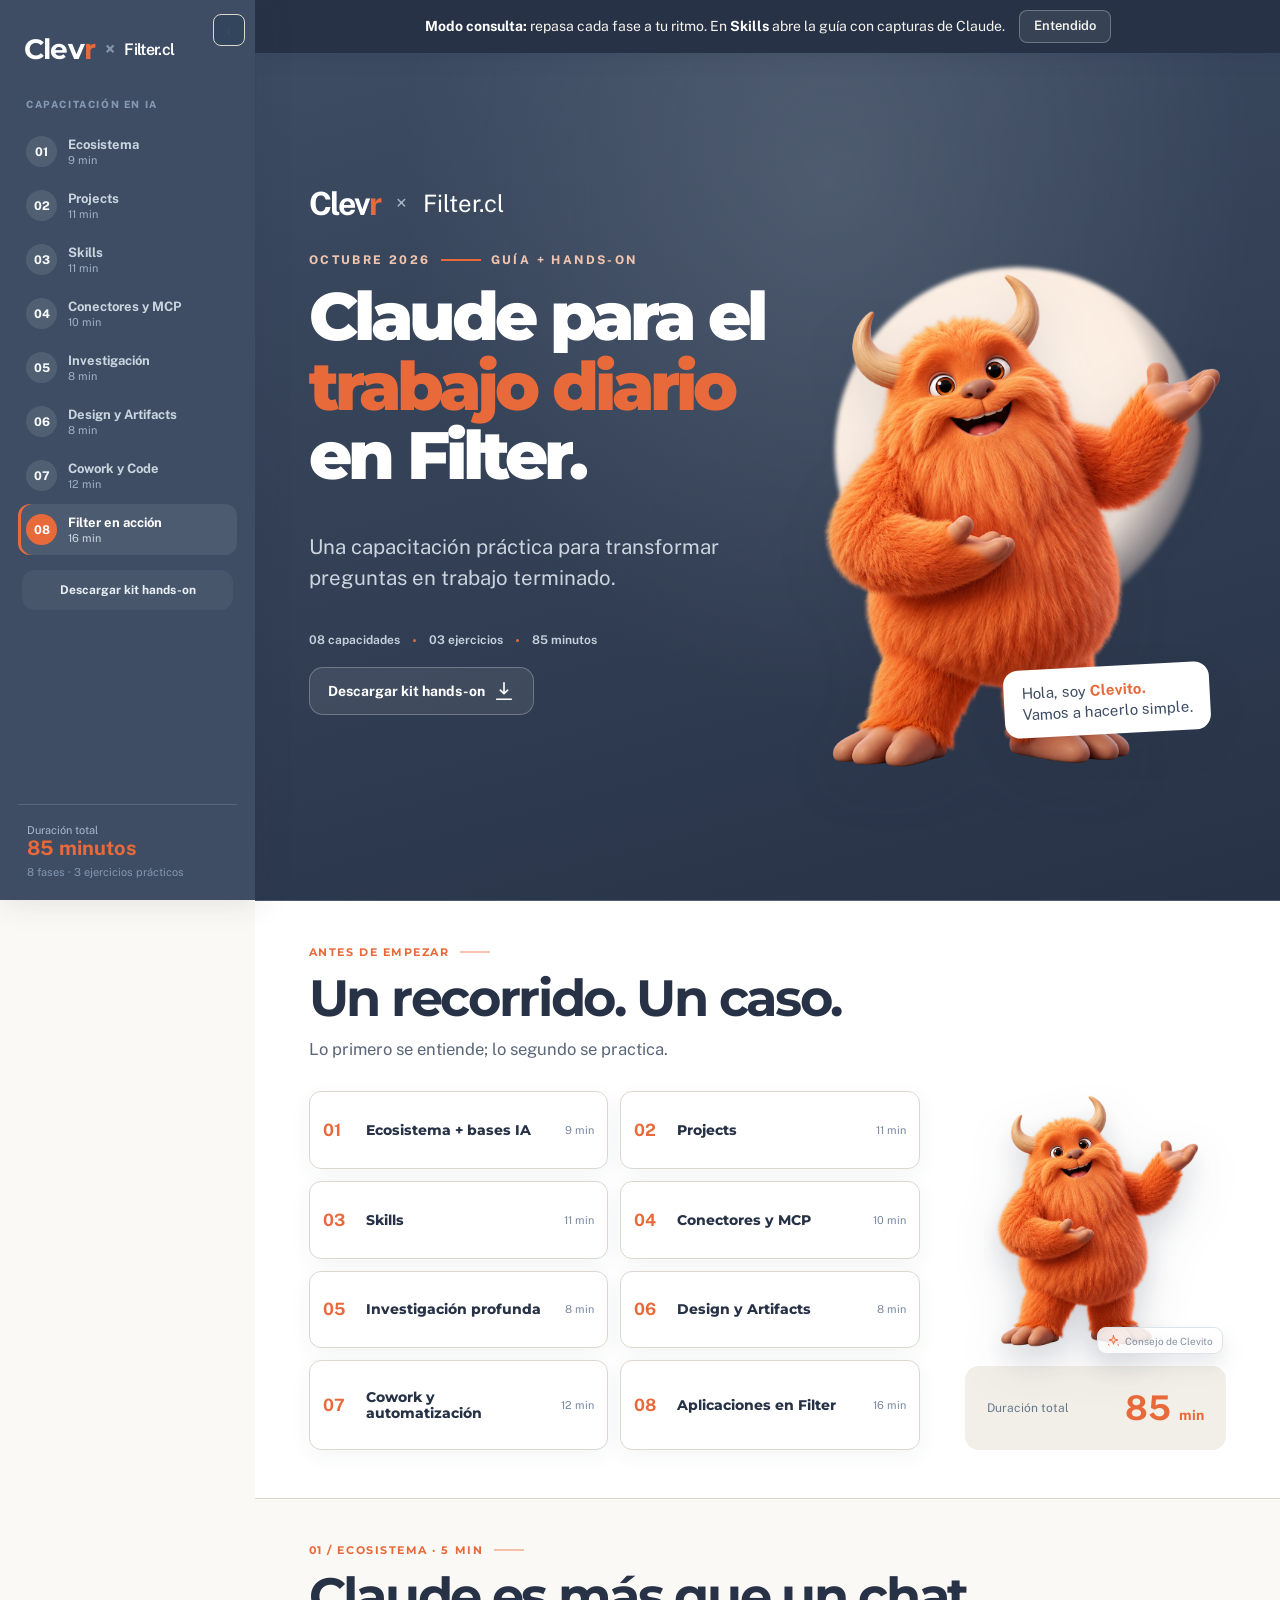
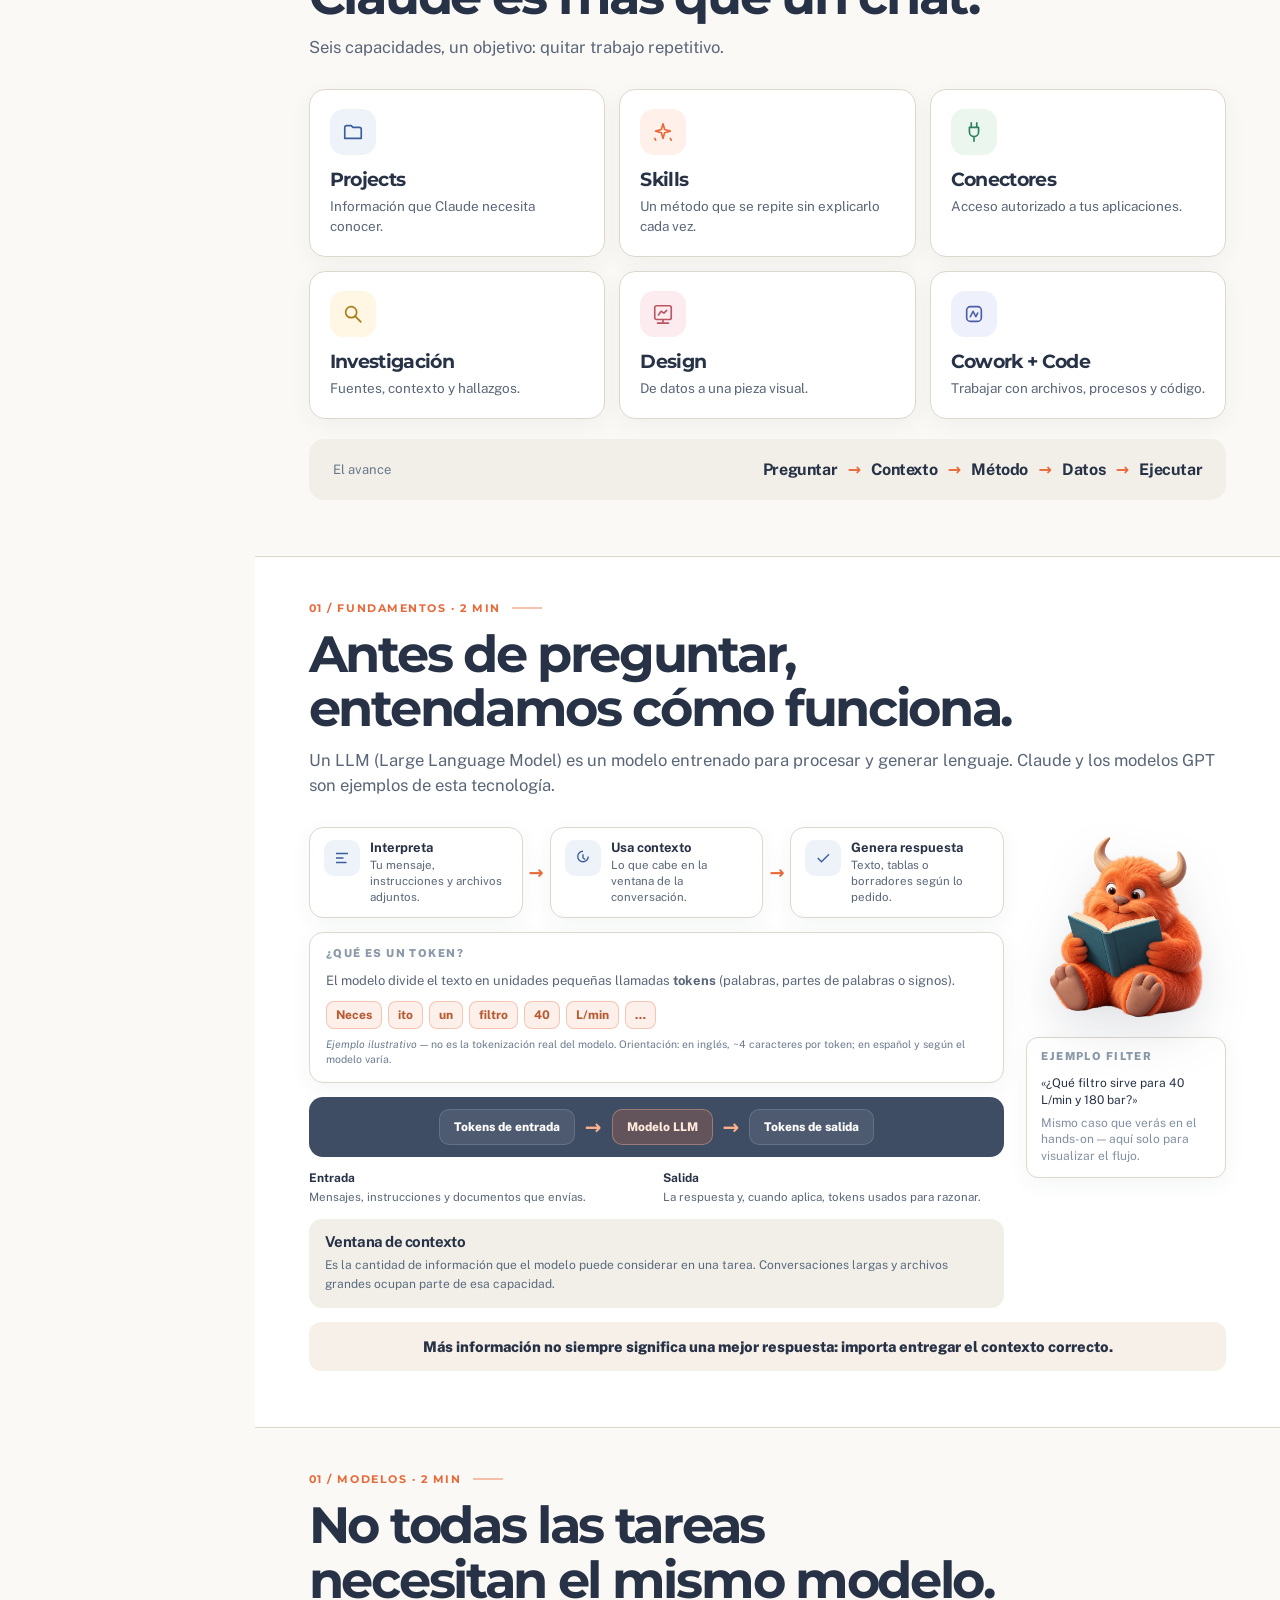
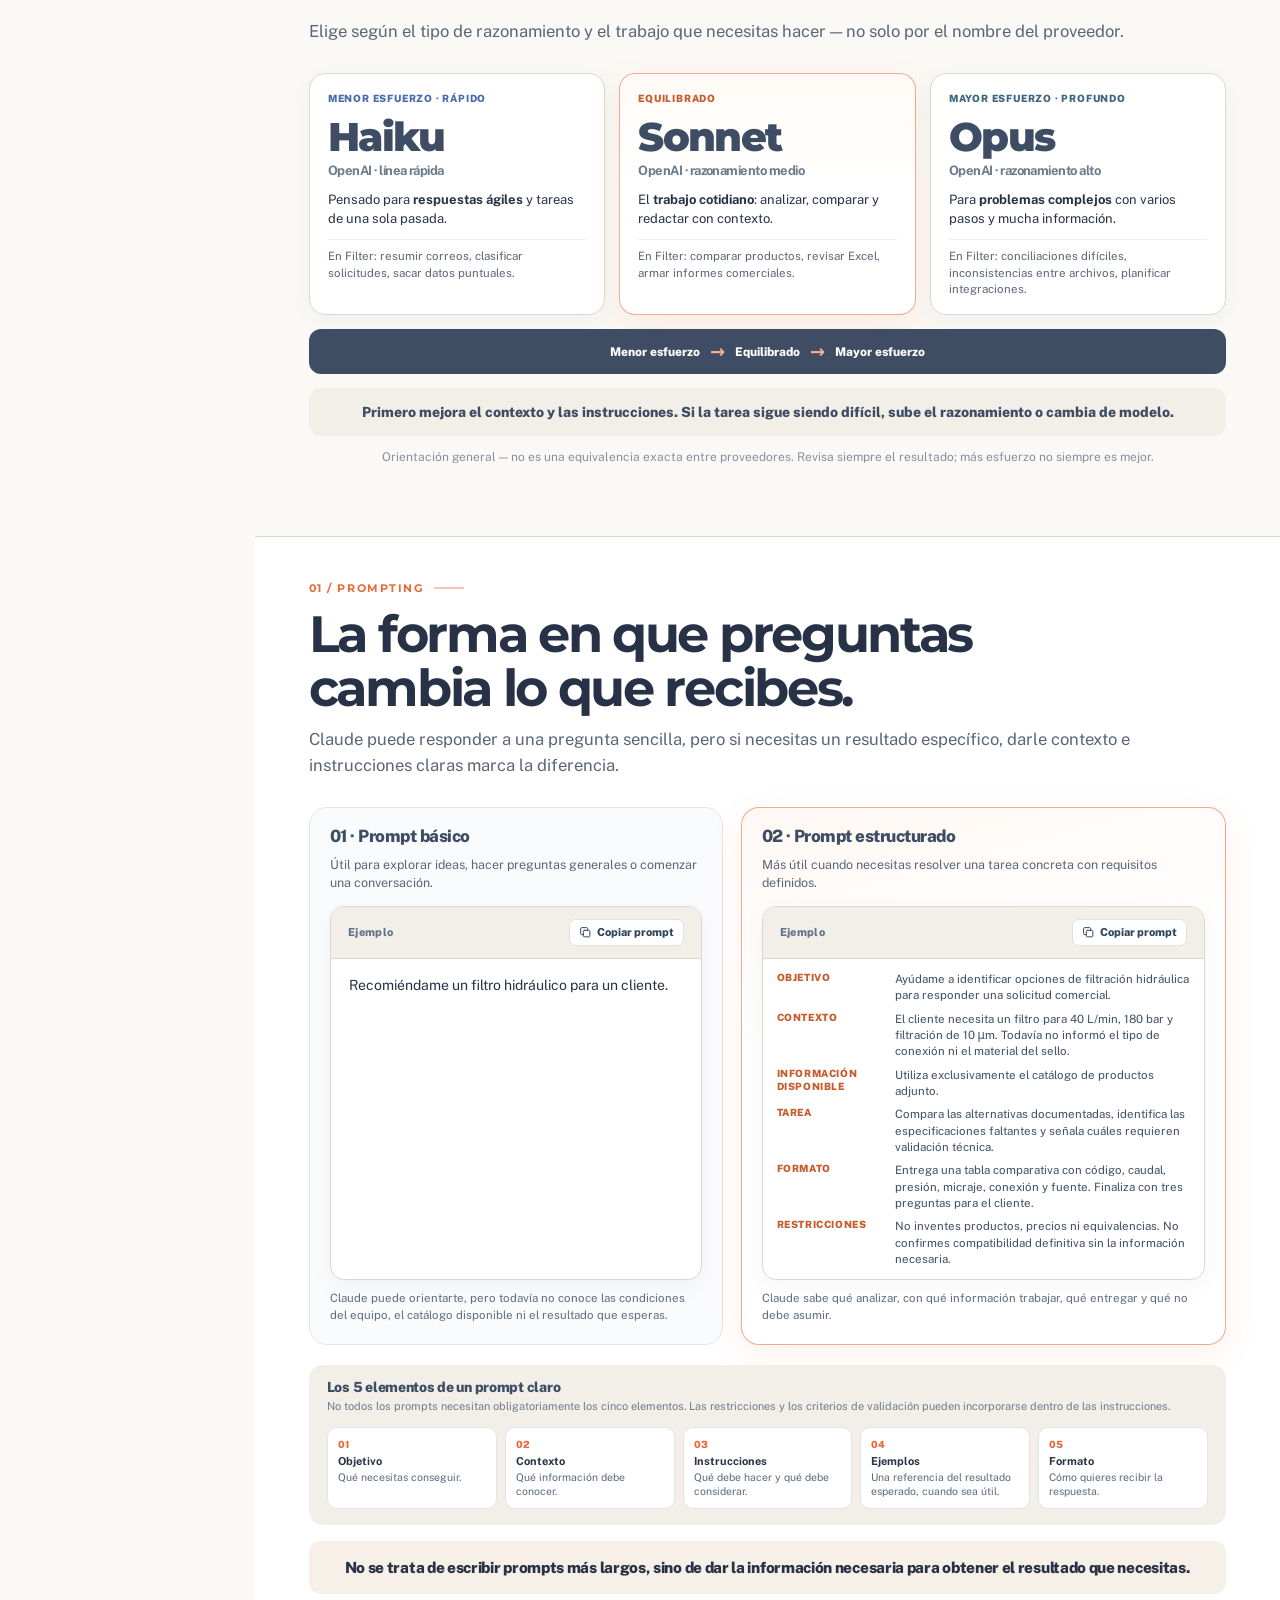
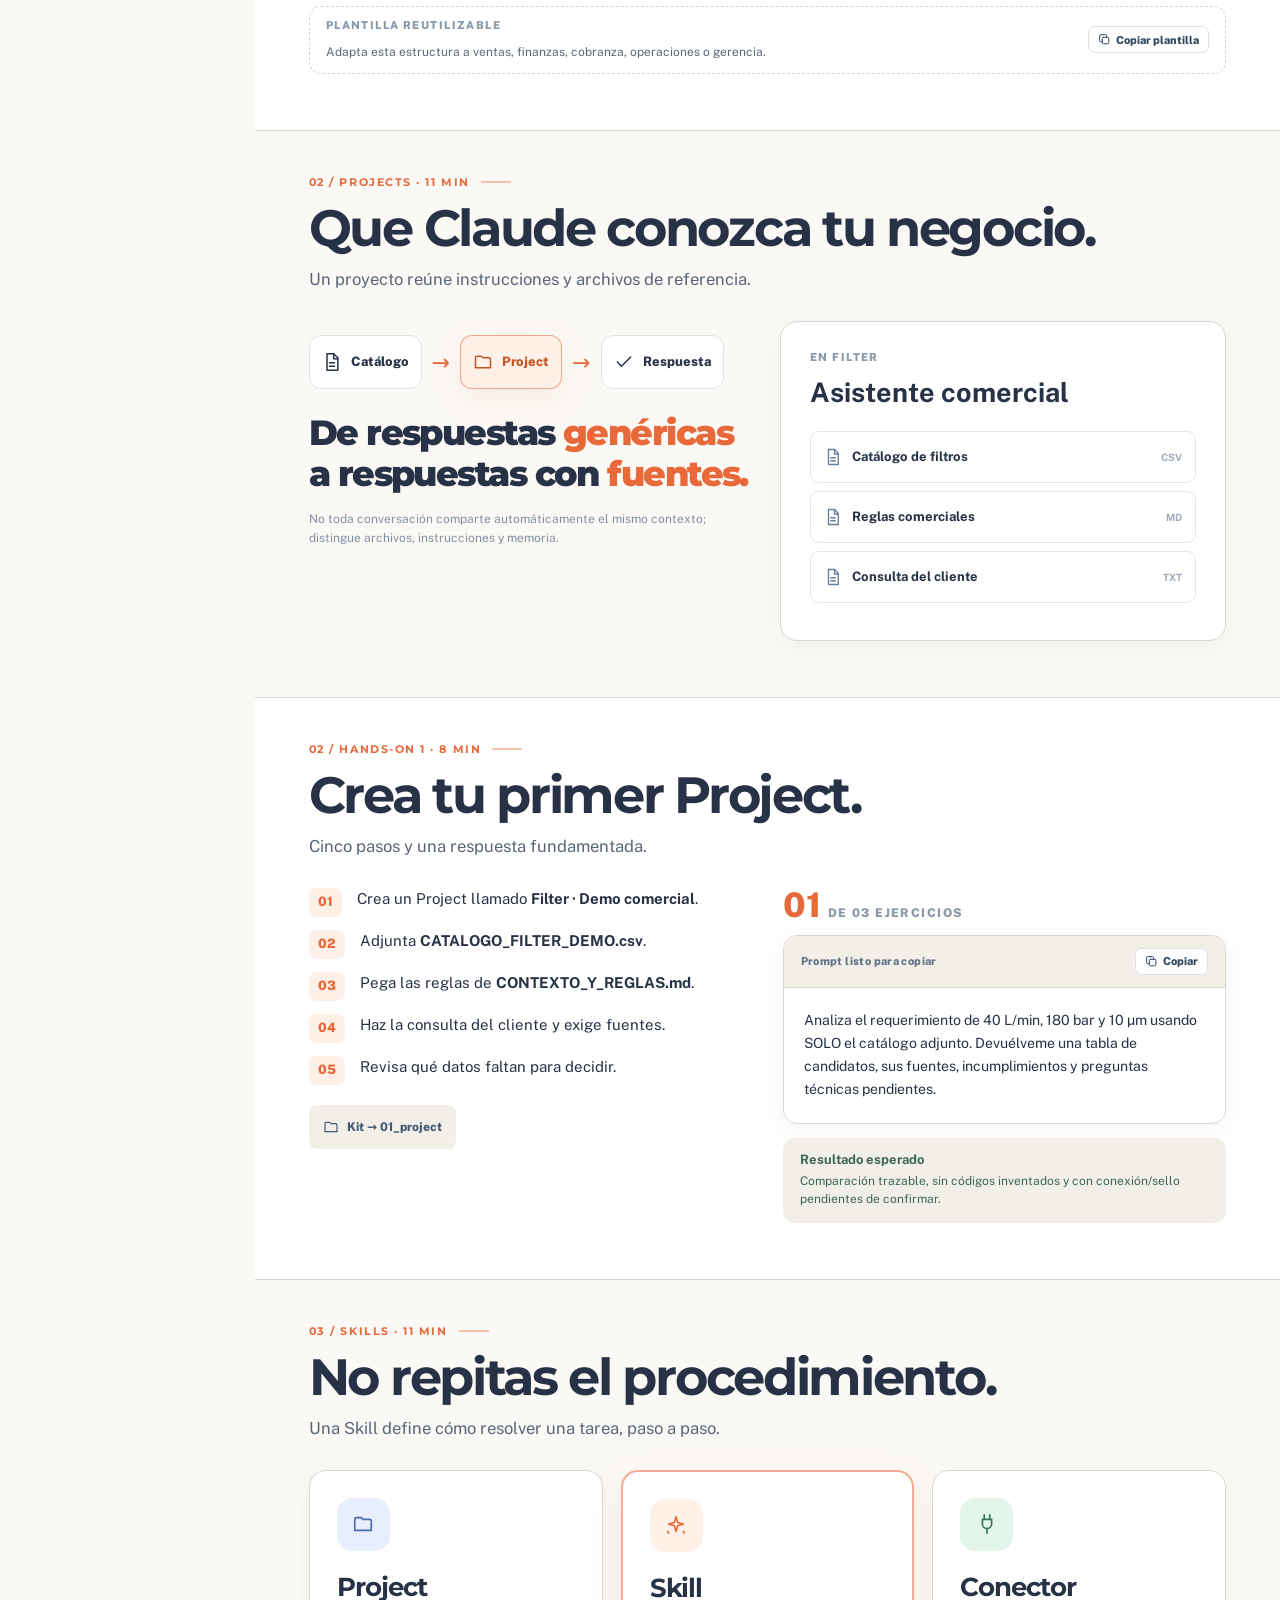
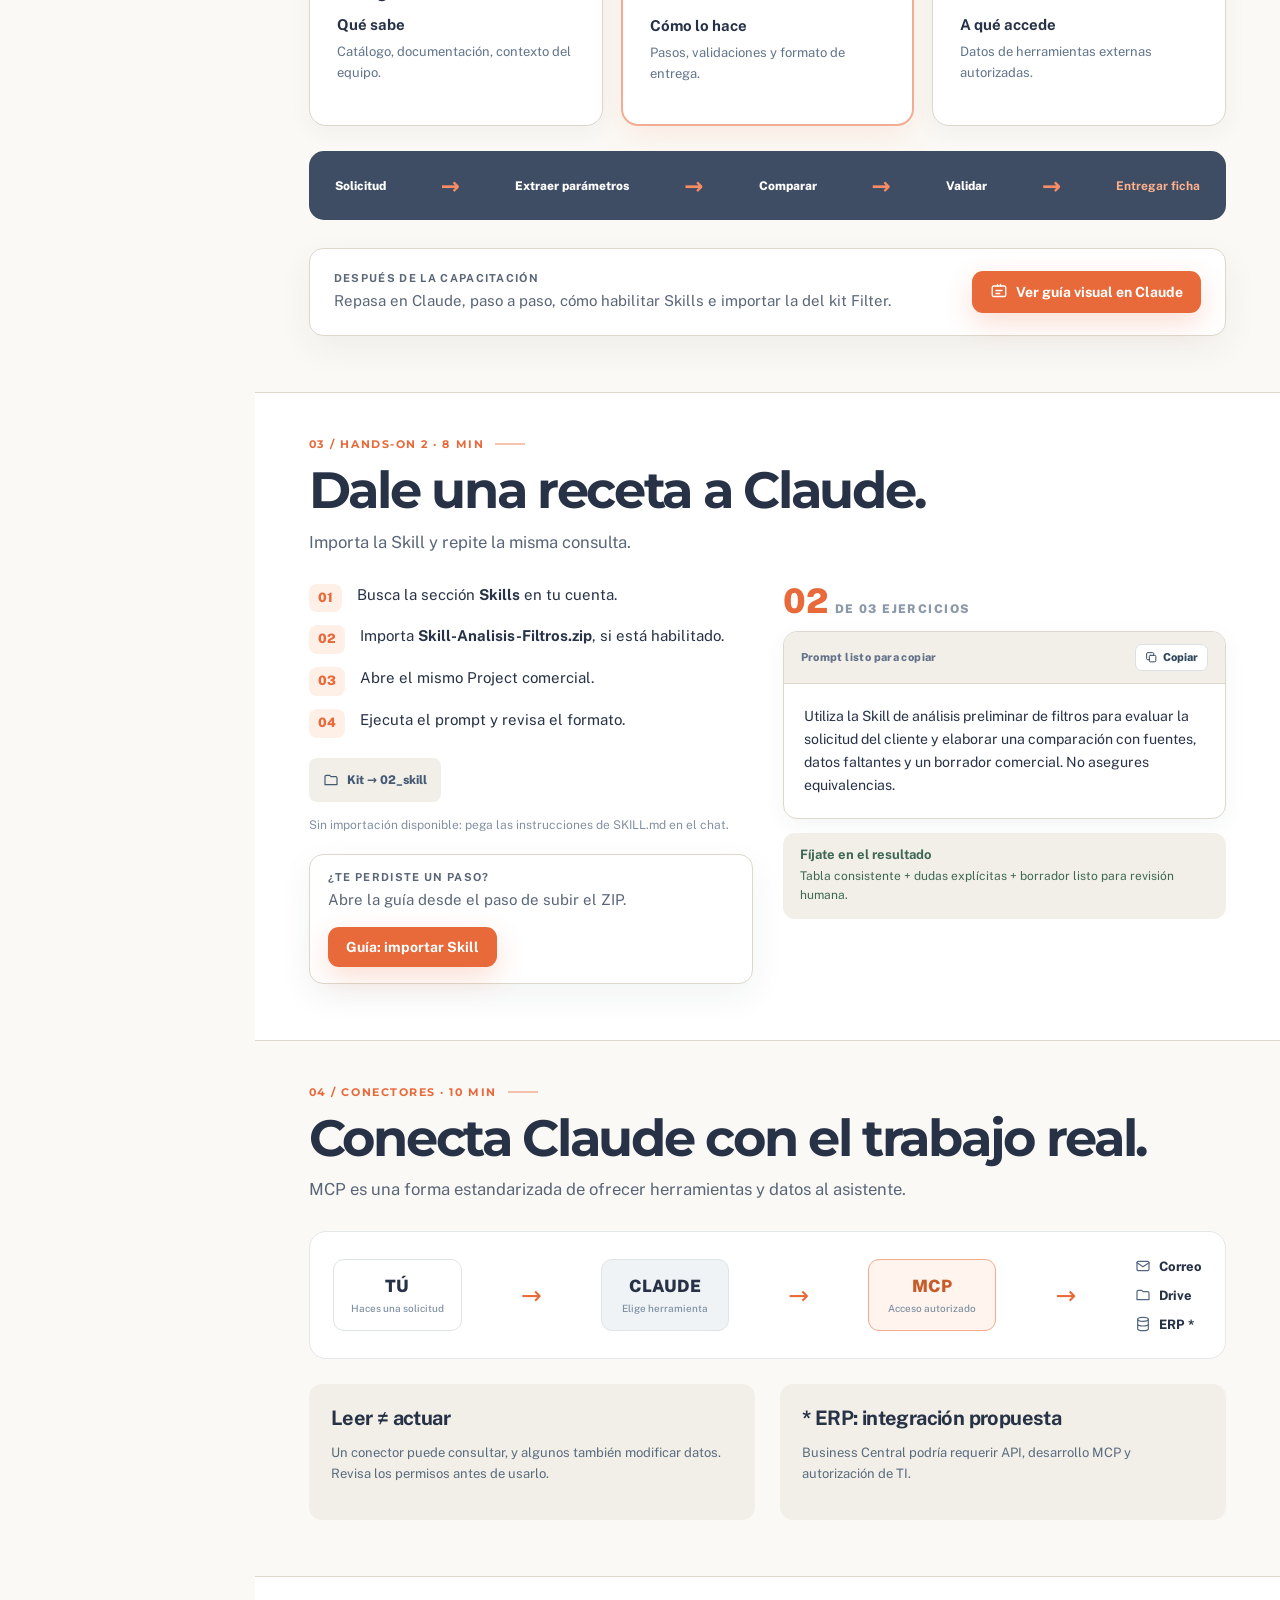
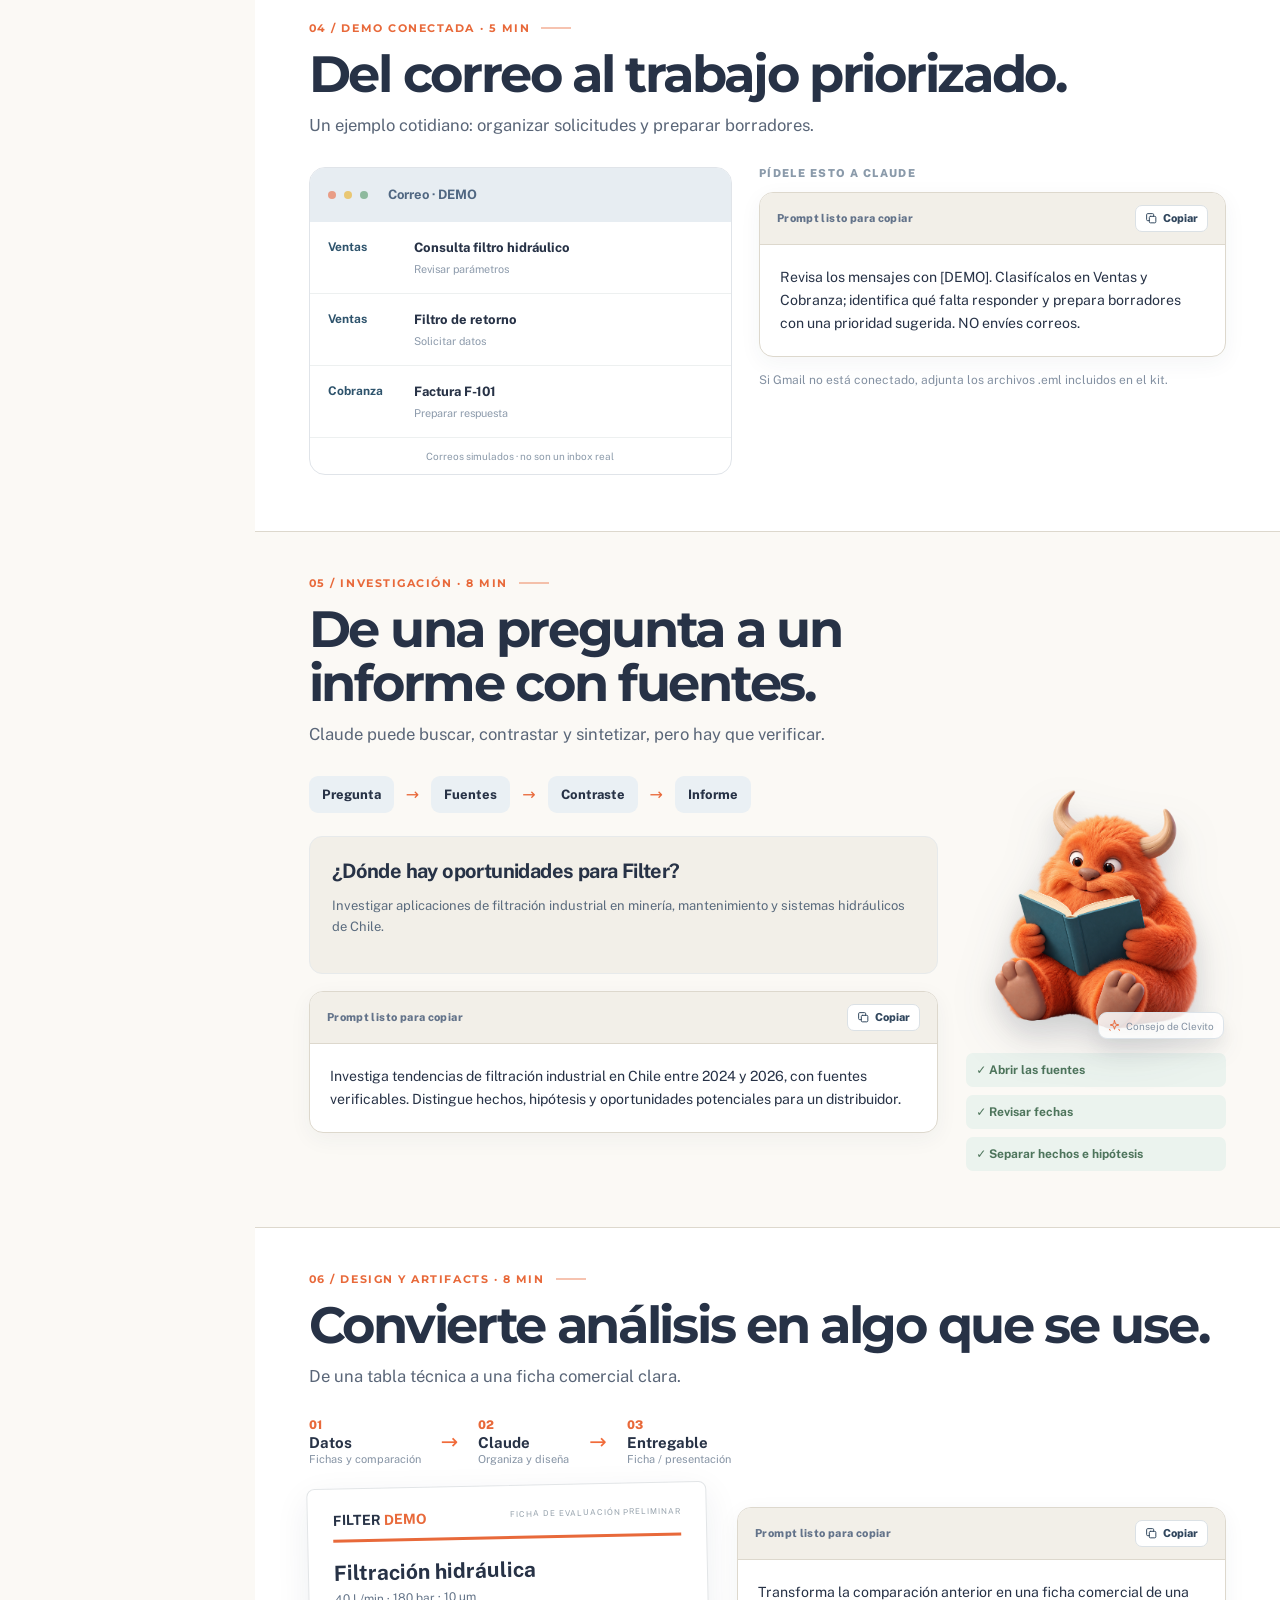
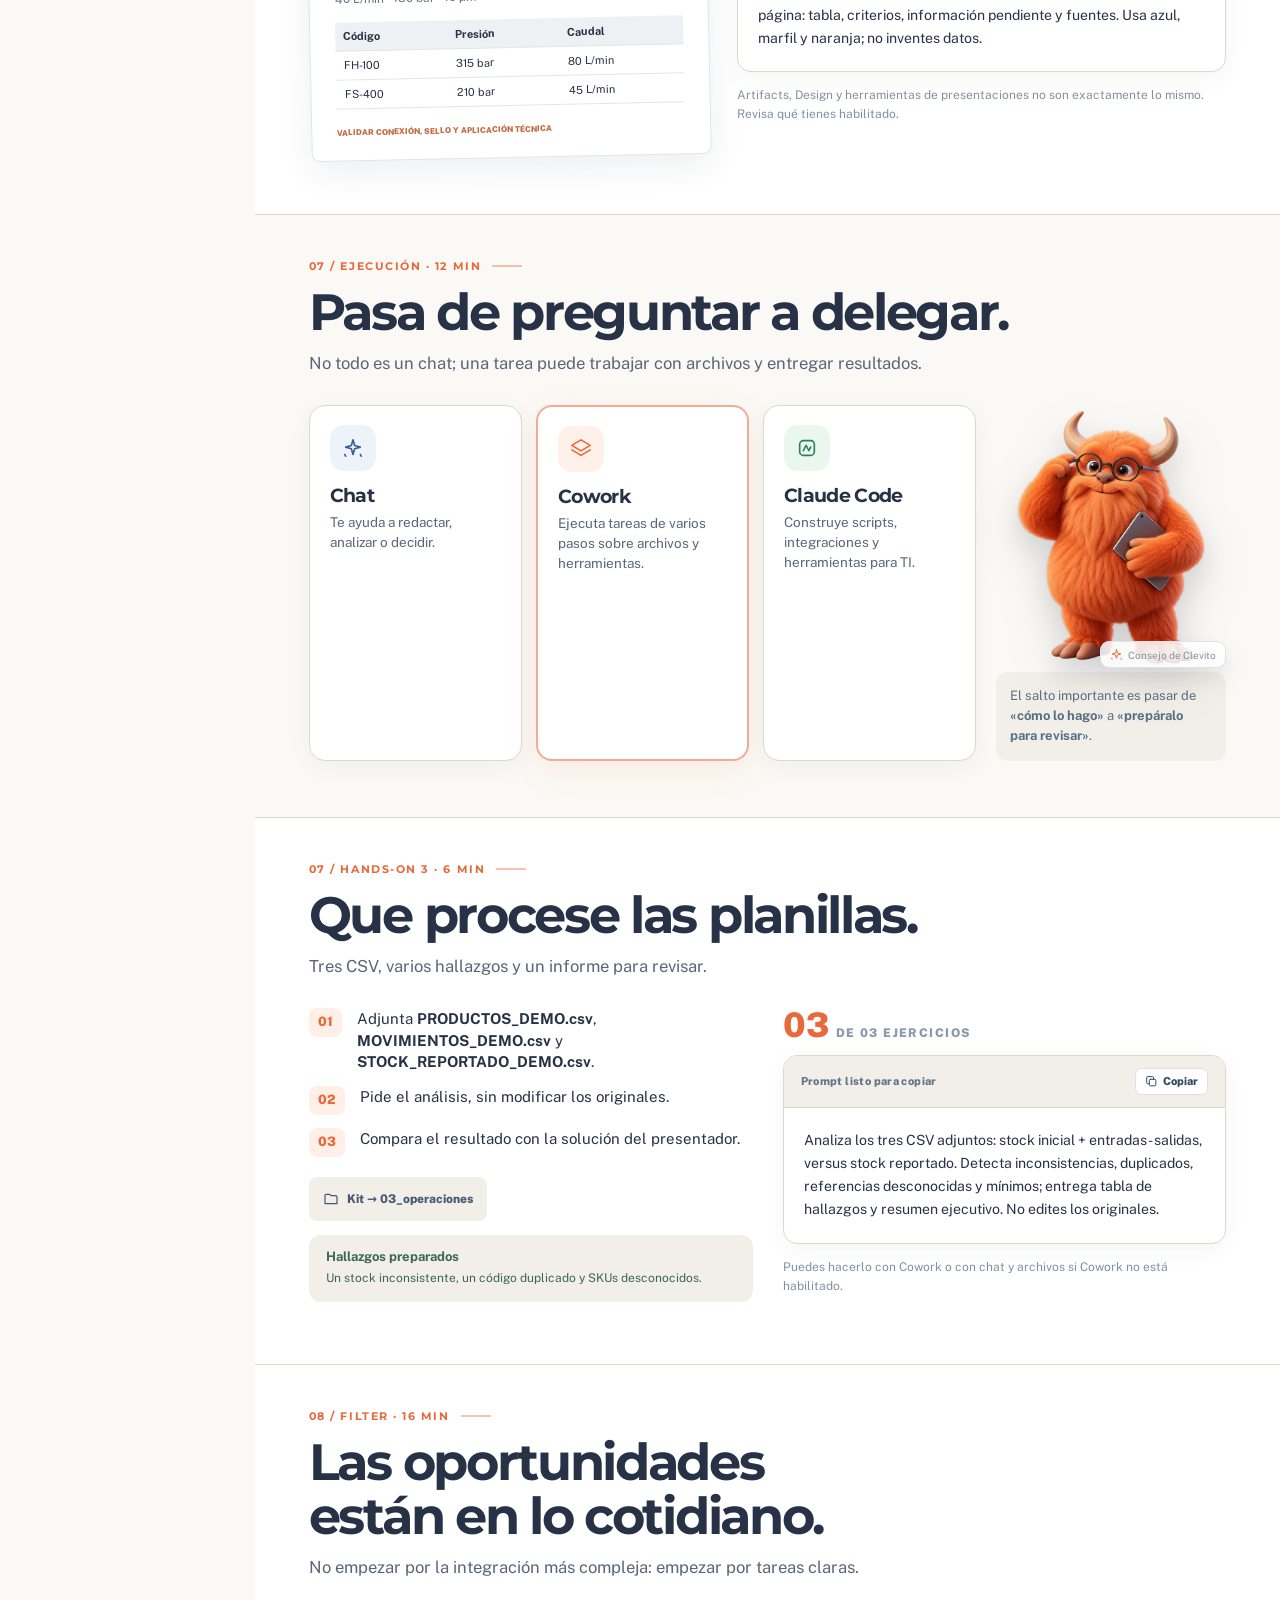
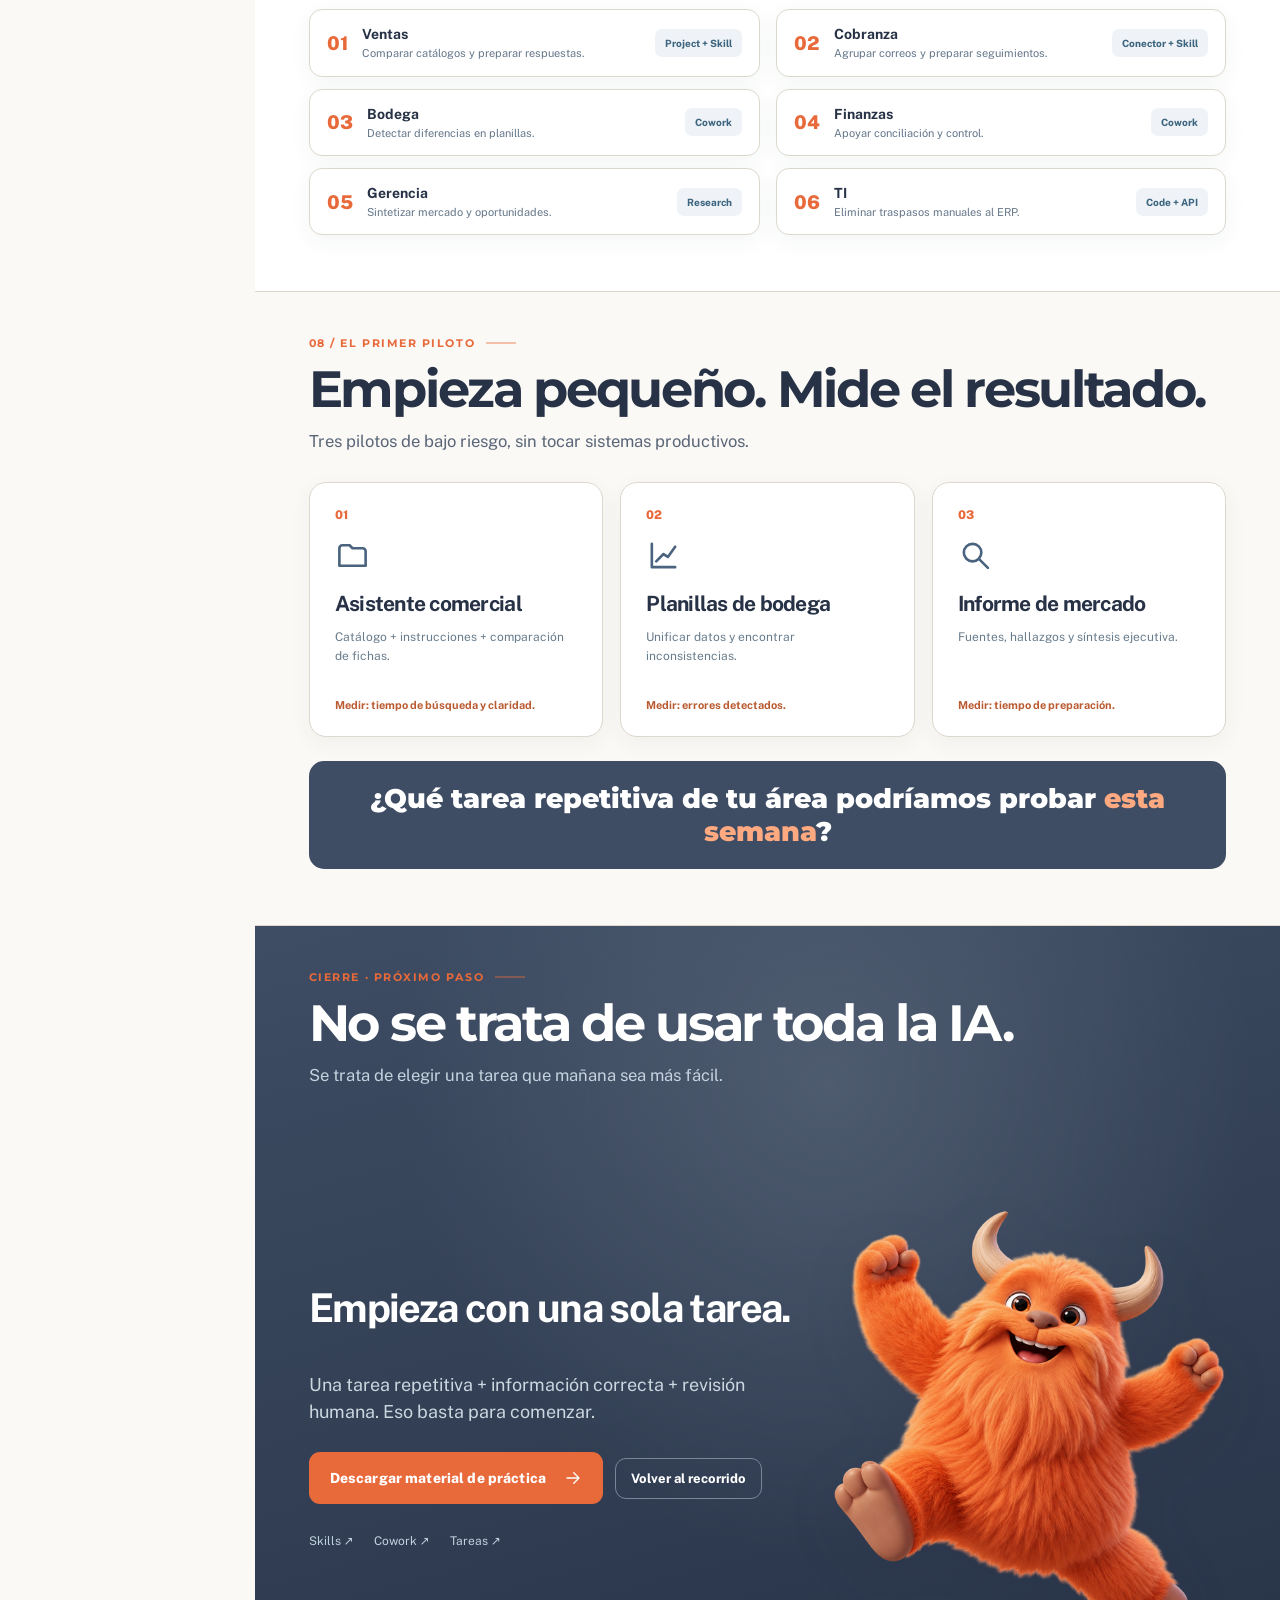
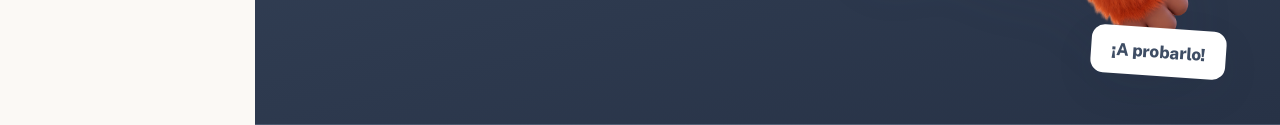
<file: docs/index.html>
<!DOCTYPE html>
<html lang="es" data-brand="clevr">
<head>
<meta charset="UTF-8">
<meta name="viewport" content="width=device-width, initial-scale=1">
<meta name="theme-color" content="#3E4D64">
<title>Clevr × Filter · Claude para el trabajo diario</title>
<link rel="icon" href="favicon.ico" sizes="any">
<link rel="icon" type="image/png" sizes="32x32" href="assets/images/favicon-32.png">
<link rel="apple-touch-icon" href="assets/images/apple-touch-icon.png">
<link rel="preconnect" href="https://fonts.googleapis.com">
<link rel="preconnect" href="https://fonts.gstatic.com" crossorigin>
<link href="https://fonts.googleapis.com/css2?family=JetBrains+Mono:wght@500&family=Montserrat:wght@600;700;800&family=Public+Sans:wght@400;500;600;700&display=swap" rel="stylesheet">
<link rel="stylesheet" href="assets/css/presentation.css">
<link rel="stylesheet" href="assets/css/marca-clevr.css">
<link rel="stylesheet" href="assets/css/review-guides.css">
</head>
<body><div class="post-review-banner" id="post-review-banner" role="region" aria-label="Modo consulta"><span><strong>Modo consulta:</strong> repasa cada fase a tu ritmo. En <strong>Skills</strong> abre la guía con capturas de Claude.</span><button type="button" id="post-review-banner-dismiss">Entendido</button></div><div class="shell"><aside class="sidebar" id="sidebar-nav">
<button type="button" class="sidebar-collapse-handle" id="sidebar-collapse-handle" aria-label="Ocultar menú lateral" aria-controls="sidebar-nav" aria-expanded="true" title="Ocultar panel">‹</button>
<div class="brand"><strong>Clev<span class="r">r</span></strong><span class="cross">×</span><span class="filter">Filter.cl</span></div>
<div class="nav-caption">CAPACITACIÓN EN IA</div>
<button class="nav-btn" type="button" data-phase="0"><span class="n">01</span><span><b>Ecosistema</b><small>9 min</small></span></button>
<button class="nav-btn" type="button" data-phase="1"><span class="n">02</span><span><b>Projects</b><small>11 min</small></span></button>
<button class="nav-btn" type="button" data-phase="2"><span class="n">03</span><span><b>Skills</b><small>11 min</small></span></button>
<button class="nav-btn" type="button" data-phase="3"><span class="n">04</span><span><b>Conectores y MCP</b><small>10 min</small></span></button>
<button class="nav-btn" type="button" data-phase="4"><span class="n">05</span><span><b>Investigación</b><small>8 min</small></span></button>
<button class="nav-btn" type="button" data-phase="5"><span class="n">06</span><span><b>Design y Artifacts</b><small>8 min</small></span></button>
<button class="nav-btn" type="button" data-phase="6"><span class="n">07</span><span><b>Cowork y Code</b><small>12 min</small></span></button>
<button class="nav-btn" type="button" data-phase="7"><span class="n">08</span><span><b>Filter en acción</b><small>16 min</small></span></button>
<div class="sidebar-download"><a class="kit-dl" href="downloads/Kit-Demo-Filter-Clevr.zip" data-kit-download>Descargar kit hands-on</a></div>
<div class="side-bottom">Duración total<strong>85 minutos</strong><div class="tiny">8 fases · 3 ejercicios prácticos</div></div>
</aside><button type="button" class="sidebar-edge-toggle" id="sidebar-edge-toggle" aria-label="Mostrar menú lateral" aria-expanded="false" hidden>▶</button><div class="main"><div class="chapters">
<section class="chapter slide cover-slide" id="portada" data-phase="-1" data-mode="dark" data-notes="" aria-label="Portada"><div class="body">
<div class="cover-layout"><div class="cover-left"><div class="brand-line"><strong>Clev<span>r</span></strong><b>×</b><span>Filter.cl</span></div><div class="cover-marker">OCTUBRE 2026 <span class="marker-rule"></span> GUÍA + HANDS-ON</div><h1>Claude para el<br><em>trabajo diario</em><br>en Filter.</h1><p>Una capacitación práctica para transformar preguntas en trabajo terminado.</p><div class="hero-stats"><span>08 capacidades</span><i></i><span>03 ejercicios</span><i></i><span>85 minutos</span></div><div class="cover-download"><a class="kit-dl" href="downloads/Kit-Demo-Filter-Clevr.zip" data-kit-download>Descargar kit hands-on <svg viewBox="0 0 24 24" fill="none" stroke="currentColor" stroke-width="1.8" stroke-linecap="round" stroke-linejoin="round" aria-hidden="true"><path d="M12 3v12m0 0 4-4m-4 4-4-4M4 21h16"/></svg></a></div></div><div class="cover-figure"><div class="sun-disc"></div><img class="mascot hero-mascot" src="assets/images/clevito-hero.png" alt="Clevito, mascota naranja de Clevr" loading="eager" draggable="false" /><span class="hero-aside">Hola, soy <b>Clevito.</b><br>Vamos a hacerlo simple.</span></div></div></div></section>
<section class="chapter slide agenda-slide" id="agenda" data-phase="-1" data-mode="light" data-notes="Presenta el hilo conductor. Se trabaja con datos ficticios; el material puede compartirse luego." aria-label="Recorrido"><div class="kicker">ANTES DE EMPEZAR</div><h2>Un recorrido. Un caso.</h2><p class="subtitle">Lo primero se entiende; lo segundo se practica.</p><div class="body">
<div class="agenda-layout"><div class="agenda-grid"><div class="agenda-row"><b>01</b><span>Ecosistema + bases IA</span><small>9 min</small></div><div class="agenda-row"><b>02</b><span>Projects</span><small>11 min</small></div><div class="agenda-row"><b>03</b><span>Skills</span><small>11 min</small></div><div class="agenda-row"><b>04</b><span>Conectores y MCP</span><small>10 min</small></div><div class="agenda-row"><b>05</b><span>Investigación profunda</span><small>8 min</small></div><div class="agenda-row"><b>06</b><span>Design y Artifacts</span><small>8 min</small></div><div class="agenda-row"><b>07</b><span>Cowork y automatización</span><small>12 min</small></div><div class="agenda-row"><b>08</b><span>Aplicaciones en Filter</span><small>16 min</small></div></div><aside class="agenda-side"><button class="mascot-wrap " type="button" aria-label="Consejo de Clevito" data-tip="El objetivo no es memorizar cada herramienta; es identificar una tarea real para mejorar."><img class="mascot " src="assets/images/clevito-presenta.png" alt="Clevito, mascota naranja de Clevr" loading="eager" draggable="false" /><span class="tip-hint"><svg viewBox="0 0 24 24" fill="none" stroke="currentColor" stroke-width="1.8" stroke-linecap="round" stroke-linejoin="round" aria-hidden="true"><path d="m12 3 1.8 6.2L20 11l-6.2 1.8L12 19l-1.8-6.2L4 11l6.2-1.8z"/><path d="m20 19 1 2m-18-2 1 2"/></svg> Consejo de Clevito</span></button><div class="sum-time"><span>Duración total</span><strong>85 <small>min</small></strong></div></aside></div></div></section>
<section class="chapter slide ecosystem-slide" id="ecosistema" data-phase="0" data-mode="light" data-notes="Pregunta al público: ¿cuántos han pedido algo a una IA y han tenido que darle el contexto otra vez? El caso transversal será una solicitud de filtros." aria-label="Ecosistema"><div class="kicker">01 / ECOSISTEMA · 5 MIN</div><h2>Claude es más que un chat.</h2><p class="subtitle">Seis capacidades, un objetivo: quitar trabajo repetitivo.</p><div class="body">
<div class="feature-grid six"><div class="feature "><div class="symbol"><svg viewBox="0 0 24 24" fill="none" stroke="currentColor" stroke-width="1.8" stroke-linecap="round" stroke-linejoin="round" aria-hidden="true"><path d="M3 7a2 2 0 0 1 2-2h5l2 2h7a2 2 0 0 1 2 2v10H3z"/></svg></div><h3>Projects</h3><p>Información que Claude necesita conocer.</p></div><div class="feature "><div class="symbol"><svg viewBox="0 0 24 24" fill="none" stroke="currentColor" stroke-width="1.8" stroke-linecap="round" stroke-linejoin="round" aria-hidden="true"><path d="m12 3 1.8 6.2L20 11l-6.2 1.8L12 19l-1.8-6.2L4 11l6.2-1.8z"/><path d="m20 19 1 2m-18-2 1 2"/></svg></div><h3>Skills</h3><p>Un método que se repite sin explicarlo cada vez.</p></div><div class="feature "><div class="symbol"><svg viewBox="0 0 24 24" fill="none" stroke="currentColor" stroke-width="1.8" stroke-linecap="round" stroke-linejoin="round" aria-hidden="true"><path d="M9 2v5m6-5v5M7 7h10v5a5 5 0 0 1-10 0zM12 17v5"/></svg></div><h3>Conectores</h3><p>Acceso autorizado a tus aplicaciones.</p></div><div class="feature "><div class="symbol"><svg viewBox="0 0 24 24" fill="none" stroke="currentColor" stroke-width="1.8" stroke-linecap="round" stroke-linejoin="round" aria-hidden="true"><circle cx="10" cy="10" r="6"/><path d="m14.5 14.5 6 6"/></svg></div><h3>Investigación</h3><p>Fuentes, contexto y hallazgos.</p></div><div class="feature "><div class="symbol"><svg viewBox="0 0 24 24" fill="none" stroke="currentColor" stroke-width="1.8" stroke-linecap="round" stroke-linejoin="round" aria-hidden="true"><rect x="3" y="3" width="18" height="15" rx="2"/><path d="M12 18v4m-6 0h12M7 13l3-4 3 2 3-3"/></svg></div><h3>Design</h3><p>De datos a una pieza visual.</p></div><div class="feature "><div class="symbol"><svg viewBox="0 0 24 24" fill="none" stroke="currentColor" stroke-width="1.8" stroke-linecap="round" stroke-linejoin="round" aria-hidden="true"><rect x="4" y="4" width="16" height="16" rx="4"/><path d="M8 15 11 9l3 6 2-4"/></svg></div><h3>Cowork + Code</h3><p>Trabajar con archivos, procesos y código.</p></div></div><div class="one-line"><span>El avance</span><strong>Preguntar <em>→</em> Contexto <em>→</em> Método <em>→</em> Datos <em>→</em> Ejecutar</strong></div></div></section>
<section class="chapter slide llm-intro-slide" id="intro-llm" data-phase="0" data-mode="light" data-notes="2 min: LLM = lenguaje, no base de datos mágica. Tokens = unidades de texto; el ejemplo de fragmentos es ilustrativo. Ventana de contexto = límite de lo que entra en una sola tarea. Cierra con: más contexto no siempre es mejor." aria-label="Fundamentos IA"><div class="kicker">01 / FUNDAMENTOS · 2 MIN</div><h2>Antes de preguntar, entendamos cómo funciona.</h2><p class="subtitle">Un LLM (Large Language Model) es un modelo entrenado para procesar y generar lenguaje. Claude y los modelos GPT son ejemplos de esta tecnología.</p><div class="body">
<div class="llm-intro-layout"><div class="llm-intro-main"><div class="llm-process-steps"><div class="llm-step"><span class="llm-step-icon" aria-hidden="true"><svg viewBox="0 0 24 24" fill="none" stroke="currentColor" stroke-width="1.8"><path d="M4 6h16M4 12h10M4 18h14"/></svg></span><div><b>Interpreta</b><p>Tu mensaje, instrucciones y archivos adjuntos.</p></div></div><div class="llm-step-arrow" aria-hidden="true">→</div><div class="llm-step"><span class="llm-step-icon" aria-hidden="true"><svg viewBox="0 0 24 24" fill="none" stroke="currentColor" stroke-width="1.8"><path d="M12 3a7 7 0 1 0 7 7"/><path d="M12 7v5l3 2"/></svg></span><div><b>Usa contexto</b><p>Lo que cabe en la ventana de la conversación.</p></div></div><div class="llm-step-arrow" aria-hidden="true">→</div><div class="llm-step"><span class="llm-step-icon" aria-hidden="true"><svg viewBox="0 0 24 24" fill="none" stroke="currentColor" stroke-width="1.8"><path d="m5 12 5 5L20 7"/></svg></span><div><b>Genera respuesta</b><p>Texto, tablas o borradores según lo pedido.</p></div></div></div>
<div class="token-block"><span class="mini-label">¿QUÉ ES UN TOKEN?</span><p class="token-lead">El modelo divide el texto en unidades pequeñas llamadas <strong>tokens</strong> (palabras, partes de palabras o signos).</p><div class="token-demo" role="img" aria-label="Ejemplo ilustrativo de fragmentación en tokens"><span class="token-chip">Neces</span><span class="token-chip">ito</span><span class="token-chip"> un</span><span class="token-chip"> filtro</span><span class="token-chip"> 40</span><span class="token-chip"> L/min</span><span class="token-chip token-chip--muted">…</span></div><p class="token-note"><em>Ejemplo ilustrativo</em> — no es la tokenización real del modelo. Orientación: en inglés, ~4 caracteres por token; en español y según el modelo varía.</p></div>
<div class="llm-pipeline"><div class="llm-pipe-node">Tokens de entrada</div><span class="llm-pipe-arrow">→</span><div class="llm-pipe-node llm-pipe-node--core">Modelo LLM</div><span class="llm-pipe-arrow">→</span><div class="llm-pipe-node">Tokens de salida</div></div>
<div class="llm-io-grid"><div><b>Entrada</b><p>Mensajes, instrucciones y documentos que envías.</p></div><div><b>Salida</b><p>La respuesta y, cuando aplica, tokens usados para razonar.</p></div></div>
<div class="insight llm-context-insight"><h3>Ventana de contexto</h3><p>Es la cantidad de información que el modelo puede considerar en una tarea. Conversaciones largas y archivos grandes ocupan parte de esa capacidad.</p></div></div>
<aside class="llm-intro-aside"><img class="mascot" src="assets/images/clevito-lee.png" alt="" loading="lazy" width="200" height="250" /><div class="filter-micro-example"><span class="mini-label">EJEMPLO FILTER</span><p>«¿Qué filtro sirve para 40 L/min y 180 bar?»</p><p class="fineprint">Mismo caso que verás en el hands-on — aquí solo para visualizar el flujo.</p></div></aside></div>
<p class="llm-intro-banner"><strong>Más información no siempre significa una mejor respuesta: importa entregar el contexto correcto.</strong></p>
</div></section>
<section class="chapter slide model-picker-slide" id="intro-modelos" data-phase="0" data-mode="light" data-notes="2 min: nombra Haiku / Sonnet / Opus y el paralelo rápido–equilibrado–profundo en OpenAI. Énfasis: tipo de razonamiento y para qué está pensado cada uno, no equivalencias exactas. Cierra con la regla: primero contexto e instrucciones." aria-label="Modelos y razonamiento"><div class="kicker">01 / MODELOS · 2 MIN</div><h2>No todas las tareas necesitan el mismo modelo.</h2><p class="subtitle">Elige según el tipo de razonamiento y el trabajo que necesitas hacer — no solo por el nombre del proveedor.</p><div class="body">
<div class="model-tier-grid model-tier-grid--focus"><article class="model-tier model-tier--fast"><span class="model-reasoning-pill">Menor esfuerzo · rápido</span><div class="model-names"><p class="model-name model-name--claude">Haiku</p><p class="model-name model-name--openai">OpenAI · línea rápida</p></div><p class="model-purpose">Pensado para <strong>respuestas ágiles</strong> y tareas de una sola pasada.</p><p class="model-filter-use">En Filter: resumir correos, clasificar solicitudes, sacar datos puntuales.</p></article><article class="model-tier model-tier--balanced"><span class="model-reasoning-pill">Equilibrado</span><div class="model-names"><p class="model-name model-name--claude">Sonnet</p><p class="model-name model-name--openai">OpenAI · razonamiento medio</p></div><p class="model-purpose">El <strong>trabajo cotidiano</strong>: analizar, comparar y redactar con contexto.</p><p class="model-filter-use">En Filter: comparar productos, revisar Excel, armar informes comerciales.</p></article><article class="model-tier model-tier--deep"><span class="model-reasoning-pill">Mayor esfuerzo · profundo</span><div class="model-names"><p class="model-name model-name--claude">Opus</p><p class="model-name model-name--openai">OpenAI · razonamiento alto</p></div><p class="model-purpose">Para <strong>problemas complejos</strong> con varios pasos y mucha información.</p><p class="model-filter-use">En Filter: conciliaciones difíciles, inconsistencias entre archivos, planificar integraciones.</p></article></div>
<div class="effort-band"><span>Menor esfuerzo</span><i>→</i><span>Equilibrado</span><i>→</i><span>Mayor esfuerzo</span></div>
<div class="model-rule-banner"><strong>Primero mejora el contexto y las instrucciones. Si la tarea sigue siendo difícil, sube el razonamiento o cambia de modelo.</strong></div>
<p class="fineprint model-fineprint">Orientación general — no es una equivalencia exacta entre proveedores. Revisa siempre el resultado; más esfuerzo no siempre es mejor.</p>
</div></section>
<section class="chapter slide case-slide prompt-lesson-slide" id="caso-filter" data-phase="0" data-mode="light" data-notes="Compara en menos de dos minutos: el básico sirve para explorar; el estructurado cuando hay tarea, fuentes y formato. Menciona que no garantiza respuestas correctas, solo más claridad para revisar. El catálogo ficticio sigue en el kit para Projects y Skills." aria-label="Prompting"><div class="kicker">01 / PROMPTING</div><h2>La forma en que preguntas cambia lo que recibes.</h2><p class="subtitle">Claude puede responder a una pregunta sencilla, pero si necesitas un resultado específico, darle contexto e instrucciones claras marca la diferencia.</p><div class="body">
<div class="prompt-compare-grid"><article class="prompt-card prompt-card--basic"><h3>01 · Prompt básico</h3><p class="prompt-card-desc">Útil para explorar ideas, hacer preguntas generales o comenzar una conversación.</p><div class="prompt"><div class="prompt-top"><span>Ejemplo</span><button class="copy" type="button" data-copy="Recomiéndame un filtro hidráulico para un cliente."><svg viewBox="0 0 24 24" fill="none" stroke="currentColor" stroke-width="1.8" stroke-linecap="round" stroke-linejoin="round" aria-hidden="true"><rect x="8" y="8" width="12" height="12" rx="2"/><path d="M16 8V5a2 2 0 0 0-2-2H5a2 2 0 0 0-2 2v9a2 2 0 0 0 2 2h3"/></svg> Copiar prompt</button></div><div class="prompt-body prompt-body--simple">Recomiéndame un filtro hidráulico para un cliente.</div></div><p class="prompt-card-note">Claude puede orientarte, pero todavía no conoce las condiciones del equipo, el catálogo disponible ni el resultado que esperas.</p></article><article class="prompt-card prompt-card--structured"><h3>02 · Prompt estructurado</h3><p class="prompt-card-desc">Más útil cuando necesitas resolver una tarea concreta con requisitos definidos.</p><div class="prompt"><div class="prompt-top"><span>Ejemplo</span><button class="copy" type="button" data-copy="Objetivo: Ayúdame a identificar opciones de filtración hidráulica para responder una solicitud comercial.

Contexto: El cliente necesita un filtro para 40 L/min, 180 bar y filtración de 10 μm. Todavía no informó el tipo de conexión ni el material del sello.

Información disponible: Utiliza exclusivamente el catálogo de productos adjunto.

Tarea: Compara las alternativas documentadas, identifica las especificaciones faltantes y señala cuáles requieren validación técnica.

Formato: Entrega una tabla comparativa con código, caudal, presión, micraje, conexión y fuente. Finaliza con tres preguntas para el cliente.

Restricciones: No inventes productos, precios ni equivalencias. No confirmes compatibilidad definitiva sin la información necesaria."><svg viewBox="0 0 24 24" fill="none" stroke="currentColor" stroke-width="1.8" stroke-linecap="round" stroke-linejoin="round" aria-hidden="true"><rect x="8" y="8" width="12" height="12" rx="2"/><path d="M16 8V5a2 2 0 0 0-2-2H5a2 2 0 0 0-2 2v9a2 2 0 0 0 2 2h3"/></svg> Copiar prompt</button></div><div class="prompt-body prompt-body--structured"><div class="prompt-field-grid"><div class="prompt-field-row"><span class="prompt-field-label">Objetivo</span><p>Ayúdame a identificar opciones de filtración hidráulica para responder una solicitud comercial.</p></div><div class="prompt-field-row"><span class="prompt-field-label">Contexto</span><p>El cliente necesita un filtro para 40 L/min, 180 bar y filtración de 10 μm. Todavía no informó el tipo de conexión ni el material del sello.</p></div><div class="prompt-field-row"><span class="prompt-field-label">Información disponible</span><p>Utiliza exclusivamente el catálogo de productos adjunto.</p></div><div class="prompt-field-row"><span class="prompt-field-label">Tarea</span><p>Compara las alternativas documentadas, identifica las especificaciones faltantes y señala cuáles requieren validación técnica.</p></div><div class="prompt-field-row"><span class="prompt-field-label">Formato</span><p>Entrega una tabla comparativa con código, caudal, presión, micraje, conexión y fuente. Finaliza con tres preguntas para el cliente.</p></div><div class="prompt-field-row"><span class="prompt-field-label">Restricciones</span><p>No inventes productos, precios ni equivalencias. No confirmes compatibilidad definitiva sin la información necesaria.</p></div></div></div></div><p class="prompt-card-note">Claude sabe qué analizar, con qué información trabajar, qué entregar y qué no debe asumir.</p></article></div>
<div class="prompt-elements-strip"><h3>Los 5 elementos de un prompt claro</h3><p class="prompt-elements-hint">No todos los prompts necesitan obligatoriamente los cinco elementos. Las restricciones y los criterios de validación pueden incorporarse dentro de las instrucciones.</p><ol class="prompt-elements-list"><li><span class="prompt-el-num">01</span><strong>Objetivo</strong>Qué necesitas conseguir.</li><li><span class="prompt-el-num">02</span><strong>Contexto</strong>Qué información debe conocer.</li><li><span class="prompt-el-num">03</span><strong>Instrucciones</strong>Qué debe hacer y qué debe considerar.</li><li><span class="prompt-el-num">04</span><strong>Ejemplos</strong>Una referencia del resultado esperado, cuando sea útil.</li><li><span class="prompt-el-num">05</span><strong>Formato</strong>Cómo quieres recibir la respuesta.</li></ol></div>
<p class="prompt-learning-banner"><strong>No se trata de escribir prompts más largos, sino de dar la información necesaria para obtener el resultado que necesitas.</strong></p>
<div class="prompt-template-bar"><div class="prompt-template-bar__text"><span class="mini-label">PLANTILLA REUTILIZABLE</span><p>Adapta esta estructura a ventas, finanzas, cobranza, operaciones o gerencia.</p></div><button class="copy copy--template" type="button" data-copy="Objetivo: Necesito que me ayudes a [resultado que quiero conseguir].

Contexto: Estoy trabajando en [situación, problema o área]. La información relevante es [antecedentes].

Información disponible: Utiliza [documentos, archivos, datos o fuentes].

Instrucciones: Realiza [acciones concretas]. Considera [condiciones o restricciones importantes].

Ejemplo (opcional): Un resultado similar al que espero es [ejemplo].

Formato de respuesta: Entrégame el resultado como [tabla, correo, resumen, presentación, archivo, etc.].

Validación: Si falta información, indícalo. No inventes datos y señala qué aspectos requieren revisión."><svg viewBox="0 0 24 24" fill="none" stroke="currentColor" stroke-width="1.8" stroke-linecap="round" stroke-linejoin="round" aria-hidden="true"><rect x="8" y="8" width="12" height="12" rx="2"/><path d="M16 8V5a2 2 0 0 0-2-2H5a2 2 0 0 0-2 2v9a2 2 0 0 0 2 2h3"/></svg> Copiar plantilla</button></div>
</div></section>
<section class="chapter slide " id="projects" data-phase="1" data-mode="light" data-notes="El proyecto responde qué sabe Claude. Crea un proyecto por área y utiliza documentos autorizados. Diferenciar conocimiento del proyecto de memoria. No prometer persistencia perfecta." aria-label="Projects"><div class="kicker">02 / PROJECTS · 11 MIN</div><h2>Que Claude conozca tu negocio.</h2><p class="subtitle">Un proyecto reúne instrucciones y archivos de referencia.</p><div class="body">
<div class="split-half"><div><div class="flow-row"><span class="flow-node"><svg viewBox="0 0 24 24" fill="none" stroke="currentColor" stroke-width="1.8" stroke-linecap="round" stroke-linejoin="round" aria-hidden="true"><path d="M6 2h8l5 5v15H6z"/><path d="M14 2v6h5M9 13h6m-6 4h6"/></svg> Catálogo</span><span class="flow-arr">→</span><span class="flow-node focus"><svg viewBox="0 0 24 24" fill="none" stroke="currentColor" stroke-width="1.8" stroke-linecap="round" stroke-linejoin="round" aria-hidden="true"><path d="M3 7a2 2 0 0 1 2-2h5l2 2h7a2 2 0 0 1 2 2v10H3z"/></svg> Project</span><span class="flow-arr">→</span><span class="flow-node"><svg viewBox="0 0 24 24" fill="none" stroke="currentColor" stroke-width="1.8" stroke-linecap="round" stroke-linejoin="round" aria-hidden="true"><path d="m4 12 5 5L20 6"/></svg> Respuesta</span></div><div class="statement">De respuestas <span>genéricas</span> a respuestas con <span>fuentes.</span></div><div class="fineprint">No toda conversación comparte automáticamente el mismo contexto; distingue archivos, instrucciones y memoria.</div></div><div class="example-panel"><span class="mini-label">EN FILTER</span><h3>Asistente comercial</h3><div class="file-chip"><svg viewBox="0 0 24 24" fill="none" stroke="currentColor" stroke-width="1.8" stroke-linecap="round" stroke-linejoin="round" aria-hidden="true"><path d="M6 2h8l5 5v15H6z"/><path d="M14 2v6h5M9 13h6m-6 4h6"/></svg> Catálogo de filtros <span>CSV</span></div><div class="file-chip"><svg viewBox="0 0 24 24" fill="none" stroke="currentColor" stroke-width="1.8" stroke-linecap="round" stroke-linejoin="round" aria-hidden="true"><path d="M6 2h8l5 5v15H6z"/><path d="M14 2v6h5M9 13h6m-6 4h6"/></svg> Reglas comerciales <span>MD</span></div><div class="file-chip"><svg viewBox="0 0 24 24" fill="none" stroke="currentColor" stroke-width="1.8" stroke-linecap="round" stroke-linejoin="round" aria-hidden="true"><path d="M6 2h8l5 5v15H6z"/><path d="M14 2v6h5M9 13h6m-6 4h6"/></svg> Consulta del cliente <span>TXT</span></div></div></div></div></section>
<section class="chapter slide " id="hands-project" data-phase="1" data-mode="light" data-notes="Plan B: si la cuenta no tiene Projects, crea un chat y adjunta los mismos archivos. Lo importante es ver el cambio al dar contexto." aria-label="Projects"><div class="kicker">02 / HANDS-ON 1 · 8 MIN</div><h2>Crea tu primer Project.</h2><p class="subtitle">Cinco pasos y una respuesta fundamentada.</p><div class="body">
<div class="hands-layout"><div><div class="steps"><div class="step"><span class="step-n">01</span><span>Crea un Project llamado <b>Filter · Demo comercial</b>.</span></div><div class="step"><span class="step-n">02</span><span>Adjunta <b>CATALOGO_FILTER_DEMO.csv</b>.</span></div><div class="step"><span class="step-n">03</span><span>Pega las reglas de <b>CONTEXTO_Y_REGLAS.md</b>.</span></div><div class="step"><span class="step-n">04</span><span>Haz la consulta del cliente y exige fuentes.</span></div><div class="step"><span class="step-n">05</span><span>Revisa qué datos faltan para decidir.</span></div></div><span class="file-locator"><svg viewBox="0 0 24 24" fill="none" stroke="currentColor" stroke-width="1.8" stroke-linecap="round" stroke-linejoin="round" aria-hidden="true"><path d="M3 7a2 2 0 0 1 2-2h5l2 2h7a2 2 0 0 1 2 2v10H3z"/></svg> Kit → 01_project</span></div><div><div class="hands-marker">01 <span>DE 03 EJERCICIOS</span></div><div class="prompt"><div class="prompt-top"><span>Prompt listo para copiar</span><button class="copy" data-copy="Analiza el requerimiento de 40 L/min, 180 bar y 10 µm usando SOLO el catálogo adjunto. Devuélveme una tabla de candidatos, sus fuentes, incumplimientos y preguntas técnicas pendientes."><svg viewBox="0 0 24 24" fill="none" stroke="currentColor" stroke-width="1.8" stroke-linecap="round" stroke-linejoin="round" aria-hidden="true"><rect x="8" y="8" width="12" height="12" rx="2"/><path d="M16 8V5a2 2 0 0 0-2-2H5a2 2 0 0 0-2 2v9a2 2 0 0 0 2 2h3"/></svg> Copiar</button></div><div class="prompt-body">Analiza el requerimiento de 40 L/min, 180 bar y 10 µm usando SOLO el catálogo adjunto. Devuélveme una tabla de candidatos, sus fuentes, incumplimientos y preguntas técnicas pendientes.</div></div><div class="expected"><b>Resultado esperado</b><p>Comparación trazable, sin códigos inventados y con conexión/sello pendientes de confirmar.</p></div></div></div></div></section>
<section class="chapter slide " id="skills" data-phase="2" data-mode="light" data-notes="Una Skill es un paquete de instrucciones; puede usar SKILL.md, plantillas y scripts. Aporta consistencia, no resultados idénticos. No es un robot que actúa solo." aria-label="Skills"><div class="kicker">03 / SKILLS · 11 MIN</div><h2>No repitas el procedimiento.</h2><p class="subtitle">Una Skill define cómo resolver una tarea, paso a paso.</p><div class="body">
<div class="three-comparison"><div class="large-comparison"><span class="icon-halo blue"><svg viewBox="0 0 24 24" fill="none" stroke="currentColor" stroke-width="1.8" stroke-linecap="round" stroke-linejoin="round" aria-hidden="true"><path d="M3 7a2 2 0 0 1 2-2h5l2 2h7a2 2 0 0 1 2 2v10H3z"/></svg></span><h3>Project</h3><b>Qué sabe</b><p>Catálogo, documentación, contexto del equipo.</p></div><div class="large-comparison active"><span class="icon-halo orange"><svg viewBox="0 0 24 24" fill="none" stroke="currentColor" stroke-width="1.8" stroke-linecap="round" stroke-linejoin="round" aria-hidden="true"><path d="m12 3 1.8 6.2L20 11l-6.2 1.8L12 19l-1.8-6.2L4 11l6.2-1.8z"/><path d="m20 19 1 2m-18-2 1 2"/></svg></span><h3>Skill</h3><b>Cómo lo hace</b><p>Pasos, validaciones y formato de entrega.</p></div><div class="large-comparison"><span class="icon-halo green"><svg viewBox="0 0 24 24" fill="none" stroke="currentColor" stroke-width="1.8" stroke-linecap="round" stroke-linejoin="round" aria-hidden="true"><path d="M9 2v5m6-5v5M7 7h10v5a5 5 0 0 1-10 0zM12 17v5"/></svg></span><h3>Conector</h3><b>A qué accede</b><p>Datos de herramientas externas autorizadas.</p></div></div><div class="skill-flow"><span>Solicitud</span><i>→</i><span>Extraer parámetros</span><i>→</i><span>Comparar</span><i>→</i><span>Validar</span><i>→</i><strong>Entregar ficha</strong></div><div class="post-review-cta"><div class="post-review-cta__text"><span class="post-review-cta__label">Después de la capacitación</span><p>Repasa en Claude, paso a paso, cómo habilitar Skills e importar la del kit Filter.</p></div><button type="button" class="guide-launch" data-guide-open="skills" data-guide-step="0"><svg viewBox="0 0 24 24" fill="none" stroke="currentColor" stroke-width="1.8" stroke-linecap="round" stroke-linejoin="round" aria-hidden="true"><rect x="3" y="4" width="18" height="14" rx="2"/><path d="M8 10h8M8 14h5"/><path d="M10 2v2m4-2v2"/></svg> Ver guía visual en Claude</button></div></div></section>
<section class="chapter slide " id="hands-skill" data-phase="2" data-mode="light" data-notes="Muestra el SKILL.md solo si alguien pregunta. Prioridad: demostrar valor, no enseñar YAML. Usar Skill ZIP que contiene SKILL.md." aria-label="Skills"><div class="kicker">03 / HANDS-ON 2 · 8 MIN</div><h2>Dale una receta a Claude.</h2><p class="subtitle">Importa la Skill y repite la misma consulta.</p><div class="body">
<div class="hands-layout"><div><div class="steps"><div class="step"><span class="step-n">01</span><span>Busca la sección <b>Skills</b> en tu cuenta.</span></div><div class="step"><span class="step-n">02</span><span>Importa <b>Skill-Analisis-Filtros.zip</b>, si está habilitado.</span></div><div class="step"><span class="step-n">03</span><span>Abre el mismo Project comercial.</span></div><div class="step"><span class="step-n">04</span><span>Ejecuta el prompt y revisa el formato.</span></div></div><span class="file-locator"><svg viewBox="0 0 24 24" fill="none" stroke="currentColor" stroke-width="1.8" stroke-linecap="round" stroke-linejoin="round" aria-hidden="true"><path d="M3 7a2 2 0 0 1 2-2h5l2 2h7a2 2 0 0 1 2 2v10H3z"/></svg> Kit → 02_skill</span><p class="fineprint">Sin importación disponible: pega las instrucciones de SKILL.md en el chat.</p><div class="post-review-cta post-review-cta--compact"><div class="post-review-cta__text"><span class="post-review-cta__label">¿Te perdiste un paso?</span><p>Abre la guía desde el paso de subir el ZIP.</p></div><button type="button" class="guide-launch" data-guide-open="skills" data-guide-step="2">Guía: importar Skill</button></div></div><div><div class="hands-marker">02 <span>DE 03 EJERCICIOS</span></div><div class="prompt"><div class="prompt-top"><span>Prompt listo para copiar</span><button class="copy" data-copy="Utiliza la Skill de análisis preliminar de filtros para evaluar la solicitud del cliente y elaborar una comparación con fuentes, datos faltantes y un borrador comercial. No asegures equivalencias."><svg viewBox="0 0 24 24" fill="none" stroke="currentColor" stroke-width="1.8" stroke-linecap="round" stroke-linejoin="round" aria-hidden="true"><rect x="8" y="8" width="12" height="12" rx="2"/><path d="M16 8V5a2 2 0 0 0-2-2H5a2 2 0 0 0-2 2v9a2 2 0 0 0 2 2h3"/></svg> Copiar</button></div><div class="prompt-body">Utiliza la Skill de análisis preliminar de filtros para evaluar la solicitud del cliente y elaborar una comparación con fuentes, datos faltantes y un borrador comercial. No asegures equivalencias.</div></div><div class="expected"><b>Fíjate en el resultado</b><p>Tabla consistente + dudas explícitas + borrador listo para revisión humana.</p></div></div></div></div></section>
<section class="chapter slide " id="conectores" data-phase="3" data-mode="light" data-notes="MCP = Model Context Protocol. Distinción: un conector habilitado y una integración custom no son lo mismo. Nunca conectar cuentas de otra persona durante la demo." aria-label="Conectores"><div class="kicker">04 / CONECTORES · 10 MIN</div><h2>Conecta Claude con el trabajo real.</h2><p class="subtitle">MCP es una forma estandarizada de ofrecer herramientas y datos al asistente.</p><div class="body">
<div class="connect-diagram"><div class="connect-pill person">TÚ <small>Haces una solicitud</small></div><span class="connect-arrow">→</span><div class="connect-pill claude">CLAUDE <small>Elige herramienta</small></div><span class="connect-arrow">→</span><div class="connect-pill mcp">MCP <small>Acceso autorizado</small></div><span class="connect-arrow">→</span><div class="connect-apps"><span><svg viewBox="0 0 24 24" fill="none" stroke="currentColor" stroke-width="1.8" stroke-linecap="round" stroke-linejoin="round" aria-hidden="true"><rect x="3" y="5" width="18" height="14" rx="2"/><path d="m3 7 9 6 9-6"/></svg> Correo</span><span><svg viewBox="0 0 24 24" fill="none" stroke="currentColor" stroke-width="1.8" stroke-linecap="round" stroke-linejoin="round" aria-hidden="true"><path d="M3 7a2 2 0 0 1 2-2h5l2 2h7a2 2 0 0 1 2 2v10H3z"/></svg> Drive</span><span><svg viewBox="0 0 24 24" fill="none" stroke="currentColor" stroke-width="1.8" stroke-linecap="round" stroke-linejoin="round" aria-hidden="true"><ellipse cx="12" cy="5" rx="8" ry="3"/><path d="M4 5v14c0 4 16 4 16 0V5M4 12c0 4 16 4 16 0"/></svg> ERP *</span></div></div><div class="split-half below-diagram"><div class="insight"><h3>Leer ≠ actuar</h3><p>Un conector puede consultar, y algunos también modificar datos. Revisa los permisos antes de usarlo.</p></div><div class="insight"><h3>* ERP: integración propuesta</h3><p>Business Central podría requerir API, desarrollo MCP y autorización de TI.</p></div></div></div></section>
<section class="chapter slide " id="correos-demo" data-phase="3" data-mode="light" data-notes="Antes de la capacitación puedes enviarte a ti mismo el texto de los .eml y etiquetar asuntos [DEMO]; sin conector, adjunta archivos y sigue igual." aria-label="Conectores"><div class="kicker">04 / DEMO CONECTADA · 5 MIN</div><h2>Del correo al trabajo priorizado.</h2><p class="subtitle">Un ejemplo cotidiano: organizar solicitudes y preparar borradores.</p><div class="body">
<div class="email-layout"><div class="mail-list"><div class="mock-toolbar"><span></span><span></span><span></span><b>Correo · DEMO</b></div><div class="mock-mail"><b>Ventas</b><span>Consulta filtro hidráulico</span><small>Revisar parámetros</small></div><div class="mock-mail"><b>Ventas</b><span>Filtro de retorno</span><small>Solicitar datos</small></div><div class="mock-mail"><b>Cobranza</b><span>Factura F-101</span><small>Preparar respuesta</small></div><div class="mock-warning">Correos simulados · no son un inbox real</div></div><div><span class="mini-label">PÍDELE ESTO A CLAUDE</span><div class="prompt"><div class="prompt-top"><span>Prompt listo para copiar</span><button class="copy" data-copy="Revisa los mensajes con [DEMO]. Clasifícalos en Ventas y Cobranza; identifica qué falta responder y prepara borradores con una prioridad sugerida. NO envíes correos."><svg viewBox="0 0 24 24" fill="none" stroke="currentColor" stroke-width="1.8" stroke-linecap="round" stroke-linejoin="round" aria-hidden="true"><rect x="8" y="8" width="12" height="12" rx="2"/><path d="M16 8V5a2 2 0 0 0-2-2H5a2 2 0 0 0-2 2v9a2 2 0 0 0 2 2h3"/></svg> Copiar</button></div><div class="prompt-body">Revisa los mensajes con [DEMO]. Clasifícalos en Ventas y Cobranza; identifica qué falta responder y prepara borradores con una prioridad sugerida. NO envíes correos.</div></div><p class="fineprint">Si Gmail no está conectado, adjunta los archivos .eml incluidos en el kit.</p></div></div></div></section>
<section class="chapter slide " id="investigacion" data-phase="4" data-mode="light" data-notes="Inicia una investigación antes de entrar a esta pantalla si tu red es lenta. No mostrar resultados ficticios como verificados. Haz una pequeña demostración de abrir una fuente." aria-label="Investigación"><div class="kicker">05 / INVESTIGACIÓN · 8 MIN</div><h2>De una pregunta a un informe con fuentes.</h2><p class="subtitle">Claude puede buscar, contrastar y sintetizar, pero hay que verificar.</p><div class="body">
<div class="research-layout"><div><div class="research-steps"><span>Pregunta</span><i>→</i><span>Fuentes</span><i>→</i><span>Contraste</span><i>→</i><span>Informe</span></div><div class="insight main-insight"><h3>¿Dónde hay oportunidades para Filter?</h3><p>Investigar aplicaciones de filtración industrial en minería, mantenimiento y sistemas hidráulicos de Chile.</p></div><div class="prompt"><div class="prompt-top"><span>Prompt listo para copiar</span><button class="copy" data-copy="Investiga tendencias de filtración industrial en Chile entre 2024 y 2026, con fuentes verificables. Distingue hechos, hipótesis y oportunidades potenciales para un distribuidor."><svg viewBox="0 0 24 24" fill="none" stroke="currentColor" stroke-width="1.8" stroke-linecap="round" stroke-linejoin="round" aria-hidden="true"><rect x="8" y="8" width="12" height="12" rx="2"/><path d="M16 8V5a2 2 0 0 0-2-2H5a2 2 0 0 0-2 2v9a2 2 0 0 0 2 2h3"/></svg> Copiar</button></div><div class="prompt-body">Investiga tendencias de filtración industrial en Chile entre 2024 y 2026, con fuentes verificables. Distingue hechos, hipótesis y oportunidades potenciales para un distribuidor.</div></div></div><aside class="research-aside"><button class="mascot-wrap " type="button" aria-label="Consejo de Clevito" data-tip="Una cita no basta: abre la fuente y comprueba que realmente respalda lo afirmado."><img class="mascot " src="assets/images/clevito-lee.png" alt="Clevito, mascota naranja de Clevr" loading="eager" draggable="false" /><span class="tip-hint"><svg viewBox="0 0 24 24" fill="none" stroke="currentColor" stroke-width="1.8" stroke-linecap="round" stroke-linejoin="round" aria-hidden="true"><path d="m12 3 1.8 6.2L20 11l-6.2 1.8L12 19l-1.8-6.2L4 11l6.2-1.8z"/><path d="m20 19 1 2m-18-2 1 2"/></svg> Consejo de Clevito</span></button><div class="three-checks"><span>✓ Abrir las fuentes</span><span>✓ Revisar fechas</span><span>✓ Separar hechos e hipótesis</span></div></aside></div></div></section>
<section class="chapter slide " id="design-artifacts" data-phase="5" data-mode="light" data-notes="Este mismo HTML es un ejemplo de material visual generado con ayuda de IA. Mostrar que exportar y compartir depende de herramienta/plan. La ficha de la pantalla es ilustrativa." aria-label="Design"><div class="kicker">06 / DESIGN Y ARTIFACTS · 8 MIN</div><h2>Convierte análisis en algo que se use.</h2><p class="subtitle">De una tabla técnica a una ficha comercial clara.</p><div class="body">
<div class="design-layout"><div class="design-steps"><div><span>01</span><b>Datos</b><small>Fichas y comparación</small></div><i>→</i><div><span>02</span><b>Claude</b><small>Organiza y diseña</small></div><i>→</i><div><span>03</span><b>Entregable</b><small>Ficha / presentación</small></div></div><div class="design-demo"><div class="document-mini"><div class="mini-title"><b>FILTER <i>DEMO</i></b><small>FICHA DE EVALUACIÓN PRELIMINAR</small></div><h3>Filtración hidráulica</h3><p>40 L/min · 180 bar · 10 µm</p><div class="table-fake"><div><b>Código</b><b>Presión</b><b>Caudal</b></div><div><span>FH-100</span><span>315 bar</span><span>80 L/min</span></div><div><span>FS-400</span><span>210 bar</span><span>45 L/min</span></div></div><div class="fake-foot">VALIDAR CONEXIÓN, SELLO Y APLICACIÓN TÉCNICA</div></div><div class="design-prompt"><div class="prompt"><div class="prompt-top"><span>Prompt listo para copiar</span><button class="copy" data-copy="Transforma la comparación anterior en una ficha comercial de una página: tabla, criterios, información pendiente y fuentes. Usa azul, marfil y naranja; no inventes datos."><svg viewBox="0 0 24 24" fill="none" stroke="currentColor" stroke-width="1.8" stroke-linecap="round" stroke-linejoin="round" aria-hidden="true"><rect x="8" y="8" width="12" height="12" rx="2"/><path d="M16 8V5a2 2 0 0 0-2-2H5a2 2 0 0 0-2 2v9a2 2 0 0 0 2 2h3"/></svg> Copiar</button></div><div class="prompt-body">Transforma la comparación anterior en una ficha comercial de una página: tabla, criterios, información pendiente y fuentes. Usa azul, marfil y naranja; no inventes datos.</div></div><p class="fineprint">Artifacts, Design y herramientas de presentaciones no son exactamente lo mismo. Revisa qué tienes habilitado.</p></div></div></div></div></section>
<section class="chapter slide " id="cowork" data-phase="6" data-mode="light" data-notes="En algunas cuentas Cowork y chat están unificados. Evita afirmar un único diseño de interfaz. Los casos que dependen de herramientas conectadas requieren permisos." aria-label="Cowork y Code"><div class="kicker">07 / EJECUCIÓN · 12 MIN</div><h2>Pasa de preguntar a delegar.</h2><p class="subtitle">No todo es un chat; una tarea puede trabajar con archivos y entregar resultados.</p><div class="body">
<div class="execute-layout"><div class="execute-items"><div class="feature "><div class="symbol"><svg viewBox="0 0 24 24" fill="none" stroke="currentColor" stroke-width="1.8" stroke-linecap="round" stroke-linejoin="round" aria-hidden="true"><path d="m12 3 1.8 6.2L20 11l-6.2 1.8L12 19l-1.8-6.2L4 11l6.2-1.8z"/><path d="m20 19 1 2m-18-2 1 2"/></svg></div><h3>Chat</h3><p>Te ayuda a redactar, analizar o decidir.</p></div><div class="feature marked"><div class="symbol"><svg viewBox="0 0 24 24" fill="none" stroke="currentColor" stroke-width="1.8" stroke-linecap="round" stroke-linejoin="round" aria-hidden="true"><path d="m12 2 10 6-10 6L2 8zM2 13l10 6 10-6"/></svg></div><h3>Cowork</h3><p>Ejecuta tareas de varios pasos sobre archivos y herramientas.</p></div><div class="feature "><div class="symbol"><svg viewBox="0 0 24 24" fill="none" stroke="currentColor" stroke-width="1.8" stroke-linecap="round" stroke-linejoin="round" aria-hidden="true"><rect x="4" y="4" width="16" height="16" rx="4"/><path d="M8 15 11 9l3 6 2-4"/></svg></div><h3>Claude Code</h3><p>Construye scripts, integraciones y herramientas para TI.</p></div></div><div class="execute-side"><button class="mascot-wrap " type="button" aria-label="Consejo de Clevito" data-tip="Delegar no significa renunciar a la revisión: comprueba los cambios, las fuentes y los archivos generados."><img class="mascot " src="assets/images/clevito-experto.png" alt="Clevito, mascota naranja de Clevr" loading="eager" draggable="false" /><span class="tip-hint"><svg viewBox="0 0 24 24" fill="none" stroke="currentColor" stroke-width="1.8" stroke-linecap="round" stroke-linejoin="round" aria-hidden="true"><path d="m12 3 1.8 6.2L20 11l-6.2 1.8L12 19l-1.8-6.2L4 11l6.2-1.8z"/><path d="m20 19 1 2m-18-2 1 2"/></svg> Consejo de Clevito</span></button><div class="side-remark">El salto importante es pasar de <b>«cómo lo hago»</b> a <b>«prepáralo para revisar»</b>.</div></div></div></div></section>
<section class="chapter slide " id="hands-operaciones" data-phase="6" data-mode="light" data-notes="La solución está en kit/03_operaciones/SOLUCION_SOLO_PRESENTADOR.md. Pide al público que encuentre FH-120 y FH-100. El CSV contiene errores ficticios deliberados." aria-label="Cowork y Code"><div class="kicker">07 / HANDS-ON 3 · 6 MIN</div><h2>Que procese las planillas.</h2><p class="subtitle">Tres CSV, varios hallazgos y un informe para revisar.</p><div class="body">
<div class="hands-layout"><div><div class="steps"><div class="step"><span class="step-n">01</span><span>Adjunta <b>PRODUCTOS_DEMO.csv</b>, <b>MOVIMIENTOS_DEMO.csv</b> y <b>STOCK_REPORTADO_DEMO.csv</b>.</span></div><div class="step"><span class="step-n">02</span><span>Pide el análisis, sin modificar los originales.</span></div><div class="step"><span class="step-n">03</span><span>Compara el resultado con la solución del presentador.</span></div></div><span class="file-locator"><svg viewBox="0 0 24 24" fill="none" stroke="currentColor" stroke-width="1.8" stroke-linecap="round" stroke-linejoin="round" aria-hidden="true"><path d="M3 7a2 2 0 0 1 2-2h5l2 2h7a2 2 0 0 1 2 2v10H3z"/></svg> Kit → 03_operaciones</span><div class="expected"><b>Hallazgos preparados</b><p>Un stock inconsistente, un código duplicado y SKUs desconocidos.</p></div></div><div><div class="hands-marker">03 <span>DE 03 EJERCICIOS</span></div><div class="prompt"><div class="prompt-top"><span>Prompt listo para copiar</span><button class="copy" data-copy="Analiza los tres CSV adjuntos: stock inicial + entradas - salidas, versus stock reportado. Detecta inconsistencias, duplicados, referencias desconocidas y mínimos; entrega tabla de hallazgos y resumen ejecutivo. No edites los originales."><svg viewBox="0 0 24 24" fill="none" stroke="currentColor" stroke-width="1.8" stroke-linecap="round" stroke-linejoin="round" aria-hidden="true"><rect x="8" y="8" width="12" height="12" rx="2"/><path d="M16 8V5a2 2 0 0 0-2-2H5a2 2 0 0 0-2 2v9a2 2 0 0 0 2 2h3"/></svg> Copiar</button></div><div class="prompt-body">Analiza los tres CSV adjuntos: stock inicial + entradas - salidas, versus stock reportado. Detecta inconsistencias, duplicados, referencias desconocidas y mínimos; entrega tabla de hallazgos y resumen ejecutivo. No edites los originales.</div></div><p class="fineprint">Puedes hacerlo con Cowork o con chat y archivos si Cowork no está habilitado.</p></div></div></div></section>
<section class="chapter slide presentation-hidden" id="gerencia" data-presentation-hidden data-phase="6" data-mode="light" data-notes="Documentación oficial: https://support.claude.com/es/articles/13854387-programar-tareas-recurrentes-en-claude-cowork. Evitar crear tarea recurrente real en cuenta de cliente durante capacitación sin aprobación." aria-label="Cowork y Code"><div class="kicker">07 / AUTOMATIZACIONES · 2 MIN</div><h2>Una vez o cada semana.</h2><p class="subtitle">La diferencia es cuándo se ejecuta; no solo cómo se redacta el prompt.</p><div class="body">
<div class="sched-layout"><div class="sched-card"><div class="sched-icon"><svg viewBox="0 0 24 24" fill="none" stroke="currentColor" stroke-width="1.8" stroke-linecap="round" stroke-linejoin="round" aria-hidden="true"><path d="m14 2-9 12h7l-2 8 9-12h-7z"/></svg></div><span class="mini-label">BAJO DEMANDA</span><h3>«Hazlo ahora»</h3><p>Conciliar hoy las planillas de octubre y entregar un reporte.</p></div><div class="sched-card selected"><div class="sched-icon"><svg viewBox="0 0 24 24" fill="none" stroke="currentColor" stroke-width="1.8" stroke-linecap="round" stroke-linejoin="round" aria-hidden="true"><circle cx="12" cy="12" r="9"/><path d="M12 7v5l3 2"/></svg></div><span class="mini-label">PROGRAMADA</span><h3>«Cada lunes»</h3><p>Resumir solicitudes pendientes y preparar un informe.</p></div><div class="sched-note"><svg viewBox="0 0 24 24" fill="none" stroke="currentColor" stroke-width="1.8" stroke-linecap="round" stroke-linejoin="round" aria-hidden="true"><path d="M12 2 4 5v6c0 5 4 9 8 11 4-2 8-6 8-11V5z"/><path d="m9 12 2 2 4-4"/></svg> <span>Las tareas programadas recientes de Claude pueden ejecutarse en la nube. Las tareas que requieren recursos locales pueden tener condiciones distintas; confirma tu acceso y permisos.</span></div></div></div></section>
<section class="chapter slide " id="pilotos" data-phase="7" data-mode="light" data-notes="Casos alineados con la tabla del PDF original. No afirmar que las integraciones existen. Preguntar qué tarea les hace abrir muchos Excel y correos semanalmente." aria-label="Filter en acción"><div class="kicker">08 / FILTER · 16 MIN</div><h2>Las oportunidades están en lo cotidiano.</h2><p class="subtitle">No empezar por la integración más compleja: empezar por tareas claras.</p><div class="body">
<div class="opps"><div class="opp"><span class="opp-num">01</span><div><b>Ventas</b><p>Comparar catálogos y preparar respuestas.</p></div><span class="opp-tech">Project + Skill</span></div><div class="opp"><span class="opp-num">02</span><div><b>Cobranza</b><p>Agrupar correos y preparar seguimientos.</p></div><span class="opp-tech">Conector + Skill</span></div><div class="opp"><span class="opp-num">03</span><div><b>Bodega</b><p>Detectar diferencias en planillas.</p></div><span class="opp-tech">Cowork</span></div><div class="opp"><span class="opp-num">04</span><div><b>Finanzas</b><p>Apoyar conciliación y control.</p></div><span class="opp-tech">Cowork</span></div><div class="opp"><span class="opp-num">05</span><div><b>Gerencia</b><p>Sintetizar mercado y oportunidades.</p></div><span class="opp-tech">Research</span></div><div class="opp"><span class="opp-num">06</span><div><b>TI</b><p>Eliminar traspasos manuales al ERP.</p></div><span class="opp-tech">Code + API</span></div></div></div></section>
<section class="chapter slide " id="cierre-parcial" data-phase="7" data-mode="light" data-notes="Pide elegir una persona responsable por piloto, datos aprobados y un indicador de éxito; la etapa de implementación puede quedar para una segunda sesión." aria-label="Filter en acción"><div class="kicker">08 / EL PRIMER PILOTO</div><h2>Empieza pequeño. Mide el resultado.</h2><p class="subtitle">Tres pilotos de bajo riesgo, sin tocar sistemas productivos.</p><div class="body">
<div class="pilots-grid"><div class="pilot"><span>01</span><svg viewBox="0 0 24 24" fill="none" stroke="currentColor" stroke-width="1.8" stroke-linecap="round" stroke-linejoin="round" aria-hidden="true"><path d="M3 7a2 2 0 0 1 2-2h5l2 2h7a2 2 0 0 1 2 2v10H3z"/></svg><h3>Asistente comercial</h3><p>Catálogo + instrucciones + comparación de fichas.</p><b>Medir: tiempo de búsqueda y claridad.</b></div><div class="pilot"><span>02</span><svg viewBox="0 0 24 24" fill="none" stroke="currentColor" stroke-width="1.8" stroke-linecap="round" stroke-linejoin="round" aria-hidden="true"><path d="M4 20V4m0 16h16M7 16l5-5 3 2 5-7"/></svg><h3>Planillas de bodega</h3><p>Unificar datos y encontrar inconsistencias.</p><b>Medir: errores detectados.</b></div><div class="pilot"><span>03</span><svg viewBox="0 0 24 24" fill="none" stroke="currentColor" stroke-width="1.8" stroke-linecap="round" stroke-linejoin="round" aria-hidden="true"><circle cx="10" cy="10" r="6"/><path d="m14.5 14.5 6 6"/></svg><h3>Informe de mercado</h3><p>Fuentes, hallazgos y síntesis ejecutiva.</p><b>Medir: tiempo de preparación.</b></div></div><div class="closing-question">¿Qué tarea repetitiva de tu área podríamos probar <em>esta semana</em>?</div></div></section>
<section class="chapter slide end-slide" id="cierre" data-phase="7" data-mode="dark" data-notes="Termina pidiendo que cada equipo nombre una tarea, un archivo de referencia y una persona que revise resultados. Comparte el HTML y kit juntos." aria-label="Filter en acción"><div class="kicker">CIERRE · PRÓXIMO PASO</div><h2>No se trata de usar toda la IA.</h2><p class="subtitle">Se trata de elegir una tarea que mañana sea más fácil.</p><div class="body">
<div class="end-layout"><div><h3>Empieza con una sola tarea.</h3><p>Una tarea repetitiva + información correcta + revisión humana. Eso basta para comenzar.</p><div class="final-actions"><a class="primary kit-dl" href="downloads/Kit-Demo-Filter-Clevr.zip" data-kit-download>Descargar material de práctica <svg viewBox="0 0 24 24" fill="none" stroke="currentColor" stroke-width="1.8" stroke-linecap="round" stroke-linejoin="round" aria-hidden="true"><path d="M4 12h16m-7-7 7 7-7 7"/></svg></a><button class="secondary" data-scroll="portada">Volver al recorrido</button></div><div class="end-refs"><a href="https://support.claude.com/en/articles/12512180-use-skills-in-claude" target="_blank" rel="noopener">Skills ↗</a><a href="https://support.claude.com/en/articles/13345190-get-started-with-claude-cowork" target="_blank" rel="noopener">Cowork ↗</a><a href="https://support.claude.com/es/articles/13854387-programar-tareas-recurrentes-en-claude-cowork" target="_blank" rel="noopener">Tareas ↗</a></div></div><div class="end-mascot"><img class="mascot " src="assets/images/clevito-celebra.png" alt="Clevito, mascota naranja de Clevr" loading="eager" draggable="false" /><span>¡A probarlo!</span></div></div></div></section>
</div><button type="button" class="mobile-nav-fab" id="menu-btn" aria-label="Abrir índice de fases">☰ Fases</button><div class="speaker-notes" id="speaker-notes"></div><div id="toast" class="toast" role="status" aria-live="polite"></div></div></div>
<div class="visual-guide" id="skill-guide" hidden aria-hidden="true">
<div class="visual-guide__backdrop" data-guide-close tabindex="-1" aria-hidden="true"></div>
<div class="visual-guide__dialog" role="dialog" aria-modal="true" aria-labelledby="skill-guide-heading">
<header class="visual-guide__head">
<div><h2 id="skill-guide-heading" data-guide-title>Skills en Claude</h2><p data-guide-subtitle></p></div>
<button type="button" class="visual-guide__close" data-guide-close aria-label="Cerrar guía">×</button>
</header>
<div class="visual-guide__body">
<div class="visual-guide__copy">
<div class="visual-guide__step-badge" data-guide-step-badge>Paso 1 de 6</div>
<h3 data-guide-step-title></h3>
<p class="guide-lead" data-guide-lead></p>
<ul class="visual-guide__bullets" data-guide-bullets></ul>
<p class="visual-guide__tip" data-guide-tip hidden></p>
</div>
<div class="visual-guide__visual" data-guide-visual></div>
</div>
<footer class="visual-guide__foot">
<div class="visual-guide__dots" data-guide-dots aria-label="Pasos de la guía"></div>
<div class="visual-guide__nav">
<button type="button" data-guide-prev>Anterior</button>
<button type="button" class="primary" data-guide-next>Siguiente</button>
</div>
<p class="visual-guide__source" data-guide-source></p>
</footer>
</div>
</div>
<script src="assets/js/presentation.js"></script>
<script src="assets/js/review-guides.js"></script>
</body></html>
</file>
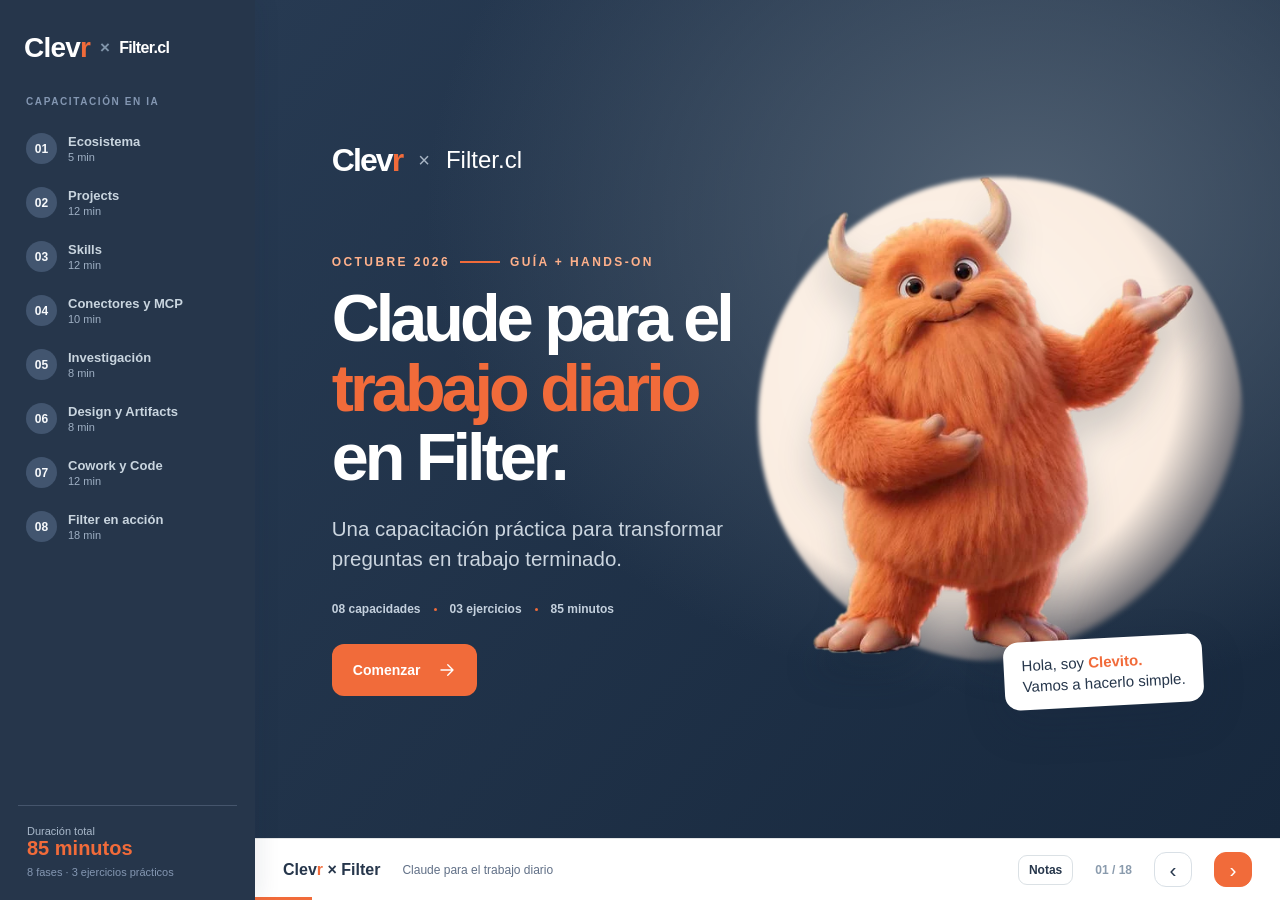
<file: Clevr-Filter-Claude101-PRESENTACION.html>
<!doctype html>
<html lang="es"><head><meta charset="UTF-8"><meta name="viewport" content="width=device-width,initial-scale=1"><meta name="theme-color" content="#26364b"><title>Clevr × Filter · Claude para el trabajo diario</title><style>*{box-sizing:border-box} :root{--navy:#26364b;--dark:#1b2a3e;--ink:#182940;--ink2:#4b5d72;--orange:#f16b3a;--pale:#f8f7f3;--white:#fff;--line:#e1e4e5;--font:'Segoe UI',Inter,Arial,sans-serif}html,body{margin:0;min-height:100%;font-family:var(--font);background:var(--pale);color:var(--ink)}button,a{font:inherit}button{cursor:pointer}button:focus-visible,a:focus-visible{outline:3px solid var(--orange);outline-offset:4px}a{text-decoration:none;color:inherit}svg{width:22px;height:22px;flex:none}.shell{display:flex;min-height:100vh}.sidebar{position:fixed;inset:0 auto 0 0;width:255px;background:#26364b;color:#fff;display:flex;flex-direction:column;padding:25px 18px 20px;z-index:10;box-shadow:4px 0 22px #14283d16}.brand{padding:7px 6px 24px;display:flex;align-items:center;gap:10px;font-size:18px;font-weight:850;letter-spacing:-.045em}.brand strong{font-size:28px}.brand .r{color:var(--orange)}.brand .cross{color:#8195aa;font-size:17px}.brand .filter{font-size:16px;font-weight:600;letter-spacing:-.04em}.nav-caption{font-size:10px;letter-spacing:.16em;font-weight:800;color:#8497b2;text-transform:uppercase;padding:8px 8px 16px}.nav-btn{color:#c9d5df;display:flex;gap:11px;align-items:center;text-align:left;padding:10px 8px;border:0;background:transparent;border-radius:12px;width:100%;margin-bottom:3px;transition:background .2s}.nav-btn:hover{background:#ffffff14}.nav-btn.active{background:#ffffff14;color:white;box-shadow:inset 3px 0 var(--orange)}.nav-btn .n{border-radius:50%;width:31px;height:31px;flex:none;display:flex;align-items:center;justify-content:center;font-size:12px;font-weight:750;background:#42556f;color:#f8fafc}.nav-btn.active .n{background:var(--orange);color:#fff}.nav-btn b{font-size:13px;display:block;font-weight:700}.nav-btn small{display:block;font-size:11px;color:#9fb0c4;margin-top:2px}.nav-btn.active small{color:#cbd7e3}.side-bottom{margin-top:auto;border-top:1px solid #45556c;padding:19px 9px 2px;font-size:11px;color:#a9b8ca}.side-bottom strong{font-size:20px;color:var(--orange);display:block}.side-bottom .tiny{font-size:11px;color:#8497b2;margin-top:6px}.mobile-open{display:none}.main{margin-left:255px;width:calc(100% - 255px);min-height:100vh;display:flex;flex-direction:column}.slide{display:none;padding:44px clamp(28px,4.5vw,86px) 48px;min-height:calc(100vh - 62px);position:relative;overflow:hidden;animation:rise .35s ease both}.slide.active{display:flex;flex-direction:column}.slide[data-mode='dark']{color:white;background:radial-gradient(ellipse at 75% 25%,#506072 0,transparent 55%),linear-gradient(130deg,#273a52,#17283d)}.slide:nth-child(odd):not([data-mode='dark']){background:#faf9f5}.kicker{font-size:11px;font-weight:800;letter-spacing:.17em;text-transform:uppercase;color:var(--orange);margin-bottom:12px;display:flex;align-items:center;gap:11px}.kicker:after{content:"";width:30px;height:2px;background:currentColor;opacity:.4}.slide h2{font-size:clamp(35px,4vw,61px);font-weight:820;letter-spacing:-.047em;line-height:1.06;margin:0;max-width:1000px;text-wrap:balance}.slide .subtitle{color:var(--ink2);font-size:clamp(15px,1.3vw,19px);line-height:1.5;margin-top:12px;margin-bottom:28px;max-width:880px}.slide[data-mode='dark'] .subtitle{color:#c5d2df}.body{flex:1;min-height:0;display:flex;flex-direction:column}.site-footer{height:62px;padding:0 28px;display:flex;align-items:center;gap:22px;background:#fff;border-top:1px solid #e3e5e6;position:relative;z-index:8}.footer-brand{font-weight:850;font-size:16px;color:#26364b}.footer-brand span{color:var(--orange)}.footer-label{font-size:12px;color:#617087;flex:1}.counter{font-size:12px;color:#8a9bad;font-weight:750;font-variant-numeric:tabular-nums}.control{width:38px;height:35px;border:1px solid #d9e0e6;background:#fff;border-radius:12px;color:#26364b;font-size:21px;display:grid;place-items:center}.control:hover{border-color:var(--orange);color:var(--orange)}.control.next{background:var(--orange);border-color:var(--orange);color:white}.bar{position:absolute;bottom:0;left:0;height:3px;background:var(--orange);transition:width .3s}.menu-btn,.notes-btn{border:1px solid #dbe1e5;background:#fff;border-radius:9px;padding:7px 10px;font-size:12px;font-weight:750;color:var(--navy)}.menu-btn{display:none}.speaker-notes{display:none;position:fixed;right:20px;bottom:80px;z-index:20;width:min(480px,calc(100vw - 40px));background:#fff;border:1px solid #cbd3df;border-radius:14px;padding:20px;box-shadow:0 16px 50px #1b2a3e30;color:var(--ink2);font-size:14px}.speaker-notes.open{display:block}.speaker-notes strong{color:var(--ink);display:block;margin-bottom:8px}.feature-grid{display:grid;grid-template-columns:repeat(3,minmax(0,1fr));gap:14px;max-width:1200px;flex:1}.feature{background:#fff;border:1px solid #e2e5e7;border-radius:18px;padding:19px 20px;min-width:0}.feature .symbol{width:46px;height:46px;border-radius:14px;display:grid;place-items:center;background:#eef3fa;color:#395e9a;margin-bottom:13px}.feature:nth-child(2) .symbol{background:#fff0e9;color:var(--orange)}.feature:nth-child(3) .symbol{background:#eaf6ee;color:#2b8160}.feature:nth-child(4) .symbol{background:#fff6e3;color:#aa7b16}.feature:nth-child(5) .symbol{background:#fcecef;color:#bb5662}.feature:nth-child(6) .symbol{background:#eef1fc;color:#4b5da9}.feature h3{margin:0 0 6px;font-size:19px;letter-spacing:-.035em}.feature p{margin:0;color:var(--ink2);line-height:1.48;font-size:13.5px}.one-line{padding:21px 24px;margin-top:20px;background:#eff2f4;border-radius:15px;display:flex;justify-content:space-between;align-items:center;gap:12px;font-size:13px;color:#67778a}.one-line strong{font-size:clamp(12px,1.25vw,18px);color:var(--ink);letter-spacing:-.025em}.one-line em{font-style:normal;color:var(--orange);padding:0 7px}.cover-slide{padding:0!important}.cover-slide .kicker,.cover-slide h2,.cover-slide .subtitle{display:none}.cover-layout{height:100%;min-height:calc(100vh - 62px);display:grid;grid-template-columns:minmax(0,1.05fr) minmax(0,.95fr);padding:clamp(38px,5vw,100px) clamp(30px,6vw,110px);gap:18px;align-items:center}.cover-left{position:relative;z-index:2}.brand-line{display:flex;gap:16px;align-items:center;font-size:24px;margin-bottom:clamp(32px,6vw,80px)}.brand-line strong{font-size:32px;letter-spacing:-.06em}.brand-line strong span{color:var(--orange)}.brand-line b{color:#a8b5c4;font-size:20px;font-weight:400}.cover-marker{font-size:12px;letter-spacing:.2em;color:#ffb18b;font-weight:750;display:flex;align-items:center;gap:10px}.marker-rule{display:inline-block;width:40px;height:2px;background:var(--orange)}h1{font-size:clamp(46px,5.2vw,86px);line-height:1.04;letter-spacing:-.06em;margin:15px 0 22px;font-weight:850}h1 em{color:var(--orange);font-style:normal}.cover-left>p{font-size:clamp(17px,1.6vw,23px);line-height:1.47;color:#cbd5df;max-width:540px}.hero-stats{display:flex;gap:13px;align-items:center;margin:28px 0 28px;color:#c4d0dd;font-size:12px;font-weight:650}.hero-stats i{width:3px;height:3px;border-radius:50%;background:var(--orange)}.primary{display:inline-flex;gap:18px;align-items:center;justify-content:center;background:var(--orange);border:0;border-radius:12px;padding:15px 21px;color:#fff;font-size:14px;font-weight:800;transition:transform .2s,box-shadow .2s}.primary:hover{transform:translateY(-2px);box-shadow:0 8px 22px #ea723d3d}.primary svg{width:18px}.cover-figure{height:min(70vh,610px);position:relative;display:grid;place-items:center}.sun-disc{position:absolute;width:min(38vw,485px);aspect-ratio:1;border-radius:50%;background:radial-gradient(circle at 40% 40%,#fff7ef 0,#faece0 55%,#ddc5b774 70%,transparent 72%);filter:blur(2px)}.mascot{object-fit:contain;max-width:100%;height:100%;filter:drop-shadow(0 24px 16px #0d1d2d2c);user-select:none;pointer-events:none}.hero-mascot{position:relative;z-index:2;height:100%;max-height:580px;animation:float 6s ease-in-out infinite}.hero-aside{position:absolute;bottom:3%;right:0;background:#fff;color:#26364b;border-radius:15px;padding:13px 18px;font-size:15px;line-height:1.4;transform:rotate(-3deg);box-shadow:0 15px 40px #17253d35;z-index:4}.hero-aside b{color:var(--orange)}.agenda-layout{display:grid;grid-template-columns:1.4fr .6fr;gap:45px;max-width:1150px;flex:1}.agenda-grid{display:grid;grid-template-columns:1fr 1fr;gap:12px}.agenda-row{padding:15px 13px;background:white;border:1px solid #e6e8e8;border-radius:12px;display:grid;grid-template-columns:35px 1fr auto;align-items:center;gap:8px}.agenda-row b{color:var(--orange);font-size:17px}.agenda-row span{font-size:13.5px;font-weight:750}.agenda-row small{font-size:11px;color:#7a8aa0;white-space:nowrap}.agenda-side{display:flex;flex-direction:column;align-items:center;justify-content:flex-end}.mascot-wrap{border:0;background:transparent;display:grid;place-items:center;position:relative;width:100%;max-width:255px;min-height:230px;cursor:pointer;filter:drop-shadow(0 12px 11px #26364b18)}.mascot-wrap .mascot{width:100%;max-height:265px;transition:transform .35s}.mascot-wrap:hover .mascot{transform:rotate(3deg) translateY(-7px) scale(1.04)}.tip-hint{font-size:10px;color:#8391a2;background:#ffffffd9;border:1px solid #dce3e9;border-radius:9px;padding:6px 9px;display:inline-flex;gap:5px;align-items:center;position:absolute;right:0;bottom:4px;box-shadow:0 6px 20px #1b2a3e0a}.tip-hint svg{width:13px;height:13px;color:var(--orange)}.sum-time{width:100%;border-radius:14px;background:#eef1f5;padding:22px;display:flex;align-items:center;justify-content:space-between;margin-top:8px}.sum-time span{font-size:12px;color:#68788d}.sum-time strong{font-size:34px;color:var(--orange)}.sum-time small{font-size:14px}.split-half{display:grid;grid-template-columns:1fr 1fr;gap:25px;align-items:start}.case-card{background:#26364b;color:#fff;border-radius:18px;padding:33px;min-height:270px}.pill{font-size:10px;background:#f16b3a2c;color:#ffb38f;border:1px solid #f16b3a70;border-radius:30px;padding:6px 11px;letter-spacing:.1em;font-weight:850}.case-card h3{font-size:clamp(29px,3vw,47px);margin:25px 0 16px;letter-spacing:-.055em;white-space:nowrap}.case-card h3 span{color:var(--orange)}.case-card p{font-size:15px;line-height:1.5;color:#d6dce5}.case-card p b{color:#fff}.mini-divider{height:1px;background:#526177;margin:25px 0 14px}.case-card .micro{font-size:12px;color:#aebfcd}.case-right{align-self:stretch}.mini-label{font-size:11px;color:#8a9aaa;letter-spacing:.13em;font-weight:850;display:block;margin-bottom:13px}.prompt{background:#fff;border:1px solid #e1e5e7;border-radius:14px;overflow:hidden;color:var(--ink);box-shadow:0 8px 24px #15273f0a}.prompt-top{padding:12px 17px;background:#f3f5f5;border-bottom:1px solid #e4e6e8;display:flex;justify-content:space-between;align-items:center;gap:8px;font-size:11px;font-weight:800;letter-spacing:.035em;color:#63738a}.prompt-body{white-space:pre-wrap;line-height:1.65;padding:21px 20px;font-size:clamp(12px,1.1vw,15px);overflow-wrap:anywhere}.copy{background:white;color:#30465d;border:1px solid #dbe1e5;border-radius:7px;font-size:11px;font-weight:800;padding:6px 9px;display:inline-flex;align-items:center;gap:5px}.copy svg{width:13px;height:13px}.copy:hover{border-color:var(--orange);color:var(--orange)}.copy.copied{color:#278354}.lower-callout{margin-top:22px;display:flex;align-items:center;gap:13px;padding:16px 20px;background:#f4eee8;border-radius:12px;font-size:13px;color:#515f6c}.lower-callout svg{color:var(--orange)}.flow-row{display:flex;align-items:center;gap:10px;flex-wrap:nowrap;margin:14px 0 24px}.flow-node{display:flex;gap:9px;align-items:center;font-size:13px;font-weight:800;padding:15px 12px;border-radius:12px;background:#fff;border:1px solid #e1e5e7}.flow-node svg{width:20px}.flow-node.focus{background:#fff0e8;border:1px solid #ffd6c5;color:#c35424}.flow-arr{color:var(--orange);font-size:22px}.statement{font-size:clamp(24px,2.7vw,41px);font-weight:850;line-height:1.2;letter-spacing:-.045em;max-width:550px}.statement span{color:var(--orange)}.fineprint{font-size:12px;color:#8390a1;line-height:1.6;margin-top:14px}.example-panel{padding:29px;background:#fff;border:1px solid #e2e6e9;border-radius:17px}.example-panel h3{font-size:27px;margin:0 0 23px}.file-chip{padding:14px 13px;display:flex;gap:10px;align-items:center;font-size:13px;font-weight:720;border:1px solid #e3e7e9;margin:8px 0;border-radius:9px}.file-chip svg{width:18px;color:#687e9a}.file-chip span{margin-left:auto;color:#a0acb9;font-size:10px}.hands-layout{display:grid;grid-template-columns:1fr 1fr;gap:30px;align-items:start}.steps{display:grid;gap:13px}.step{display:flex;align-items:flex-start;gap:15px;font-size:15px;line-height:1.46}.step-n{font-size:13px;font-weight:850;color:var(--orange);padding:5px 9px;border-radius:8px;background:#fff0e7;flex:none}.file-locator{display:inline-flex;gap:8px;align-items:center;border-radius:8px;background:#edf1f5;padding:11px 14px;font-size:12px;color:#445973;font-weight:800;margin-top:20px}.file-locator svg{width:16px}.hands-marker{color:var(--orange);font-size:34px;font-weight:850;margin:-3px 0 10px}.hands-marker span{font-size:12px;letter-spacing:.12em;color:#8c99a9}.expected{margin-top:14px;background:#e9f3ed;border-radius:12px;padding:14px 17px;font-size:12px;color:#3d6754}.expected b{font-size:13px}.expected p{margin:5px 0 0;line-height:1.55}.three-comparison{display:grid;grid-template-columns:repeat(3,1fr);gap:18px;flex:1}.large-comparison{background:#fff;border:1px solid #e1e4e6;border-radius:17px;padding:27px}.large-comparison.active{border:2px solid var(--orange);box-shadow:0 12px 30px #f16b3a12}.icon-halo{display:grid;place-items:center;width:53px;height:53px;border-radius:15px;margin-bottom:20px}.icon-halo.blue{background:#e7efff;color:#496bad}.icon-halo.orange{background:#fff0e8;color:var(--orange)}.icon-halo.green{background:#e3f4eb;color:#327657}.large-comparison h3{font-size:26px;letter-spacing:-.04em;margin:0 0 12px}.large-comparison b{font-size:15px}.large-comparison p{margin-top:8px;font-size:13px;color:#62748a;line-height:1.6}.skill-flow{display:flex;justify-content:space-between;align-items:center;gap:10px;background:#283a50;padding:21px 26px;border-radius:15px;color:#fff;margin-top:25px;font-size:12px;font-weight:800}.skill-flow i{color:#fa8c65;font-size:23px;font-style:normal}.skill-flow strong{color:#ffb18d}.connect-diagram{display:flex;align-items:center;gap:11px;flex-wrap:nowrap;background:#fff;border:1px solid #e5e8e8;padding:23px;border-radius:17px;justify-content:space-between}.connect-pill{border:1px solid #dfe4e7;border-radius:11px;padding:16px 17px;font-size:17px;font-weight:850;min-width:128px;text-align:center}.connect-pill small{display:block;font-size:10px;color:#7e8fa2;font-weight:500;margin-top:6px}.connect-pill.claude{background:#f0f3f6}.connect-pill.mcp{border-color:#f5aa8c;color:#c75b2c;background:#fff4ee}.connect-arrow{font-size:25px;color:var(--orange)}.connect-apps{display:grid;gap:7px}.connect-apps span{font-size:13px;display:flex;gap:8px;align-items:center;font-weight:750}.connect-apps svg{width:16px;color:#536782}.below-diagram{margin-top:25px}.insight{background:#f1f3f5;padding:22px;border-radius:13px}.insight h3{font-size:20px;margin:0 0 8px;letter-spacing:-.03em}.insight p{font-size:13px;color:#5a6b7e;line-height:1.6}.email-layout{display:grid;grid-template-columns:.95fr 1.05fr;gap:27px}.mail-list{background:#fff;border:1px solid #e0e4e9;border-radius:16px;overflow:hidden}.mock-toolbar{height:54px;background:#e7edf2;display:flex;align-items:center;gap:8px;padding:0 18px}.mock-toolbar span{width:8px;height:8px;border-radius:50%;background:#e99d86}.mock-toolbar span:nth-child(2){background:#e9c773}.mock-toolbar span:nth-child(3){background:#8eb99e}.mock-toolbar b{margin-left:12px;font-size:13px;color:#506782}.mock-mail{display:grid;grid-template-columns:78px 1fr;gap:8px;padding:18px;border-bottom:1px solid #edf0f0;font-size:13px}.mock-mail b{font-size:12px;color:#2e536c}.mock-mail span{font-weight:740}.mock-mail small{grid-column:2;color:#8c9aab}.mock-warning{padding:12px;text-align:center;color:#8b9aaa;font-size:10px}.research-layout{display:grid;grid-template-columns:minmax(0,1fr) 260px;gap:28px}.research-steps{display:flex;align-items:center;gap:12px;margin-bottom:23px}.research-steps span{font-size:13px;background:#eaf0f4;padding:11px 13px;border-radius:9px;font-weight:750}.research-steps i{font-style:normal;color:var(--orange)}.research-layout .prompt{margin-top:17px}.research-aside{display:flex;flex-direction:column;align-items:center}.research-aside .mascot-wrap{min-height:260px}.main-insight{background:#fff;border:1px solid #e7eaeb}.three-checks{display:grid;gap:8px;width:100%;margin-top:10px}.three-checks span{background:#ebf3ee;color:#4d745b;padding:10px;border-radius:7px;font-size:12px;font-weight:700}.design-steps{display:flex;gap:20px;align-items:center;margin-bottom:20px}.design-steps>div{display:grid;gap:2px}.design-steps>div span{color:var(--orange);font-size:12px;font-weight:850}.design-steps>div b{font-size:15px}.design-steps>div small{font-size:11px;color:#8593a4}.design-steps>i{font-style:normal;color:#f16b3a;font-size:21px}.design-demo{display:grid;grid-template-columns:.9fr 1.1fr;gap:28px;align-items:center}.document-mini{background:white;border:1px solid #e2e5e7;box-shadow:0 11px 35px #1b2a3e13;border-radius:8px;padding:23px 25px;transform:rotate(-1.2deg)}.mini-title{display:flex;justify-content:space-between;border-bottom:3px solid var(--orange);padding-bottom:11px}.mini-title b{font-size:14px}.mini-title b i{color:var(--orange);font-style:normal}.mini-title small{font-size:8px;letter-spacing:.12em;color:#97a3ad}.document-mini h3{font-size:21px;margin:18px 0 0}.document-mini>p{color:#657589;font-size:12px;margin:7px 0 16px}.table-fake{display:grid}.table-fake>div{display:grid;grid-template-columns:1fr 1fr 1fr;padding:8px;font-size:11px;gap:4px;border-bottom:1px solid #e4e6e8}.table-fake>div:first-child{background:#eef1f4}.fake-foot{font-size:8px;color:#c36a41;margin-top:18px;font-weight:850}.execute-layout{display:grid;grid-template-columns:1fr 230px;gap:20px}.execute-items{display:grid;grid-template-columns:repeat(3,1fr);gap:14px}.execute-items .feature{min-height:245px}.execute-items .feature.marked{border:2px solid var(--orange)}.execute-side{display:grid;align-content:start}.side-remark{font-size:13px;color:#587084;line-height:1.55;padding:14px;background:#edf1f4;border-radius:12px}.sched-layout{display:grid;grid-template-columns:1fr 1fr;gap:19px}.sched-card{background:#fff;border:1px solid #e5e8e9;border-radius:17px;padding:28px}.sched-card.selected{border:2px solid var(--orange);background:#fffaf6}.sched-icon{background:#edf1f6;color:#5c7191;width:57px;height:57px;display:grid;place-items:center;border-radius:15px;margin-bottom:19px}.sched-card.selected .sched-icon{background:#fff0e7;color:var(--orange)}.sched-card h3{font-size:25px;margin:5px 0 11px;letter-spacing:-.03em}.sched-card p{font-size:13px;color:#637589;line-height:1.55}.sched-note{grid-column:span 2;background:#eaf0f4;border-radius:12px;display:flex;align-items:center;gap:14px;padding:15px 21px;font-size:12px;color:#536577}.sched-note svg{color:var(--orange)}.opps{display:grid;grid-template-columns:repeat(2,1fr);gap:12px 16px}.opp{background:#fff;border:1px solid #e3e7e8;border-radius:13px;display:flex;align-items:center;gap:14px;padding:14px 17px;min-width:0}.opp-num{font-size:19px;font-weight:850;color:var(--orange)}.opp>div{flex:1;min-width:0}.opp b{font-size:14px}.opp p{font-size:11px;color:#647689;margin:3px 0 0;line-height:1.4}.opp-tech{font-size:10px;color:#3d657f;background:#eff3f7;padding:8px 10px;border-radius:7px;white-space:nowrap;font-weight:750}.pilots-grid{display:grid;grid-template-columns:repeat(3,1fr);gap:17px}.pilot{background:#fff;border:1px solid #e1e5e8;border-radius:17px;padding:25px;display:flex;flex-direction:column;min-height:255px}.pilot>span{font-size:12px;font-weight:850;color:var(--orange);margin-bottom:16px}.pilot>svg{width:35px;height:35px;color:#4a637f;margin-bottom:18px}.pilot h3{font-size:21px;letter-spacing:-.035em;margin:0 0 12px}.pilot p{font-size:12px;color:#687c8c;line-height:1.55;margin:0 0 20px}.pilot b{font-size:11px;color:#ba5b32;margin-top:auto}.closing-question{padding:21px;text-align:center;font-weight:850;font-size:clamp(17px,2.2vw,27px);background:#293d54;color:white;border-radius:15px;margin-top:24px}.closing-question em{color:#ffa981;font-style:normal}.end-layout{display:grid;grid-template-columns:1.1fr .9fr;gap:40px;align-items:center;flex:1}.end-layout>div:first-child>h3{font-size:clamp(28px,3.1vw,45px);letter-spacing:-.04em}.end-layout>div:first-child>p{font-size:18px;color:#cbd6df;max-width:560px;margin-top:15px;line-height:1.5}.final-actions{display:flex;align-items:center;gap:12px;flex-wrap:wrap;margin-top:27px}.secondary{padding:12px 15px;color:#fff;border:1px solid #788698;background:transparent;border-radius:11px;font-weight:750;font-size:13px}.end-refs{display:flex;flex-wrap:wrap;gap:20px;margin-top:30px;font-size:12px;color:#c2d1df}.end-refs a:hover{color:#ffa57b}.end-mascot{height:min(60vh,520px);position:relative;display:grid;place-items:center}.end-mascot img{height:95%;animation:float 6s ease-in-out infinite}.end-mascot span{position:absolute;bottom:0;right:0;font-size:17px;font-weight:800;background:white;color:var(--navy);padding:14px 20px;border-radius:13px;transform:rotate(4deg)}.toast{position:fixed;z-index:100;left:50%;bottom:82px;transform:translateX(-50%);padding:12px 17px;background:#223b4f;color:white;border-radius:10px;box-shadow:0 10px 25px #0b1a2c30;font-size:13px;opacity:0;pointer-events:none;transition:opacity .25s}.toast.show{opacity:1}.tip-toast{bottom:125px}.hidden{display:none!important}@keyframes float{0%,100%{transform:translateY(0)}50%{transform:translateY(-11px)}}@keyframes rise{from{opacity:.3;transform:translateY(8px)}to{opacity:1;transform:translateY(0)}}@media(max-width:1250px){.sidebar{width:222px;padding-inline:13px}.main{margin-left:222px;width:calc(100% - 222px)}.slide{padding:33px 34px 36px}.slide h2{font-size:clamp(32px,3.8vw,52px)}.feature{padding:16px}.feature h3{font-size:16px}.feature p{font-size:12px}.cover-layout{padding:35px 44px}.cover-left h1{font-size:clamp(43px,5.4vw,72px)}.flow-node{font-size:11px;gap:4px;padding:11px 7px}.opps{gap:9px}.opp{padding:11px}.research-layout{grid-template-columns:minmax(0,1fr) 205px}.research-steps{gap:6px}.research-steps span{padding:9px 10px;font-size:11px}}@media(max-width:940px){.sidebar{transform:translateX(-100%);transition:transform .25s;box-shadow:10px 0 24px #10203240}.sidebar.open{transform:translateX(0)}.main{margin-left:0;width:100%}.mobile-open,.menu-btn{display:inline-flex}.slide{min-height:calc(100dvh - 62px)}.footer-label{display:none}.agenda-layout{grid-template-columns:1fr 220px}.cover-layout{padding:30px}.cover-left h1{font-size:clamp(45px,7vw,70px)}}@media(max-width:700px){.slide{padding:23px 18px 30px;overflow-y:auto;min-height:calc(100dvh - 59px)}.slide h2{font-size:35px}.slide .subtitle{margin-bottom:22px}.feature-grid,.three-comparison,.pilots-grid,.opps,.execute-items{grid-template-columns:1fr 1fr}.feature-grid.six .feature{padding:13px}.feature .symbol{margin-bottom:9px;width:34px;height:34px}.feature .symbol svg{width:18px}.feature h3{font-size:15px}.feature p{font-size:11px}.feature-grid{flex:none}.one-line{display:block;margin-top:14px}.one-line strong{display:block;margin-top:7px}.cover-layout{grid-template-columns:1fr;display:flex;flex-direction:column;justify-content:center;gap:0;padding:24px 21px}.cover-left h1{font-size:clamp(48px,11vw,67px)}.cover-left>p{font-size:16px}.brand-line{margin-bottom:26px}.cover-figure{height:32vh;min-height:160px;width:100%;margin-top:12px}.hero-mascot{height:100%}.sun-disc{width:270px}.hero-aside{font-size:12px;padding:8px 12px;bottom:5px}.agenda-layout,.split-half,.hands-layout,.email-layout,.design-demo,.execute-layout,.research-layout,.end-layout{grid-template-columns:1fr}.agenda-grid{grid-template-columns:1fr 1fr}.agenda-side{display:none}.large-comparison{padding:15px}.large-comparison h3{font-size:19px}.large-comparison p{font-size:11px}.icon-halo{width:40px;height:40px;margin-bottom:13px}.skill-flow{flex-wrap:wrap;padding:16px;gap:6px}.skill-flow span,.skill-flow strong{font-size:10px}.connect-diagram{gap:4px;padding:10px;flex-wrap:wrap}.connect-pill{min-width:80px;font-size:11px;padding:9px}.connect-pill small{font-size:8px}.connect-arrow{font-size:15px}.connect-apps{width:100%;display:flex;justify-content:space-evenly}.connect-apps span{font-size:11px}.research-aside,.execute-side{display:none}.design-steps{gap:8px}.design-steps>div b{font-size:12px}.design-steps>div small{font-size:9px}.opps{grid-template-columns:1fr}.pilot{min-height:205px;padding:17px}.pilot h3{font-size:17px}.pilots-grid{grid-template-columns:1fr 1fr}.pilots-grid .pilot:last-child{grid-column:span 2;min-height:170px}.end-mascot{height:34vh}.site-footer{height:59px;padding:0 13px;gap:10px}.footer-brand{display:none}.notes-btn{font-size:11px}.slide[data-mode='dark']{min-height:calc(100dvh - 59px)}}@media(max-width:425px){.feature-grid,.three-comparison,.agenda-grid,.pilots-grid{grid-template-columns:1fr 1fr}.agenda-row{grid-template-columns:25px 1fr;gap:4px;padding:10px}.agenda-row small{grid-column:2}.feature-grid.six .feature{padding:12px}.three-comparison{grid-template-columns:1fr}.large-comparison{padding:15px}.flow-row{flex-wrap:wrap}.case-card{padding:20px;min-height:0}.case-card h3{white-space:normal}.research-steps{flex-wrap:wrap}.pilot{padding:14px}.hero-stats{flex-wrap:wrap}}@media(prefers-reduced-motion:reduce){*,*:before,*:after{animation:none!important;transition:none!important}}@media print{.sidebar,.site-footer,.speaker-notes,.toast{display:none!important}.main{margin:0;width:100%}.slide{display:block!important;break-after:page;min-height:100vh;padding:30px}.cover-layout{min-height:90vh}}@media(max-width:700px){.main{height:100dvh;overflow:hidden}.slide{min-height:0!important;height:calc(100dvh - 59px)!important;overflow-y:auto}.site-footer{position:fixed;bottom:0;left:0;right:0;width:100%;z-index:12}}</style></head><body><div class="shell"><aside class="sidebar"><div class="brand"><strong>Clev<span class="r">r</span></strong><span class="cross">×</span><span class="filter">Filter.cl</span></div><div class="nav-caption">CAPACITACIÓN EN IA</div><button class="nav-btn" type="button"><span class="n">01</span><span><b>Ecosistema</b><small>5 min</small></span></button><button class="nav-btn" type="button"><span class="n">02</span><span><b>Projects</b><small>12 min</small></span></button><button class="nav-btn" type="button"><span class="n">03</span><span><b>Skills</b><small>12 min</small></span></button><button class="nav-btn" type="button"><span class="n">04</span><span><b>Conectores y MCP</b><small>10 min</small></span></button><button class="nav-btn" type="button"><span class="n">05</span><span><b>Investigación</b><small>8 min</small></span></button><button class="nav-btn" type="button"><span class="n">06</span><span><b>Design y Artifacts</b><small>8 min</small></span></button><button class="nav-btn" type="button"><span class="n">07</span><span><b>Cowork y Code</b><small>12 min</small></span></button><button class="nav-btn" type="button"><span class="n">08</span><span><b>Filter en acción</b><small>18 min</small></span></button><div class="side-bottom">Duración total<strong>85 minutos</strong><div class="tiny">8 fases · 3 ejercicios prácticos</div></div></aside><div class="main"><section class="slide cover-slide" id="slide-0" data-phase="-1" data-mode="dark" data-notes="" aria-label="Portada"><div class="body">
<div class="cover-layout"><div class="cover-left"><div class="brand-line"><strong>Clev<span>r</span></strong><b>×</b><span>Filter.cl</span></div><div class="cover-marker">OCTUBRE 2026 <span class="marker-rule"></span> GUÍA + HANDS-ON</div><h1>Claude para el<br><em>trabajo diario</em><br>en Filter.</h1><p>Una capacitación práctica para transformar preguntas en trabajo terminado.</p><div class="hero-stats"><span>08 capacidades</span><i></i><span>03 ejercicios</span><i></i><span>85 minutos</span></div><button class="primary" data-go="1">Comenzar <svg viewBox="0 0 24 24" fill="none" stroke="currentColor" stroke-width="1.8" stroke-linecap="round" stroke-linejoin="round" aria-hidden="true"><path d="M4 12h16m-7-7 7 7-7 7"/></svg></button></div><div class="cover-figure"><div class="sun-disc"></div><img class="mascot hero-mascot" src="[data-uri]" alt="Clevito, mascota naranja de Clevr" loading="eager" draggable="false" /><span class="hero-aside">Hola, soy <b>Clevito.</b><br>Vamos a hacerlo simple.</span></div></div></div></section><section class="slide agenda-slide" id="slide-1" data-phase="-1" data-mode="light" data-notes="Presenta el hilo conductor. Se trabaja con datos ficticios; el material puede compartirse luego." aria-label="Recorrido"><div class="kicker">ANTES DE EMPEZAR</div><h2>Un recorrido. Un caso.</h2><p class="subtitle">Lo primero se entiende; lo segundo se practica.</p><div class="body">
<div class="agenda-layout"><div class="agenda-grid"><div class="agenda-row"><b>01</b><span>Ecosistema Claude</span><small>5 min</small></div><div class="agenda-row"><b>02</b><span>Projects</span><small>12 min</small></div><div class="agenda-row"><b>03</b><span>Skills</span><small>12 min</small></div><div class="agenda-row"><b>04</b><span>Conectores y MCP</span><small>10 min</small></div><div class="agenda-row"><b>05</b><span>Investigación profunda</span><small>8 min</small></div><div class="agenda-row"><b>06</b><span>Design y Artifacts</span><small>8 min</small></div><div class="agenda-row"><b>07</b><span>Cowork y automatización</span><small>12 min</small></div><div class="agenda-row"><b>08</b><span>Aplicaciones en Filter</span><small>18 min</small></div></div><aside class="agenda-side"><button class="mascot-wrap " type="button" aria-label="Consejo de Clevito" data-tip="El objetivo no es memorizar cada herramienta; es identificar una tarea real para mejorar."><img class="mascot " src="[data-uri]" alt="Clevito, mascota naranja de Clevr" loading="eager" draggable="false" /><span class="tip-hint"><svg viewBox="0 0 24 24" fill="none" stroke="currentColor" stroke-width="1.8" stroke-linecap="round" stroke-linejoin="round" aria-hidden="true"><path d="m12 3 1.8 6.2L20 11l-6.2 1.8L12 19l-1.8-6.2L4 11l6.2-1.8z"/><path d="m20 19 1 2m-18-2 1 2"/></svg> Consejo de Clevito</span></button><div class="sum-time"><span>Duración total</span><strong>85 <small>min</small></strong></div></aside></div></div></section><section class="slide ecosystem-slide" id="slide-2" data-phase="0" data-mode="light" data-notes="Pregunta al público: ¿cuántos han pedido algo a una IA y han tenido que darle el contexto otra vez? El caso transversal será una solicitud de filtros." aria-label="Ecosistema"><div class="kicker">01 / ECOSISTEMA · 5 MIN</div><h2>Claude es más que un chat.</h2><p class="subtitle">Seis capacidades, un objetivo: quitar trabajo repetitivo.</p><div class="body">
<div class="feature-grid six"><div class="feature "><div class="symbol"><svg viewBox="0 0 24 24" fill="none" stroke="currentColor" stroke-width="1.8" stroke-linecap="round" stroke-linejoin="round" aria-hidden="true"><path d="M3 7a2 2 0 0 1 2-2h5l2 2h7a2 2 0 0 1 2 2v10H3z"/></svg></div><h3>Projects</h3><p>Información que Claude necesita conocer.</p></div><div class="feature "><div class="symbol"><svg viewBox="0 0 24 24" fill="none" stroke="currentColor" stroke-width="1.8" stroke-linecap="round" stroke-linejoin="round" aria-hidden="true"><path d="m12 3 1.8 6.2L20 11l-6.2 1.8L12 19l-1.8-6.2L4 11l6.2-1.8z"/><path d="m20 19 1 2m-18-2 1 2"/></svg></div><h3>Skills</h3><p>Un método que se repite sin explicarlo cada vez.</p></div><div class="feature "><div class="symbol"><svg viewBox="0 0 24 24" fill="none" stroke="currentColor" stroke-width="1.8" stroke-linecap="round" stroke-linejoin="round" aria-hidden="true"><path d="M9 2v5m6-5v5M7 7h10v5a5 5 0 0 1-10 0zM12 17v5"/></svg></div><h3>Conectores</h3><p>Acceso autorizado a tus aplicaciones.</p></div><div class="feature "><div class="symbol"><svg viewBox="0 0 24 24" fill="none" stroke="currentColor" stroke-width="1.8" stroke-linecap="round" stroke-linejoin="round" aria-hidden="true"><circle cx="10" cy="10" r="6"/><path d="m14.5 14.5 6 6"/></svg></div><h3>Investigación</h3><p>Fuentes, contexto y hallazgos.</p></div><div class="feature "><div class="symbol"><svg viewBox="0 0 24 24" fill="none" stroke="currentColor" stroke-width="1.8" stroke-linecap="round" stroke-linejoin="round" aria-hidden="true"><rect x="3" y="3" width="18" height="15" rx="2"/><path d="M12 18v4m-6 0h12M7 13l3-4 3 2 3-3"/></svg></div><h3>Design</h3><p>De datos a una pieza visual.</p></div><div class="feature "><div class="symbol"><svg viewBox="0 0 24 24" fill="none" stroke="currentColor" stroke-width="1.8" stroke-linecap="round" stroke-linejoin="round" aria-hidden="true"><rect x="4" y="4" width="16" height="16" rx="4"/><path d="M8 15 11 9l3 6 2-4"/></svg></div><h3>Cowork + Code</h3><p>Trabajar con archivos, procesos y código.</p></div></div><div class="one-line"><span>El avance</span><strong>Preguntar <em>→</em> Contexto <em>→</em> Método <em>→</em> Datos <em>→</em> Ejecutar</strong></div></div></section><section class="slide case-slide" id="slide-3" data-phase="0" data-mode="light" data-notes="Muestra el problema, no intentes dar una recomendación técnica. El catálogo ficticio está dentro del kit. Esta solicitud se reutilizará en Projects y Skills." aria-label="Ecosistema"><div class="kicker">01 / UN EJEMPLO</div><h2>Todo empieza con una buena pregunta.</h2><p class="subtitle">Un cliente solicita una orientación sobre filtración hidráulica.</p><div class="body">
<div class="split-half case-layout"><div class="case-card"><span class="pill">CASO FICTICIO</span><h3>40 L/min <span>·</span> 180 bar <span>·</span> 10 µm</h3><p>El cliente todavía <b>no informó conexión ni tipo de sello</b>. Tenemos un catálogo de demostración para responder.</p><div class="mini-divider"></div><p class="micro">Problema real: responder rápido sin inventar equivalencias.</p></div><div class="case-right"><span class="mini-label">¿QUÉ LE PIDO A CLAUDE?</span><div class="prompt"><div class="prompt-top"><span>Prompt listo para copiar</span><button class="copy" data-copy="Con el catálogo adjunto, compara opciones para 40 L/min, 180 bar y 10 µm. Muestra una tabla con fuentes, explica qué datos faltan y no afirmes compatibilidad definitiva."><svg viewBox="0 0 24 24" fill="none" stroke="currentColor" stroke-width="1.8" stroke-linecap="round" stroke-linejoin="round" aria-hidden="true"><rect x="8" y="8" width="12" height="12" rx="2"/><path d="M16 8V5a2 2 0 0 0-2-2H5a2 2 0 0 0-2 2v9a2 2 0 0 0 2 2h3"/></svg> Copiar</button></div><div class="prompt-body">Con el catálogo adjunto, compara opciones para 40 L/min, 180 bar y 10 µm. Muestra una tabla con fuentes, explica qué datos faltan y no afirmes compatibilidad definitiva.</div></div></div></div><div class="lower-callout"><svg viewBox="0 0 24 24" fill="none" stroke="currentColor" stroke-width="1.8" stroke-linecap="round" stroke-linejoin="round" aria-hidden="true"><path d="M12 2 4 5v6c0 5 4 9 8 11 4-2 8-6 8-11V5z"/><path d="m9 12 2 2 4-4"/></svg> <span><b>Regla de oro:</b> una coincidencia de parámetros no equivale a validación técnica.</span></div></div></section><section class="slide " id="slide-4" data-phase="1" data-mode="light" data-notes="El proyecto responde qué sabe Claude. Crea un proyecto por área y utiliza documentos autorizados. Diferenciar conocimiento del proyecto de memoria. No prometer persistencia perfecta." aria-label="Projects"><div class="kicker">02 / PROJECTS · 12 MIN</div><h2>Que Claude conozca tu negocio.</h2><p class="subtitle">Un proyecto reúne instrucciones y archivos de referencia.</p><div class="body">
<div class="split-half"><div><div class="flow-row"><span class="flow-node"><svg viewBox="0 0 24 24" fill="none" stroke="currentColor" stroke-width="1.8" stroke-linecap="round" stroke-linejoin="round" aria-hidden="true"><path d="M6 2h8l5 5v15H6z"/><path d="M14 2v6h5M9 13h6m-6 4h6"/></svg> Catálogo</span><span class="flow-arr">→</span><span class="flow-node focus"><svg viewBox="0 0 24 24" fill="none" stroke="currentColor" stroke-width="1.8" stroke-linecap="round" stroke-linejoin="round" aria-hidden="true"><path d="M3 7a2 2 0 0 1 2-2h5l2 2h7a2 2 0 0 1 2 2v10H3z"/></svg> Project</span><span class="flow-arr">→</span><span class="flow-node"><svg viewBox="0 0 24 24" fill="none" stroke="currentColor" stroke-width="1.8" stroke-linecap="round" stroke-linejoin="round" aria-hidden="true"><path d="m4 12 5 5L20 6"/></svg> Respuesta</span></div><div class="statement">De respuestas <span>genéricas</span> a respuestas con <span>fuentes.</span></div><div class="fineprint">No toda conversación comparte automáticamente el mismo contexto; distingue archivos, instrucciones y memoria.</div></div><div class="example-panel"><span class="mini-label">EN FILTER</span><h3>Asistente comercial</h3><div class="file-chip"><svg viewBox="0 0 24 24" fill="none" stroke="currentColor" stroke-width="1.8" stroke-linecap="round" stroke-linejoin="round" aria-hidden="true"><path d="M6 2h8l5 5v15H6z"/><path d="M14 2v6h5M9 13h6m-6 4h6"/></svg> Catálogo de filtros <span>CSV</span></div><div class="file-chip"><svg viewBox="0 0 24 24" fill="none" stroke="currentColor" stroke-width="1.8" stroke-linecap="round" stroke-linejoin="round" aria-hidden="true"><path d="M6 2h8l5 5v15H6z"/><path d="M14 2v6h5M9 13h6m-6 4h6"/></svg> Reglas comerciales <span>MD</span></div><div class="file-chip"><svg viewBox="0 0 24 24" fill="none" stroke="currentColor" stroke-width="1.8" stroke-linecap="round" stroke-linejoin="round" aria-hidden="true"><path d="M6 2h8l5 5v15H6z"/><path d="M14 2v6h5M9 13h6m-6 4h6"/></svg> Consulta del cliente <span>TXT</span></div></div></div></div></section><section class="slide " id="slide-5" data-phase="1" data-mode="light" data-notes="Plan B: si la cuenta no tiene Projects, crea un chat y adjunta los mismos archivos. Lo importante es ver el cambio al dar contexto." aria-label="Projects"><div class="kicker">02 / HANDS-ON 1 · 8 MIN</div><h2>Crea tu primer Project.</h2><p class="subtitle">Cinco pasos y una respuesta fundamentada.</p><div class="body">
<div class="hands-layout"><div><div class="steps"><div class="step"><span class="step-n">01</span><span>Crea un Project llamado <b>Filter · Demo comercial</b>.</span></div><div class="step"><span class="step-n">02</span><span>Adjunta <b>CATALOGO_FILTER_DEMO.csv</b>.</span></div><div class="step"><span class="step-n">03</span><span>Pega las reglas de <b>CONTEXTO_Y_REGLAS.md</b>.</span></div><div class="step"><span class="step-n">04</span><span>Haz la consulta del cliente y exige fuentes.</span></div><div class="step"><span class="step-n">05</span><span>Revisa qué datos faltan para decidir.</span></div></div><span class="file-locator"><svg viewBox="0 0 24 24" fill="none" stroke="currentColor" stroke-width="1.8" stroke-linecap="round" stroke-linejoin="round" aria-hidden="true"><path d="M3 7a2 2 0 0 1 2-2h5l2 2h7a2 2 0 0 1 2 2v10H3z"/></svg> Kit → 01_project</span></div><div><div class="hands-marker">01 <span>DE 03 EJERCICIOS</span></div><div class="prompt"><div class="prompt-top"><span>Prompt listo para copiar</span><button class="copy" data-copy="Analiza el requerimiento de 40 L/min, 180 bar y 10 µm usando SOLO el catálogo adjunto. Devuélveme una tabla de candidatos, sus fuentes, incumplimientos y preguntas técnicas pendientes."><svg viewBox="0 0 24 24" fill="none" stroke="currentColor" stroke-width="1.8" stroke-linecap="round" stroke-linejoin="round" aria-hidden="true"><rect x="8" y="8" width="12" height="12" rx="2"/><path d="M16 8V5a2 2 0 0 0-2-2H5a2 2 0 0 0-2 2v9a2 2 0 0 0 2 2h3"/></svg> Copiar</button></div><div class="prompt-body">Analiza el requerimiento de 40 L/min, 180 bar y 10 µm usando SOLO el catálogo adjunto. Devuélveme una tabla de candidatos, sus fuentes, incumplimientos y preguntas técnicas pendientes.</div></div><div class="expected"><b>Resultado esperado</b><p>Comparación trazable, sin códigos inventados y con conexión/sello pendientes de confirmar.</p></div></div></div></div></section><section class="slide " id="slide-6" data-phase="2" data-mode="light" data-notes="Una Skill es un paquete de instrucciones; puede usar SKILL.md, plantillas y scripts. Aporta consistencia, no resultados idénticos. No es un robot que actúa solo." aria-label="Skills"><div class="kicker">03 / SKILLS · 12 MIN</div><h2>No repitas el procedimiento.</h2><p class="subtitle">Una Skill define cómo resolver una tarea, paso a paso.</p><div class="body">
<div class="three-comparison"><div class="large-comparison"><span class="icon-halo blue"><svg viewBox="0 0 24 24" fill="none" stroke="currentColor" stroke-width="1.8" stroke-linecap="round" stroke-linejoin="round" aria-hidden="true"><path d="M3 7a2 2 0 0 1 2-2h5l2 2h7a2 2 0 0 1 2 2v10H3z"/></svg></span><h3>Project</h3><b>Qué sabe</b><p>Catálogo, documentación, contexto del equipo.</p></div><div class="large-comparison active"><span class="icon-halo orange"><svg viewBox="0 0 24 24" fill="none" stroke="currentColor" stroke-width="1.8" stroke-linecap="round" stroke-linejoin="round" aria-hidden="true"><path d="m12 3 1.8 6.2L20 11l-6.2 1.8L12 19l-1.8-6.2L4 11l6.2-1.8z"/><path d="m20 19 1 2m-18-2 1 2"/></svg></span><h3>Skill</h3><b>Cómo lo hace</b><p>Pasos, validaciones y formato de entrega.</p></div><div class="large-comparison"><span class="icon-halo green"><svg viewBox="0 0 24 24" fill="none" stroke="currentColor" stroke-width="1.8" stroke-linecap="round" stroke-linejoin="round" aria-hidden="true"><path d="M9 2v5m6-5v5M7 7h10v5a5 5 0 0 1-10 0zM12 17v5"/></svg></span><h3>Conector</h3><b>A qué accede</b><p>Datos de herramientas externas autorizadas.</p></div></div><div class="skill-flow"><span>Solicitud</span><i>→</i><span>Extraer parámetros</span><i>→</i><span>Comparar</span><i>→</i><span>Validar</span><i>→</i><strong>Entregar ficha</strong></div></div></section><section class="slide " id="slide-7" data-phase="2" data-mode="light" data-notes="Muestra el SKILL.md solo si alguien pregunta. Prioridad: demostrar valor, no enseñar YAML. Usar Skill ZIP que contiene SKILL.md." aria-label="Skills"><div class="kicker">03 / HANDS-ON 2 · 8 MIN</div><h2>Dale una receta a Claude.</h2><p class="subtitle">Importa la Skill y repite la misma consulta.</p><div class="body">
<div class="hands-layout"><div><div class="steps"><div class="step"><span class="step-n">01</span><span>Busca la sección <b>Skills</b> en tu cuenta.</span></div><div class="step"><span class="step-n">02</span><span>Importa <b>Skill-Analisis-Filtros.zip</b>, si está habilitado.</span></div><div class="step"><span class="step-n">03</span><span>Abre el mismo Project comercial.</span></div><div class="step"><span class="step-n">04</span><span>Ejecuta el prompt y revisa el formato.</span></div></div><span class="file-locator"><svg viewBox="0 0 24 24" fill="none" stroke="currentColor" stroke-width="1.8" stroke-linecap="round" stroke-linejoin="round" aria-hidden="true"><path d="M3 7a2 2 0 0 1 2-2h5l2 2h7a2 2 0 0 1 2 2v10H3z"/></svg> Kit → 02_skill</span><p class="fineprint">Sin importación disponible: pega las instrucciones de SKILL.md en el chat.</p></div><div><div class="hands-marker">02 <span>DE 03 EJERCICIOS</span></div><div class="prompt"><div class="prompt-top"><span>Prompt listo para copiar</span><button class="copy" data-copy="Utiliza la Skill de análisis preliminar de filtros para evaluar la solicitud del cliente y elaborar una comparación con fuentes, datos faltantes y un borrador comercial. No asegures equivalencias."><svg viewBox="0 0 24 24" fill="none" stroke="currentColor" stroke-width="1.8" stroke-linecap="round" stroke-linejoin="round" aria-hidden="true"><rect x="8" y="8" width="12" height="12" rx="2"/><path d="M16 8V5a2 2 0 0 0-2-2H5a2 2 0 0 0-2 2v9a2 2 0 0 0 2 2h3"/></svg> Copiar</button></div><div class="prompt-body">Utiliza la Skill de análisis preliminar de filtros para evaluar la solicitud del cliente y elaborar una comparación con fuentes, datos faltantes y un borrador comercial. No asegures equivalencias.</div></div><div class="expected"><b>Fíjate en el resultado</b><p>Tabla consistente + dudas explícitas + borrador listo para revisión humana.</p></div></div></div></div></section><section class="slide " id="slide-8" data-phase="3" data-mode="light" data-notes="MCP = Model Context Protocol. Distinción: un conector habilitado y una integración custom no son lo mismo. Nunca conectar cuentas de otra persona durante la demo." aria-label="Conectores"><div class="kicker">04 / CONECTORES · 10 MIN</div><h2>Conecta Claude con el trabajo real.</h2><p class="subtitle">MCP es una forma estandarizada de ofrecer herramientas y datos al asistente.</p><div class="body">
<div class="connect-diagram"><div class="connect-pill person">TÚ <small>Haces una solicitud</small></div><span class="connect-arrow">→</span><div class="connect-pill claude">CLAUDE <small>Elige herramienta</small></div><span class="connect-arrow">→</span><div class="connect-pill mcp">MCP <small>Acceso autorizado</small></div><span class="connect-arrow">→</span><div class="connect-apps"><span><svg viewBox="0 0 24 24" fill="none" stroke="currentColor" stroke-width="1.8" stroke-linecap="round" stroke-linejoin="round" aria-hidden="true"><rect x="3" y="5" width="18" height="14" rx="2"/><path d="m3 7 9 6 9-6"/></svg> Correo</span><span><svg viewBox="0 0 24 24" fill="none" stroke="currentColor" stroke-width="1.8" stroke-linecap="round" stroke-linejoin="round" aria-hidden="true"><path d="M3 7a2 2 0 0 1 2-2h5l2 2h7a2 2 0 0 1 2 2v10H3z"/></svg> Drive</span><span><svg viewBox="0 0 24 24" fill="none" stroke="currentColor" stroke-width="1.8" stroke-linecap="round" stroke-linejoin="round" aria-hidden="true"><ellipse cx="12" cy="5" rx="8" ry="3"/><path d="M4 5v14c0 4 16 4 16 0V5M4 12c0 4 16 4 16 0"/></svg> ERP *</span></div></div><div class="split-half below-diagram"><div class="insight"><h3>Leer ≠ actuar</h3><p>Un conector puede consultar, y algunos también modificar datos. Revisa los permisos antes de usarlo.</p></div><div class="insight"><h3>* ERP: integración propuesta</h3><p>Business Central podría requerir API, desarrollo MCP y autorización de TI.</p></div></div></div></section><section class="slide " id="slide-9" data-phase="3" data-mode="light" data-notes="Antes de la capacitación puedes enviarte a ti mismo el texto de los .eml y etiquetar asuntos [DEMO]; sin conector, adjunta archivos y sigue igual." aria-label="Conectores"><div class="kicker">04 / DEMO CONECTADA · 5 MIN</div><h2>Del correo al trabajo priorizado.</h2><p class="subtitle">Un ejemplo cotidiano: organizar solicitudes y preparar borradores.</p><div class="body">
<div class="email-layout"><div class="mail-list"><div class="mock-toolbar"><span></span><span></span><span></span><b>Correo · DEMO</b></div><div class="mock-mail"><b>Ventas</b><span>Consulta filtro hidráulico</span><small>Revisar parámetros</small></div><div class="mock-mail"><b>Ventas</b><span>Filtro de retorno</span><small>Solicitar datos</small></div><div class="mock-mail"><b>Cobranza</b><span>Factura F-101</span><small>Preparar respuesta</small></div><div class="mock-warning">Correos simulados · no son un inbox real</div></div><div><span class="mini-label">PÍDELE ESTO A CLAUDE</span><div class="prompt"><div class="prompt-top"><span>Prompt listo para copiar</span><button class="copy" data-copy="Revisa los mensajes con [DEMO]. Clasifícalos en Ventas y Cobranza; identifica qué falta responder y prepara borradores con una prioridad sugerida. NO envíes correos."><svg viewBox="0 0 24 24" fill="none" stroke="currentColor" stroke-width="1.8" stroke-linecap="round" stroke-linejoin="round" aria-hidden="true"><rect x="8" y="8" width="12" height="12" rx="2"/><path d="M16 8V5a2 2 0 0 0-2-2H5a2 2 0 0 0-2 2v9a2 2 0 0 0 2 2h3"/></svg> Copiar</button></div><div class="prompt-body">Revisa los mensajes con [DEMO]. Clasifícalos en Ventas y Cobranza; identifica qué falta responder y prepara borradores con una prioridad sugerida. NO envíes correos.</div></div><p class="fineprint">Si Gmail no está conectado, adjunta los archivos .eml incluidos en el kit.</p></div></div></div></section><section class="slide " id="slide-10" data-phase="4" data-mode="light" data-notes="Inicia una investigación antes de entrar a esta pantalla si tu red es lenta. No mostrar resultados ficticios como verificados. Haz una pequeña demostración de abrir una fuente." aria-label="Investigación"><div class="kicker">05 / INVESTIGACIÓN · 8 MIN</div><h2>De una pregunta a un informe con fuentes.</h2><p class="subtitle">Claude puede buscar, contrastar y sintetizar, pero hay que verificar.</p><div class="body">
<div class="research-layout"><div><div class="research-steps"><span>Pregunta</span><i>→</i><span>Fuentes</span><i>→</i><span>Contraste</span><i>→</i><span>Informe</span></div><div class="insight main-insight"><h3>¿Dónde hay oportunidades para Filter?</h3><p>Investigar aplicaciones de filtración industrial en minería, mantenimiento y sistemas hidráulicos de Chile.</p></div><div class="prompt"><div class="prompt-top"><span>Prompt listo para copiar</span><button class="copy" data-copy="Investiga tendencias de filtración industrial en Chile entre 2024 y 2026, con fuentes verificables. Distingue hechos, hipótesis y oportunidades potenciales para un distribuidor."><svg viewBox="0 0 24 24" fill="none" stroke="currentColor" stroke-width="1.8" stroke-linecap="round" stroke-linejoin="round" aria-hidden="true"><rect x="8" y="8" width="12" height="12" rx="2"/><path d="M16 8V5a2 2 0 0 0-2-2H5a2 2 0 0 0-2 2v9a2 2 0 0 0 2 2h3"/></svg> Copiar</button></div><div class="prompt-body">Investiga tendencias de filtración industrial en Chile entre 2024 y 2026, con fuentes verificables. Distingue hechos, hipótesis y oportunidades potenciales para un distribuidor.</div></div></div><aside class="research-aside"><button class="mascot-wrap " type="button" aria-label="Consejo de Clevito" data-tip="Una cita no basta: abre la fuente y comprueba que realmente respalda lo afirmado."><img class="mascot " src="[data-uri]" alt="Clevito, mascota naranja de Clevr" loading="eager" draggable="false" /><span class="tip-hint"><svg viewBox="0 0 24 24" fill="none" stroke="currentColor" stroke-width="1.8" stroke-linecap="round" stroke-linejoin="round" aria-hidden="true"><path d="m12 3 1.8 6.2L20 11l-6.2 1.8L12 19l-1.8-6.2L4 11l6.2-1.8z"/><path d="m20 19 1 2m-18-2 1 2"/></svg> Consejo de Clevito</span></button><div class="three-checks"><span>✓ Abrir las fuentes</span><span>✓ Revisar fechas</span><span>✓ Separar hechos e hipótesis</span></div></aside></div></div></section><section class="slide " id="slide-11" data-phase="5" data-mode="light" data-notes="Este mismo HTML es un ejemplo de material visual generado con ayuda de IA. Mostrar que exportar y compartir depende de herramienta/plan. La ficha de la pantalla es ilustrativa." aria-label="Design"><div class="kicker">06 / DESIGN Y ARTIFACTS · 8 MIN</div><h2>Convierte análisis en algo que se use.</h2><p class="subtitle">De una tabla técnica a una ficha comercial clara.</p><div class="body">
<div class="design-layout"><div class="design-steps"><div><span>01</span><b>Datos</b><small>Fichas y comparación</small></div><i>→</i><div><span>02</span><b>Claude</b><small>Organiza y diseña</small></div><i>→</i><div><span>03</span><b>Entregable</b><small>Ficha / presentación</small></div></div><div class="design-demo"><div class="document-mini"><div class="mini-title"><b>FILTER <i>DEMO</i></b><small>FICHA DE EVALUACIÓN PRELIMINAR</small></div><h3>Filtración hidráulica</h3><p>40 L/min · 180 bar · 10 µm</p><div class="table-fake"><div><b>Código</b><b>Presión</b><b>Caudal</b></div><div><span>FH-100</span><span>315 bar</span><span>80 L/min</span></div><div><span>FS-400</span><span>210 bar</span><span>45 L/min</span></div></div><div class="fake-foot">VALIDAR CONEXIÓN, SELLO Y APLICACIÓN TÉCNICA</div></div><div class="design-prompt"><div class="prompt"><div class="prompt-top"><span>Prompt listo para copiar</span><button class="copy" data-copy="Transforma la comparación anterior en una ficha comercial de una página: tabla, criterios, información pendiente y fuentes. Usa azul, marfil y naranja; no inventes datos."><svg viewBox="0 0 24 24" fill="none" stroke="currentColor" stroke-width="1.8" stroke-linecap="round" stroke-linejoin="round" aria-hidden="true"><rect x="8" y="8" width="12" height="12" rx="2"/><path d="M16 8V5a2 2 0 0 0-2-2H5a2 2 0 0 0-2 2v9a2 2 0 0 0 2 2h3"/></svg> Copiar</button></div><div class="prompt-body">Transforma la comparación anterior en una ficha comercial de una página: tabla, criterios, información pendiente y fuentes. Usa azul, marfil y naranja; no inventes datos.</div></div><p class="fineprint">Artifacts, Design y herramientas de presentaciones no son exactamente lo mismo. Revisa qué tienes habilitado.</p></div></div></div></div></section><section class="slide " id="slide-12" data-phase="6" data-mode="light" data-notes="En algunas cuentas Cowork y chat están unificados. Evita afirmar un único diseño de interfaz. Los casos que dependen de herramientas conectadas requieren permisos." aria-label="Cowork y Code"><div class="kicker">07 / EJECUCIÓN · 12 MIN</div><h2>Pasa de preguntar a delegar.</h2><p class="subtitle">No todo es un chat; una tarea puede trabajar con archivos y entregar resultados.</p><div class="body">
<div class="execute-layout"><div class="execute-items"><div class="feature "><div class="symbol"><svg viewBox="0 0 24 24" fill="none" stroke="currentColor" stroke-width="1.8" stroke-linecap="round" stroke-linejoin="round" aria-hidden="true"><path d="m12 3 1.8 6.2L20 11l-6.2 1.8L12 19l-1.8-6.2L4 11l6.2-1.8z"/><path d="m20 19 1 2m-18-2 1 2"/></svg></div><h3>Chat</h3><p>Te ayuda a redactar, analizar o decidir.</p></div><div class="feature marked"><div class="symbol"><svg viewBox="0 0 24 24" fill="none" stroke="currentColor" stroke-width="1.8" stroke-linecap="round" stroke-linejoin="round" aria-hidden="true"><path d="m12 2 10 6-10 6L2 8zM2 13l10 6 10-6"/></svg></div><h3>Cowork</h3><p>Ejecuta tareas de varios pasos sobre archivos y herramientas.</p></div><div class="feature "><div class="symbol"><svg viewBox="0 0 24 24" fill="none" stroke="currentColor" stroke-width="1.8" stroke-linecap="round" stroke-linejoin="round" aria-hidden="true"><rect x="4" y="4" width="16" height="16" rx="4"/><path d="M8 15 11 9l3 6 2-4"/></svg></div><h3>Claude Code</h3><p>Construye scripts, integraciones y herramientas para TI.</p></div></div><div class="execute-side"><button class="mascot-wrap " type="button" aria-label="Consejo de Clevito" data-tip="Delegar no significa renunciar a la revisión: comprueba los cambios, las fuentes y los archivos generados."><img class="mascot " src="[data-uri]" alt="Clevito, mascota naranja de Clevr" loading="eager" draggable="false" /><span class="tip-hint"><svg viewBox="0 0 24 24" fill="none" stroke="currentColor" stroke-width="1.8" stroke-linecap="round" stroke-linejoin="round" aria-hidden="true"><path d="m12 3 1.8 6.2L20 11l-6.2 1.8L12 19l-1.8-6.2L4 11l6.2-1.8z"/><path d="m20 19 1 2m-18-2 1 2"/></svg> Consejo de Clevito</span></button><div class="side-remark">El salto importante es pasar de <b>«cómo lo hago»</b> a <b>«prepáralo para revisar»</b>.</div></div></div></div></section><section class="slide " id="slide-13" data-phase="6" data-mode="light" data-notes="La solución está en kit/03_operaciones/SOLUCION_SOLO_PRESENTADOR.md. Pide al público que encuentre FH-120 y FH-100. El CSV contiene errores ficticios deliberados." aria-label="Cowork y Code"><div class="kicker">07 / HANDS-ON 3 · 6 MIN</div><h2>Que procese las planillas.</h2><p class="subtitle">Tres CSV, varios hallazgos y un informe para revisar.</p><div class="body">
<div class="hands-layout"><div><div class="steps"><div class="step"><span class="step-n">01</span><span>Adjunta <b>PRODUCTOS_DEMO.csv</b>, <b>MOVIMIENTOS_DEMO.csv</b> y <b>STOCK_REPORTADO_DEMO.csv</b>.</span></div><div class="step"><span class="step-n">02</span><span>Pide el análisis, sin modificar los originales.</span></div><div class="step"><span class="step-n">03</span><span>Compara el resultado con la solución del presentador.</span></div></div><span class="file-locator"><svg viewBox="0 0 24 24" fill="none" stroke="currentColor" stroke-width="1.8" stroke-linecap="round" stroke-linejoin="round" aria-hidden="true"><path d="M3 7a2 2 0 0 1 2-2h5l2 2h7a2 2 0 0 1 2 2v10H3z"/></svg> Kit → 03_operaciones</span><div class="expected"><b>Hallazgos preparados</b><p>Un stock inconsistente, un código duplicado y SKUs desconocidos.</p></div></div><div><div class="hands-marker">03 <span>DE 03 EJERCICIOS</span></div><div class="prompt"><div class="prompt-top"><span>Prompt listo para copiar</span><button class="copy" data-copy="Analiza los tres CSV adjuntos: stock inicial + entradas - salidas, versus stock reportado. Detecta inconsistencias, duplicados, referencias desconocidas y mínimos; entrega tabla de hallazgos y resumen ejecutivo. No edites los originales."><svg viewBox="0 0 24 24" fill="none" stroke="currentColor" stroke-width="1.8" stroke-linecap="round" stroke-linejoin="round" aria-hidden="true"><rect x="8" y="8" width="12" height="12" rx="2"/><path d="M16 8V5a2 2 0 0 0-2-2H5a2 2 0 0 0-2 2v9a2 2 0 0 0 2 2h3"/></svg> Copiar</button></div><div class="prompt-body">Analiza los tres CSV adjuntos: stock inicial + entradas - salidas, versus stock reportado. Detecta inconsistencias, duplicados, referencias desconocidas y mínimos; entrega tabla de hallazgos y resumen ejecutivo. No edites los originales.</div></div><p class="fineprint">Puedes hacerlo con Cowork o con chat y archivos si Cowork no está habilitado.</p></div></div></div></section><section class="slide " id="slide-14" data-phase="6" data-mode="light" data-notes="Documentación oficial: https://support.claude.com/es/articles/13854387-programar-tareas-recurrentes-en-claude-cowork. Evitar crear tarea recurrente real en cuenta de cliente durante capacitación sin aprobación." aria-label="Cowork y Code"><div class="kicker">07 / AUTOMATIZACIONES · 2 MIN</div><h2>Una vez o cada semana.</h2><p class="subtitle">La diferencia es cuándo se ejecuta; no solo cómo se redacta el prompt.</p><div class="body">
<div class="sched-layout"><div class="sched-card"><div class="sched-icon"><svg viewBox="0 0 24 24" fill="none" stroke="currentColor" stroke-width="1.8" stroke-linecap="round" stroke-linejoin="round" aria-hidden="true"><path d="m14 2-9 12h7l-2 8 9-12h-7z"/></svg></div><span class="mini-label">BAJO DEMANDA</span><h3>«Hazlo ahora»</h3><p>Conciliar hoy las planillas de octubre y entregar un reporte.</p></div><div class="sched-card selected"><div class="sched-icon"><svg viewBox="0 0 24 24" fill="none" stroke="currentColor" stroke-width="1.8" stroke-linecap="round" stroke-linejoin="round" aria-hidden="true"><circle cx="12" cy="12" r="9"/><path d="M12 7v5l3 2"/></svg></div><span class="mini-label">PROGRAMADA</span><h3>«Cada lunes»</h3><p>Resumir solicitudes pendientes y preparar un informe.</p></div><div class="sched-note"><svg viewBox="0 0 24 24" fill="none" stroke="currentColor" stroke-width="1.8" stroke-linecap="round" stroke-linejoin="round" aria-hidden="true"><path d="M12 2 4 5v6c0 5 4 9 8 11 4-2 8-6 8-11V5z"/><path d="m9 12 2 2 4-4"/></svg> <span>Las tareas programadas recientes de Claude pueden ejecutarse en la nube. Las tareas que requieren recursos locales pueden tener condiciones distintas; confirma tu acceso y permisos.</span></div></div></div></section><section class="slide " id="slide-15" data-phase="7" data-mode="light" data-notes="Casos alineados con la tabla del PDF original. No afirmar que las integraciones existen. Preguntar qué tarea les hace abrir muchos Excel y correos semanalmente." aria-label="Filter en acción"><div class="kicker">08 / FILTER · 18 MIN</div><h2>Las oportunidades están en lo cotidiano.</h2><p class="subtitle">No empezar por la integración más compleja: empezar por tareas claras.</p><div class="body">
<div class="opps"><div class="opp"><span class="opp-num">01</span><div><b>Ventas</b><p>Comparar catálogos y preparar respuestas.</p></div><span class="opp-tech">Project + Skill</span></div><div class="opp"><span class="opp-num">02</span><div><b>Cobranza</b><p>Agrupar correos y preparar seguimientos.</p></div><span class="opp-tech">Conector + Skill</span></div><div class="opp"><span class="opp-num">03</span><div><b>Bodega</b><p>Detectar diferencias en planillas.</p></div><span class="opp-tech">Cowork</span></div><div class="opp"><span class="opp-num">04</span><div><b>Finanzas</b><p>Apoyar conciliación y control.</p></div><span class="opp-tech">Cowork</span></div><div class="opp"><span class="opp-num">05</span><div><b>Gerencia</b><p>Sintetizar mercado y oportunidades.</p></div><span class="opp-tech">Research</span></div><div class="opp"><span class="opp-num">06</span><div><b>TI</b><p>Eliminar traspasos manuales al ERP.</p></div><span class="opp-tech">Code + API</span></div></div></div></section><section class="slide " id="slide-16" data-phase="7" data-mode="light" data-notes="Pide elegir una persona responsable por piloto, datos aprobados y un indicador de éxito; la etapa de implementación puede quedar para una segunda sesión." aria-label="Filter en acción"><div class="kicker">08 / EL PRIMER PILOTO</div><h2>Empieza pequeño. Mide el resultado.</h2><p class="subtitle">Tres pilotos de bajo riesgo, sin tocar sistemas productivos.</p><div class="body">
<div class="pilots-grid"><div class="pilot"><span>01</span><svg viewBox="0 0 24 24" fill="none" stroke="currentColor" stroke-width="1.8" stroke-linecap="round" stroke-linejoin="round" aria-hidden="true"><path d="M3 7a2 2 0 0 1 2-2h5l2 2h7a2 2 0 0 1 2 2v10H3z"/></svg><h3>Asistente comercial</h3><p>Catálogo + instrucciones + comparación de fichas.</p><b>Medir: tiempo de búsqueda y claridad.</b></div><div class="pilot"><span>02</span><svg viewBox="0 0 24 24" fill="none" stroke="currentColor" stroke-width="1.8" stroke-linecap="round" stroke-linejoin="round" aria-hidden="true"><path d="M4 20V4m0 16h16M7 16l5-5 3 2 5-7"/></svg><h3>Planillas de bodega</h3><p>Unificar datos y encontrar inconsistencias.</p><b>Medir: errores detectados.</b></div><div class="pilot"><span>03</span><svg viewBox="0 0 24 24" fill="none" stroke="currentColor" stroke-width="1.8" stroke-linecap="round" stroke-linejoin="round" aria-hidden="true"><circle cx="10" cy="10" r="6"/><path d="m14.5 14.5 6 6"/></svg><h3>Informe de mercado</h3><p>Fuentes, hallazgos y síntesis ejecutiva.</p><b>Medir: tiempo de preparación.</b></div></div><div class="closing-question">¿Qué tarea repetitiva de tu área podríamos probar <em>esta semana</em>?</div></div></section><section class="slide end-slide" id="slide-17" data-phase="7" data-mode="dark" data-notes="Termina pidiendo que cada equipo nombre una tarea, un archivo de referencia y una persona que revise resultados. Comparte el HTML y kit juntos." aria-label="Filter en acción"><div class="kicker">CIERRE · PRÓXIMO PASO</div><h2>No se trata de usar toda la IA.</h2><p class="subtitle">Se trata de elegir una tarea que mañana sea más fácil.</p><div class="body">
<div class="end-layout"><div><h3>Empieza con una sola tarea.</h3><p>Una tarea repetitiva + información correcta + revisión humana. Eso basta para comenzar.</p><div class="final-actions"><a class="primary" href="./Kit-Demo-Filter-Clevr.zip" download>Descargar material de práctica <svg viewBox="0 0 24 24" fill="none" stroke="currentColor" stroke-width="1.8" stroke-linecap="round" stroke-linejoin="round" aria-hidden="true"><path d="M4 12h16m-7-7 7 7-7 7"/></svg></a><button class="secondary" data-go="1">Volver al recorrido</button></div><div class="end-refs"><a href="https://support.claude.com/en/articles/12512180-use-skills-in-claude" target="_blank" rel="noopener">Skills ↗</a><a href="https://support.claude.com/en/articles/13345190-get-started-with-claude-cowork" target="_blank" rel="noopener">Cowork ↗</a><a href="https://support.claude.com/es/articles/13854387-programar-tareas-recurrentes-en-claude-cowork" target="_blank" rel="noopener">Tareas ↗</a></div></div><div class="end-mascot"><img class="mascot " src="[data-uri]" alt="Clevito, mascota naranja de Clevr" loading="eager" draggable="false" /><span>¡A probarlo!</span></div></div></div></section><footer class="site-footer"><button class="menu-btn" id="menu-btn" aria-label="Abrir índice">☰ Fases</button><b class="footer-brand">Clev<span>r</span> × Filter</b><span class="footer-label">Claude para el trabajo diario</span><button class="notes-btn" id="notes-btn" aria-label="Mostrar notas del presentador">Notas</button><span class="counter" id="counter"></span><button class="control" id="prev" aria-label="Anterior">‹</button><button class="control next" id="next" aria-label="Siguiente">›</button><div class="bar" id="progress"></div></footer></div></div><div class="speaker-notes" id="speaker-notes"></div><div class="toast" id="toast" role="status" aria-live="polite"></div><script>const slides=[...document.querySelectorAll('.slide')];const navButtons=[...document.querySelectorAll('.nav-btn')];const prog=document.querySelector('#progress');const counter=document.querySelector('#counter');const drawer=document.querySelector('.sidebar');const notes=document.querySelector('#speaker-notes');let current=0;function go(i){current=Math.max(0,Math.min(slides.length-1,i));slides.forEach((s,n)=>s.classList.toggle('active',n===current));let s=slides[current];let phase=+s.dataset.phase;navButtons.forEach((b,n)=>b.classList.toggle('active',phase===n));counter.textContent=String(current+1).padStart(2,'0')+' / '+String(slides.length).padStart(2,'0');prog.style.width=((current+1)/slides.length*100)+'%';document.querySelector('#prev').disabled=current===0;document.querySelector('#next').disabled=current===slides.length-1;notes.innerHTML='<strong>Notas para presentar</strong>'+ (s.dataset.notes||'Sin notas adicionales para esta pantalla.'); notes.classList.remove('open');drawer.classList.remove('open');window.scrollTo({top:0,behavior:'instant'});history.replaceState(null,'','#'+s.id)}navButtons.forEach((b,n)=>b.addEventListener('click',()=>{let index=slides.findIndex(s=>+s.dataset.phase===n);if(index>=0)go(index)}));document.querySelector('#prev').onclick=()=>go(current-1);document.querySelector('#next').onclick=()=>go(current+1);document.querySelector('#menu-btn').onclick=()=>drawer.classList.toggle('open');document.querySelector('#notes-btn').onclick=()=>notes.classList.toggle('open');document.querySelectorAll('[data-go]').forEach(b=>b.addEventListener('click',()=>go(+b.dataset.go)));document.addEventListener('keydown',e=>{let tag=(document.activeElement?.tagName||'').toLowerCase();if(['input','textarea','select'].includes(tag))return;if(e.key==='ArrowRight'||e.key==='PageDown'){e.preventDefault();go(current+1)}if(e.key==='ArrowLeft'||e.key==='PageUp'){e.preventDefault();go(current-1)}if(e.key==='Escape'){drawer.classList.remove('open');notes.classList.remove('open')}if(e.key==='n' && !e.metaKey&&!e.ctrlKey)notes.classList.toggle('open')});function toast(msg){const n=document.querySelector('#toast');n.textContent=msg;n.classList.add('show');clearTimeout(toast.t);toast.t=setTimeout(()=>n.classList.remove('show'),2600)}document.querySelectorAll('[data-copy]').forEach(b=>b.addEventListener('click',async()=>{let text=b.getAttribute('data-copy');try{await navigator.clipboard.writeText(text);toast('Prompt copiado');b.classList.add('copied');setTimeout(()=>b.classList.remove('copied'),1000)}catch(e){const t=document.createElement('textarea');t.value=text;document.body.appendChild(t);t.select();const ok=document.execCommand('copy');t.remove();toast(ok?'Prompt copiado':'Selecciona y copia el texto manualmente')}}));document.querySelectorAll('[data-tip]').forEach(b=>b.addEventListener('click',()=>toast(b.getAttribute('data-tip'))));let idx=slides.findIndex(s=>s.id==location.hash.slice(1));go(idx>=0?idx:0);</script></body></html>
</file>
<file: docs/assets/css/presentation.css>
*{box-sizing:border-box} :root{--navy:#26364b;--dark:#1b2a3e;--ink:#182940;--ink2:#4b5d72;--orange:#f16b3a;--pale:#f8f7f3;--white:#fff;--line:#e1e4e5;--font:'Segoe UI',Inter,Arial,sans-serif}html,body{margin:0;min-height:100%;font-family:var(--font);background:var(--pale);color:var(--ink)}button,a{font:inherit}button{cursor:pointer}button:focus-visible,a:focus-visible{outline:3px solid var(--orange);outline-offset:4px}a{text-decoration:none;color:inherit}svg{width:22px;height:22px;flex:none}.shell{display:flex;min-height:100vh}.sidebar{position:fixed;inset:0 auto 0 0;width:255px;background:#26364b;color:#fff;display:flex;flex-direction:column;padding:25px 18px 20px;z-index:10;box-shadow:4px 0 22px #14283d16}.brand{padding:7px 6px 24px;display:flex;align-items:center;gap:10px;font-size:18px;font-weight:850;letter-spacing:-.045em}.brand strong{font-size:28px}.brand .r{color:var(--orange)}.brand .cross{color:#8195aa;font-size:17px}.brand .filter{font-size:16px;font-weight:600;letter-spacing:-.04em}.nav-caption{font-size:10px;letter-spacing:.16em;font-weight:800;color:#8497b2;text-transform:uppercase;padding:8px 8px 16px}.nav-btn{color:#c9d5df;display:flex;gap:11px;align-items:center;text-align:left;padding:10px 8px;border:0;background:transparent;border-radius:12px;width:100%;margin-bottom:3px;transition:background .2s}.nav-btn:hover{background:#ffffff14}.nav-btn.active{background:#ffffff14;color:white;box-shadow:inset 3px 0 var(--orange)}.nav-btn .n{border-radius:50%;width:31px;height:31px;flex:none;display:flex;align-items:center;justify-content:center;font-size:12px;font-weight:750;background:#42556f;color:#f8fafc}.nav-btn.active .n{background:var(--orange);color:#fff}.nav-btn b{font-size:13px;display:block;font-weight:700}.nav-btn small{display:block;font-size:11px;color:#9fb0c4;margin-top:2px}.nav-btn.active small{color:#cbd7e3}.side-bottom{margin-top:auto;border-top:1px solid #45556c;padding:19px 9px 2px;font-size:11px;color:#a9b8ca}.side-bottom strong{font-size:20px;color:var(--orange);display:block}.side-bottom .tiny{font-size:11px;color:#8497b2;margin-top:6px}.mobile-open{display:none}.slide[data-mode='dark']{color:white;background:radial-gradient(ellipse at 75% 25%,#506072 0,transparent 55%),linear-gradient(130deg,#273a52,#17283d)}.slide:nth-child(odd):not([data-mode='dark']){background:#faf9f5}.kicker{font-size:11px;font-weight:800;letter-spacing:.17em;text-transform:uppercase;color:var(--orange);margin-bottom:12px;display:flex;align-items:center;gap:11px}.kicker:after{content:"";width:30px;height:2px;background:currentColor;opacity:.4}.slide h2{font-size:clamp(35px,4vw,61px);font-weight:820;letter-spacing:-.047em;line-height:1.06;margin:0;max-width:1000px;text-wrap:balance}.slide .subtitle{color:var(--ink2);font-size:clamp(15px,1.3vw,19px);line-height:1.5;margin-top:12px;margin-bottom:28px;max-width:880px}.slide[data-mode='dark'] .subtitle{color:#c5d2df}.body{flex:1;min-height:0;display:flex;flex-direction:column}.site-footer{height:62px;padding:0 28px;display:flex;align-items:center;gap:22px;background:#fff;border-top:1px solid #e3e5e6;position:relative;z-index:8}.footer-brand{font-weight:850;font-size:16px;color:#26364b}.footer-brand span{color:var(--orange)}.footer-label{font-size:12px;color:#617087;flex:1}.counter{font-size:12px;color:#8a9bad;font-weight:750;font-variant-numeric:tabular-nums}.control{width:38px;height:35px;border:1px solid #d9e0e6;background:#fff;border-radius:12px;color:#26364b;font-size:21px;display:grid;place-items:center}.control:hover{border-color:var(--orange);color:var(--orange)}.control.next{background:var(--orange);border-color:var(--orange);color:white}.bar{position:absolute;bottom:0;left:0;height:3px;background:var(--orange);transition:width .3s}.menu-btn,.notes-btn{border:1px solid #dbe1e5;background:#fff;border-radius:9px;padding:7px 10px;font-size:12px;font-weight:750;color:var(--navy)}.menu-btn{display:none}.speaker-notes{display:none;position:fixed;right:20px;bottom:80px;z-index:20;width:min(480px,calc(100vw - 40px));background:#fff;border:1px solid #cbd3df;border-radius:14px;padding:20px;box-shadow:0 16px 50px #1b2a3e30;color:var(--ink2);font-size:14px}.speaker-notes.open{display:block}.speaker-notes strong{color:var(--ink);display:block;margin-bottom:8px}.feature-grid{display:grid;grid-template-columns:repeat(3,minmax(0,1fr));gap:14px;max-width:1200px;flex:1}.feature{background:#fff;border:1px solid #e2e5e7;border-radius:18px;padding:19px 20px;min-width:0}.feature .symbol{width:46px;height:46px;border-radius:14px;display:grid;place-items:center;background:#eef3fa;color:#395e9a;margin-bottom:13px}.feature:nth-child(2) .symbol{background:#fff0e9;color:var(--orange)}.feature:nth-child(3) .symbol{background:#eaf6ee;color:#2b8160}.feature:nth-child(4) .symbol{background:#fff6e3;color:#aa7b16}.feature:nth-child(5) .symbol{background:#fcecef;color:#bb5662}.feature:nth-child(6) .symbol{background:#eef1fc;color:#4b5da9}.feature h3{margin:0 0 6px;font-size:19px;letter-spacing:-.035em}.feature p{margin:0;color:var(--ink2);line-height:1.48;font-size:13.5px}.one-line{padding:21px 24px;margin-top:20px;background:#eff2f4;border-radius:15px;display:flex;justify-content:space-between;align-items:center;gap:12px;font-size:13px;color:#67778a}.one-line strong{font-size:clamp(12px,1.25vw,18px);color:var(--ink);letter-spacing:-.025em}.one-line em{font-style:normal;color:var(--orange);padding:0 7px}.cover-slide{padding:0!important}.cover-slide .kicker,.cover-slide h2,.cover-slide .subtitle{display:none}.cover-layout{height:100%;min-height:calc(100vh - 62px);display:grid;grid-template-columns:minmax(0,1.05fr) minmax(0,.95fr);padding:clamp(38px,5vw,100px) clamp(30px,6vw,110px);gap:18px;align-items:center}.cover-left{position:relative;z-index:2}.brand-line{display:flex;gap:16px;align-items:center;font-size:24px;margin-bottom:clamp(32px,6vw,80px)}.brand-line strong{font-size:32px;letter-spacing:-.06em}.brand-line strong span{color:var(--orange)}.brand-line b{color:#a8b5c4;font-size:20px;font-weight:400}.cover-marker{font-size:12px;letter-spacing:.2em;color:#ffb18b;font-weight:750;display:flex;align-items:center;gap:10px}.marker-rule{display:inline-block;width:40px;height:2px;background:var(--orange)}h1{font-size:clamp(46px,5.2vw,86px);line-height:1.04;letter-spacing:-.06em;margin:15px 0 22px;font-weight:850}h1 em{color:var(--orange);font-style:normal}.cover-left>p{font-size:clamp(17px,1.6vw,23px);line-height:1.47;color:#cbd5df;max-width:540px}.hero-stats{display:flex;gap:13px;align-items:center;margin:28px 0 28px;color:#c4d0dd;font-size:12px;font-weight:650}.hero-stats i{width:3px;height:3px;border-radius:50%;background:var(--orange)}.primary{display:inline-flex;gap:18px;align-items:center;justify-content:center;background:var(--orange);border:0;border-radius:12px;padding:15px 21px;color:#fff;font-size:14px;font-weight:800;transition:transform .2s,box-shadow .2s}.primary:hover{transform:translateY(-2px);box-shadow:0 8px 22px #ea723d3d}.primary svg{width:18px}.cover-figure{height:min(70vh,610px);position:relative;display:grid;place-items:center}.sun-disc{position:absolute;width:min(38vw,485px);aspect-ratio:1;border-radius:50%;background:radial-gradient(circle at 40% 40%,#fff7ef 0,#faece0 55%,#ddc5b774 70%,transparent 72%);filter:blur(2px)}.mascot{object-fit:contain;max-width:100%;height:100%;filter:drop-shadow(0 24px 16px #0d1d2d2c);user-select:none;pointer-events:none}.hero-mascot{position:relative;z-index:2;height:100%;max-height:580px;animation:float 6s ease-in-out infinite}.hero-aside{position:absolute;bottom:3%;right:0;background:#fff;color:#26364b;border-radius:15px;padding:13px 18px;font-size:15px;line-height:1.4;transform:rotate(-3deg);box-shadow:0 15px 40px #17253d35;z-index:4}.hero-aside b{color:var(--orange)}.agenda-layout{display:grid;grid-template-columns:1.4fr .6fr;gap:45px;max-width:1150px;flex:1}.agenda-grid{display:grid;grid-template-columns:1fr 1fr;gap:12px}.agenda-row{padding:15px 13px;background:white;border:1px solid #e6e8e8;border-radius:12px;display:grid;grid-template-columns:35px 1fr auto;align-items:center;gap:8px}.agenda-row b{color:var(--orange);font-size:17px}.agenda-row span{font-size:13.5px;font-weight:750}.agenda-row small{font-size:11px;color:#7a8aa0;white-space:nowrap}.agenda-side{display:flex;flex-direction:column;align-items:center;justify-content:flex-end}.mascot-wrap{border:0;background:transparent;display:grid;place-items:center;position:relative;width:100%;max-width:255px;min-height:230px;cursor:pointer;filter:drop-shadow(0 12px 11px #26364b18)}.mascot-wrap .mascot{width:100%;max-height:265px;transition:transform .35s}.mascot-wrap:hover .mascot{transform:rotate(3deg) translateY(-7px) scale(1.04)}.tip-hint{font-size:10px;color:#8391a2;background:#ffffffd9;border:1px solid #dce3e9;border-radius:9px;padding:6px 9px;display:inline-flex;gap:5px;align-items:center;position:absolute;right:0;bottom:4px;box-shadow:0 6px 20px #1b2a3e0a}.tip-hint svg{width:13px;height:13px;color:var(--orange)}.sum-time{width:100%;border-radius:14px;background:#eef1f5;padding:22px;display:flex;align-items:center;justify-content:space-between;margin-top:8px}.sum-time span{font-size:12px;color:#68788d}.sum-time strong{font-size:34px;color:var(--orange)}.sum-time small{font-size:14px}.split-half{display:grid;grid-template-columns:1fr 1fr;gap:25px;align-items:start}.case-card{background:#26364b;color:#fff;border-radius:18px;padding:33px;min-height:270px}.pill{font-size:10px;background:#f16b3a2c;color:#ffb38f;border:1px solid #f16b3a70;border-radius:30px;padding:6px 11px;letter-spacing:.1em;font-weight:850}.case-card h3{font-size:clamp(29px,3vw,47px);margin:25px 0 16px;letter-spacing:-.055em;white-space:nowrap}.case-card h3 span{color:var(--orange)}.case-card p{font-size:15px;line-height:1.5;color:#d6dce5}.case-card p b{color:#fff}.mini-divider{height:1px;background:#526177;margin:25px 0 14px}.case-card .micro{font-size:12px;color:#aebfcd}.case-right{align-self:stretch}.mini-label{font-size:11px;color:#8a9aaa;letter-spacing:.13em;font-weight:850;display:block;margin-bottom:13px}.prompt{background:#fff;border:1px solid #e1e5e7;border-radius:14px;overflow:hidden;color:var(--ink);box-shadow:0 8px 24px #15273f0a}.prompt-top{padding:12px 17px;background:#f3f5f5;border-bottom:1px solid #e4e6e8;display:flex;justify-content:space-between;align-items:center;gap:8px;font-size:11px;font-weight:800;letter-spacing:.035em;color:#63738a}.prompt-body{white-space:pre-wrap;line-height:1.65;padding:21px 20px;font-size:clamp(12px,1.1vw,15px);overflow-wrap:anywhere}.copy{background:white;color:#30465d;border:1px solid #dbe1e5;border-radius:7px;font-size:11px;font-weight:800;padding:6px 9px;display:inline-flex;align-items:center;gap:5px}.copy svg{width:13px;height:13px}.copy:hover{border-color:var(--orange);color:var(--orange)}.copy.copied{color:#278354}.lower-callout{margin-top:22px;display:flex;align-items:center;gap:13px;padding:16px 20px;background:#f4eee8;border-radius:12px;font-size:13px;color:#515f6c}.lower-callout svg{color:var(--orange)}.flow-row{display:flex;align-items:center;gap:10px;flex-wrap:nowrap;margin:14px 0 24px}.flow-node{display:flex;gap:9px;align-items:center;font-size:13px;font-weight:800;padding:15px 12px;border-radius:12px;background:#fff;border:1px solid #e1e5e7}.flow-node svg{width:20px}.flow-node.focus{background:#fff0e8;border:1px solid #ffd6c5;color:#c35424}.flow-arr{color:var(--orange);font-size:22px}.statement{font-size:clamp(24px,2.7vw,41px);font-weight:850;line-height:1.2;letter-spacing:-.045em;max-width:550px}.statement span{color:var(--orange)}.fineprint{font-size:12px;color:#8390a1;line-height:1.6;margin-top:14px}.example-panel{padding:29px;background:#fff;border:1px solid #e2e6e9;border-radius:17px}.example-panel h3{font-size:27px;margin:0 0 23px}.file-chip{padding:14px 13px;display:flex;gap:10px;align-items:center;font-size:13px;font-weight:720;border:1px solid #e3e7e9;margin:8px 0;border-radius:9px}.file-chip svg{width:18px;color:#687e9a}.file-chip span{margin-left:auto;color:#a0acb9;font-size:10px}.hands-layout{display:grid;grid-template-columns:1fr 1fr;gap:30px;align-items:start}.steps{display:grid;gap:13px}.step{display:flex;align-items:flex-start;gap:15px;font-size:15px;line-height:1.46}.step-n{font-size:13px;font-weight:850;color:var(--orange);padding:5px 9px;border-radius:8px;background:#fff0e7;flex:none}.file-locator{display:inline-flex;gap:8px;align-items:center;border-radius:8px;background:#edf1f5;padding:11px 14px;font-size:12px;color:#445973;font-weight:800;margin-top:20px}.file-locator svg{width:16px}.hands-marker{color:var(--orange);font-size:34px;font-weight:850;margin:-3px 0 10px}.hands-marker span{font-size:12px;letter-spacing:.12em;color:#8c99a9}.expected{margin-top:14px;background:#e9f3ed;border-radius:12px;padding:14px 17px;font-size:12px;color:#3d6754}.expected b{font-size:13px}.expected p{margin:5px 0 0;line-height:1.55}.three-comparison{display:grid;grid-template-columns:repeat(3,1fr);gap:18px;flex:1}.large-comparison{background:#fff;border:1px solid #e1e4e6;border-radius:17px;padding:27px}.large-comparison.active{border:2px solid var(--orange);box-shadow:0 12px 30px #f16b3a12}.icon-halo{display:grid;place-items:center;width:53px;height:53px;border-radius:15px;margin-bottom:20px}.icon-halo.blue{background:#e7efff;color:#496bad}.icon-halo.orange{background:#fff0e8;color:var(--orange)}.icon-halo.green{background:#e3f4eb;color:#327657}.large-comparison h3{font-size:26px;letter-spacing:-.04em;margin:0 0 12px}.large-comparison b{font-size:15px}.large-comparison p{margin-top:8px;font-size:13px;color:#62748a;line-height:1.6}.skill-flow{display:flex;justify-content:space-between;align-items:center;gap:10px;background:#283a50;padding:21px 26px;border-radius:15px;color:#fff;margin-top:25px;font-size:12px;font-weight:800}.skill-flow i{color:#fa8c65;font-size:23px;font-style:normal}.skill-flow strong{color:#ffb18d}.connect-diagram{display:flex;align-items:center;gap:11px;flex-wrap:nowrap;background:#fff;border:1px solid #e5e8e8;padding:23px;border-radius:17px;justify-content:space-between}.connect-pill{border:1px solid #dfe4e7;border-radius:11px;padding:16px 17px;font-size:17px;font-weight:850;min-width:128px;text-align:center}.connect-pill small{display:block;font-size:10px;color:#7e8fa2;font-weight:500;margin-top:6px}.connect-pill.claude{background:#f0f3f6}.connect-pill.mcp{border-color:#f5aa8c;color:#c75b2c;background:#fff4ee}.connect-arrow{font-size:25px;color:var(--orange)}.connect-apps{display:grid;gap:7px}.connect-apps span{font-size:13px;display:flex;gap:8px;align-items:center;font-weight:750}.connect-apps svg{width:16px;color:#536782}.below-diagram{margin-top:25px}.insight{background:#f1f3f5;padding:22px;border-radius:13px}.insight h3{font-size:20px;margin:0 0 8px;letter-spacing:-.03em}.insight p{font-size:13px;color:#5a6b7e;line-height:1.6}.email-layout{display:grid;grid-template-columns:.95fr 1.05fr;gap:27px}.mail-list{background:#fff;border:1px solid #e0e4e9;border-radius:16px;overflow:hidden}.mock-toolbar{height:54px;background:#e7edf2;display:flex;align-items:center;gap:8px;padding:0 18px}.mock-toolbar span{width:8px;height:8px;border-radius:50%;background:#e99d86}.mock-toolbar span:nth-child(2){background:#e9c773}.mock-toolbar span:nth-child(3){background:#8eb99e}.mock-toolbar b{margin-left:12px;font-size:13px;color:#506782}.mock-mail{display:grid;grid-template-columns:78px 1fr;gap:8px;padding:18px;border-bottom:1px solid #edf0f0;font-size:13px}.mock-mail b{font-size:12px;color:#2e536c}.mock-mail span{font-weight:740}.mock-mail small{grid-column:2;color:#8c9aab}.mock-warning{padding:12px;text-align:center;color:#8b9aaa;font-size:10px}.research-layout{display:grid;grid-template-columns:minmax(0,1fr) 260px;gap:28px}.research-steps{display:flex;align-items:center;gap:12px;margin-bottom:23px}.research-steps span{font-size:13px;background:#eaf0f4;padding:11px 13px;border-radius:9px;font-weight:750}.research-steps i{font-style:normal;color:var(--orange)}.research-layout .prompt{margin-top:17px}.research-aside{display:flex;flex-direction:column;align-items:center}.research-aside .mascot-wrap{min-height:260px}.main-insight{background:#fff;border:1px solid #e7eaeb}.three-checks{display:grid;gap:8px;width:100%;margin-top:10px}.three-checks span{background:#ebf3ee;color:#4d745b;padding:10px;border-radius:7px;font-size:12px;font-weight:700}.design-steps{display:flex;gap:20px;align-items:center;margin-bottom:20px}.design-steps>div{display:grid;gap:2px}.design-steps>div span{color:var(--orange);font-size:12px;font-weight:850}.design-steps>div b{font-size:15px}.design-steps>div small{font-size:11px;color:#8593a4}.design-steps>i{font-style:normal;color:#f16b3a;font-size:21px}.design-demo{display:grid;grid-template-columns:.9fr 1.1fr;gap:28px;align-items:center}.document-mini{background:white;border:1px solid #e2e5e7;box-shadow:0 11px 35px #1b2a3e13;border-radius:8px;padding:23px 25px;transform:rotate(-1.2deg)}.mini-title{display:flex;justify-content:space-between;border-bottom:3px solid var(--orange);padding-bottom:11px}.mini-title b{font-size:14px}.mini-title b i{color:var(--orange);font-style:normal}.mini-title small{font-size:8px;letter-spacing:.12em;color:#97a3ad}.document-mini h3{font-size:21px;margin:18px 0 0}.document-mini>p{color:#657589;font-size:12px;margin:7px 0 16px}.table-fake{display:grid}.table-fake>div{display:grid;grid-template-columns:1fr 1fr 1fr;padding:8px;font-size:11px;gap:4px;border-bottom:1px solid #e4e6e8}.table-fake>div:first-child{background:#eef1f4}.fake-foot{font-size:8px;color:#c36a41;margin-top:18px;font-weight:850}.execute-layout{display:grid;grid-template-columns:1fr 230px;gap:20px}.execute-items{display:grid;grid-template-columns:repeat(3,1fr);gap:14px}.execute-items .feature{min-height:245px}.execute-items .feature.marked{border:2px solid var(--orange)}.execute-side{display:grid;align-content:start}.side-remark{font-size:13px;color:#587084;line-height:1.55;padding:14px;background:#edf1f4;border-radius:12px}.sched-layout{display:grid;grid-template-columns:1fr 1fr;gap:19px}.sched-card{background:#fff;border:1px solid #e5e8e9;border-radius:17px;padding:28px}.sched-card.selected{border:2px solid var(--orange);background:#fffaf6}.sched-icon{background:#edf1f6;color:#5c7191;width:57px;height:57px;display:grid;place-items:center;border-radius:15px;margin-bottom:19px}.sched-card.selected .sched-icon{background:#fff0e7;color:var(--orange)}.sched-card h3{font-size:25px;margin:5px 0 11px;letter-spacing:-.03em}.sched-card p{font-size:13px;color:#637589;line-height:1.55}.sched-note{grid-column:span 2;background:#eaf0f4;border-radius:12px;display:flex;align-items:center;gap:14px;padding:15px 21px;font-size:12px;color:#536577}.sched-note svg{color:var(--orange)}.opps{display:grid;grid-template-columns:repeat(2,1fr);gap:12px 16px}.opp{background:#fff;border:1px solid #e3e7e8;border-radius:13px;display:flex;align-items:center;gap:14px;padding:14px 17px;min-width:0}.opp-num{font-size:19px;font-weight:850;color:var(--orange)}.opp>div{flex:1;min-width:0}.opp b{font-size:14px}.opp p{font-size:11px;color:#647689;margin:3px 0 0;line-height:1.4}.opp-tech{font-size:10px;color:#3d657f;background:#eff3f7;padding:8px 10px;border-radius:7px;white-space:nowrap;font-weight:750}.pilots-grid{display:grid;grid-template-columns:repeat(3,1fr);gap:17px}.pilot{background:#fff;border:1px solid #e1e5e8;border-radius:17px;padding:25px;display:flex;flex-direction:column;min-height:255px}.pilot>span{font-size:12px;font-weight:850;color:var(--orange);margin-bottom:16px}.pilot>svg{width:35px;height:35px;color:#4a637f;margin-bottom:18px}.pilot h3{font-size:21px;letter-spacing:-.035em;margin:0 0 12px}.pilot p{font-size:12px;color:#687c8c;line-height:1.55;margin:0 0 20px}.pilot b{font-size:11px;color:#ba5b32;margin-top:auto}.closing-question{padding:21px;text-align:center;font-weight:850;font-size:clamp(17px,2.2vw,27px);background:#293d54;color:white;border-radius:15px;margin-top:24px}.closing-question em{color:#ffa981;font-style:normal}.end-layout{display:grid;grid-template-columns:1.1fr .9fr;gap:40px;align-items:center;flex:1}.end-layout>div:first-child>h3{font-size:clamp(28px,3.1vw,45px);letter-spacing:-.04em}.end-layout>div:first-child>p{font-size:18px;color:#cbd6df;max-width:560px;margin-top:15px;line-height:1.5}.final-actions{display:flex;align-items:center;gap:12px;flex-wrap:wrap;margin-top:27px}.secondary{padding:12px 15px;color:#fff;border:1px solid #788698;background:transparent;border-radius:11px;font-weight:750;font-size:13px}.end-refs{display:flex;flex-wrap:wrap;gap:20px;margin-top:30px;font-size:12px;color:#c2d1df}.end-refs a:hover{color:#ffa57b}.end-mascot{height:min(60vh,520px);position:relative;display:grid;place-items:center}.end-mascot img{height:95%;animation:float 6s ease-in-out infinite}.end-mascot span{position:absolute;bottom:0;right:0;font-size:17px;font-weight:800;background:white;color:var(--navy);padding:14px 20px;border-radius:13px;transform:rotate(4deg)}.toast{position:fixed;z-index:100;left:50%;bottom:82px;transform:translateX(-50%);padding:12px 17px;background:#223b4f;color:white;border-radius:10px;box-shadow:0 10px 25px #0b1a2c30;font-size:13px;opacity:0;pointer-events:none;transition:opacity .25s}.toast.show{opacity:1}.tip-toast{bottom:125px}.hidden{display:none!important}@keyframes float{0%,100%{transform:translateY(0)}50%{transform:translateY(-11px)}}@keyframes rise{from{opacity:.3;transform:translateY(8px)}to{opacity:1;transform:translateY(0)}}@media(max-width:1250px){.sidebar{width:222px;padding-inline:13px}.main{margin-left:222px;width:calc(100% - 222px)}.slide{padding:33px 34px 36px}.slide h2{font-size:clamp(32px,3.8vw,52px)}.feature{padding:16px}.feature h3{font-size:16px}.feature p{font-size:12px}.cover-layout{padding:35px 44px}.cover-left h1{font-size:clamp(43px,5.4vw,72px)}.flow-node{font-size:11px;gap:4px;padding:11px 7px}.opps{gap:9px}.opp{padding:11px}.research-layout{grid-template-columns:minmax(0,1fr) 205px}.research-steps{gap:6px}.research-steps span{padding:9px 10px;font-size:11px}}@media(max-width:940px){.sidebar{transform:translateX(-100%);transition:transform .25s;box-shadow:10px 0 24px #10203240}.sidebar.open{transform:translateX(0)}.main{margin-left:0;width:100%}.mobile-open,.menu-btn{display:inline-flex}.slide{min-height:calc(100dvh - 62px)}.footer-label{display:none}.agenda-layout{grid-template-columns:1fr 220px}.cover-layout{padding:30px}.cover-left h1{font-size:clamp(45px,7vw,70px)}}@media(max-width:700px){.slide{padding:23px 18px 30px;overflow-y:auto;min-height:calc(100dvh - 59px)}.slide h2{font-size:35px}.slide .subtitle{margin-bottom:22px}.feature-grid,.three-comparison,.pilots-grid,.opps,.execute-items{grid-template-columns:1fr 1fr}.feature-grid.six .feature{padding:13px}.feature .symbol{margin-bottom:9px;width:34px;height:34px}.feature .symbol svg{width:18px}.feature h3{font-size:15px}.feature p{font-size:11px}.feature-grid{flex:none}.one-line{display:block;margin-top:14px}.one-line strong{display:block;margin-top:7px}.cover-layout{grid-template-columns:1fr;display:flex;flex-direction:column;justify-content:center;gap:0;padding:24px 21px}.cover-left h1{font-size:clamp(48px,11vw,67px)}.cover-left>p{font-size:16px}.brand-line{margin-bottom:26px}.cover-figure{height:32vh;min-height:160px;width:100%;margin-top:12px}.hero-mascot{height:100%}.sun-disc{width:270px}.hero-aside{font-size:12px;padding:8px 12px;bottom:5px}.agenda-layout,.split-half,.hands-layout,.email-layout,.design-demo,.execute-layout,.research-layout,.end-layout{grid-template-columns:1fr}.agenda-grid{grid-template-columns:1fr 1fr}.agenda-side{display:none}.large-comparison{padding:15px}.large-comparison h3{font-size:19px}.large-comparison p{font-size:11px}.icon-halo{width:40px;height:40px;margin-bottom:13px}.skill-flow{flex-wrap:wrap;padding:16px;gap:6px}.skill-flow span,.skill-flow strong{font-size:10px}.connect-diagram{gap:4px;padding:10px;flex-wrap:wrap}.connect-pill{min-width:80px;font-size:11px;padding:9px}.connect-pill small{font-size:8px}.connect-arrow{font-size:15px}.connect-apps{width:100%;display:flex;justify-content:space-evenly}.connect-apps span{font-size:11px}.research-aside,.execute-side{display:none}.design-steps{gap:8px}.design-steps>div b{font-size:12px}.design-steps>div small{font-size:9px}.opps{grid-template-columns:1fr}.pilot{min-height:205px;padding:17px}.pilot h3{font-size:17px}.pilots-grid{grid-template-columns:1fr 1fr}.pilots-grid .pilot:last-child{grid-column:span 2;min-height:170px}.end-mascot{height:34vh}.site-footer{height:59px;padding:0 13px;gap:10px}.footer-brand{display:none}.notes-btn{font-size:11px}.slide[data-mode='dark']{min-height:calc(100dvh - 59px)}}@media(max-width:425px){.feature-grid,.three-comparison,.agenda-grid,.pilots-grid{grid-template-columns:1fr 1fr}.agenda-row{grid-template-columns:25px 1fr;gap:4px;padding:10px}.agenda-row small{grid-column:2}.feature-grid.six .feature{padding:12px}.three-comparison{grid-template-columns:1fr}.large-comparison{padding:15px}.flow-row{flex-wrap:wrap}.case-card{padding:20px;min-height:0}.case-card h3{white-space:normal}.research-steps{flex-wrap:wrap}.pilot{padding:14px}.hero-stats{flex-wrap:wrap}}@media(prefers-reduced-motion:reduce){*,*:before,*:after{animation:none!important;transition:none!important}}@media print{.sidebar,.site-footer,.speaker-notes,.toast{display:none!important}.main{margin:0;width:100%}.slide{display:block!important;break-after:page;min-height:100vh;padding:30px}.cover-layout{min-height:90vh}}@media(max-width:700px){.main{height:100dvh;overflow:hidden}.slide{min-height:0!important;height:calc(100dvh - 59px)!important;overflow-y:auto}.site-footer{position:fixed;bottom:0;left:0;right:0;width:100%;z-index:12}}

/* Capítulos fuera del recorrido de presentación (código conservado) */
.chapters .chapter.presentation-hidden,
.chapters .chapter[data-presentation-hidden] {
  display: none !important;
  visibility: hidden !important;
  height: 0 !important;
  min-height: 0 !important;
  max-height: 0 !important;
  margin: 0 !important;
  padding: 0 !important;
  border: 0 !important;
  overflow: hidden !important;
  pointer-events: none !important;
  scroll-margin: 0 !important;
}

/* --- scroll document layout --- */
html {
  scroll-behavior: smooth;
  --sidebar-w: 255px;
  --content-max: 1180px;
  --content-pad-x: clamp(24px, 4.2vw, 72px);
  /* Centro horizontal del panel de contenido (viewport menos sidebar) */
  --content-center-x: calc(var(--sidebar-w) + (100vw - var(--sidebar-w)) / 2);
}
.shell { min-height: 100vh; }
.sidebar {
  width: var(--sidebar-w);
  transition: transform 0.25s ease;
  overflow: visible;
}
.main {
  margin-left: var(--sidebar-w);
  width: calc(100% - var(--sidebar-w));
  min-height: 100vh;
  display: flex;
  flex-direction: column;
  transition: margin-left 0.25s ease, width 0.25s ease;
}
.chapters {
  flex: 1;
  padding-bottom: 0;
}
.site-footer {
  display: none !important;
}
.chapter {
  display: flex;
  flex-direction: column;
  align-items: center;
  padding: 44px var(--content-pad-x) 56px;
  min-height: auto;
  position: relative;
  border-bottom: 1px solid #e8eaec;
  scroll-margin-top: 12px;
  box-sizing: border-box;
}
.chapters .chapter > .kicker,
.chapters .chapter > h2,
.chapters .chapter > .subtitle,
.chapters .chapter > .body {
  width: 100%;
  max-width: var(--content-max);
  margin-inline: auto;
}
.chapters .chapter > .body {
  display: flex;
  flex-direction: column;
  align-items: stretch;
}
.chapter.cover-chapter,
.chapter.agenda-chapter {
  min-height: 100vh;
}
.chapters .chapter[data-mode='dark'] {
  color: white;
  background: radial-gradient(ellipse at 58% 24%, #506072 0, transparent 55%),
    linear-gradient(165deg, #273a52, #17283d);
  border-bottom-color: #2a3d55;
}
.chapter:nth-child(odd):not([data-mode='dark']) {
  background: #faf9f5;
}
.sidebar-download {
  margin-top: 12px;
  padding: 0 4px;
}
.sidebar-download .kit-dl {
  width: 100%;
  display: flex;
  align-items: center;
  justify-content: center;
  gap: 8px;
  padding: 11px 14px;
  border-radius: 12px;
  border: 1px solid #45556c;
  background: #ffffff0d;
  color: #e8eef4;
  font-size: 12px;
  font-weight: 700;
  text-align: center;
  line-height: 1.35;
}
.sidebar-download .kit-dl:hover {
  border-color: var(--orange);
  color: #fff;
}
.cover-download {
  margin-top: 18px;
}
.cover-download .kit-dl {
  display: inline-flex;
  align-items: center;
  gap: 8px;
  padding: 12px 18px;
  border-radius: 14px;
  border: 1px solid #ffffff40;
  background: #ffffff14;
  color: #fff;
  font-size: 14px;
  font-weight: 700;
}
.cover-download .kit-dl:hover {
  border-color: var(--orange);
  background: #f16b3a22;
}
.footer-scroll-label {
  font-size: 12px;
  color: #617087;
  flex: 1;
  min-width: 0;
  white-space: nowrap;
  overflow: hidden;
  text-overflow: ellipsis;
}
#back-top {
  width: auto;
  padding: 0 14px;
  font-size: 13px;
  font-weight: 700;
}
@media (max-width: 980px) {
  .chapter { padding: 33px 34px 40px; }
}
.sidebar-collapse-handle {
  position: absolute;
  top: 14px;
  right: 10px;
  z-index: 2;
  width: 32px;
  height: 32px;
  padding: 0;
  border: 1px solid #556578;
  border-radius: 8px;
  background: #32455c;
  color: #e8eef4;
  font-size: 20px;
  line-height: 1;
  display: grid;
  place-items: center;
}
.sidebar-collapse-handle:hover {
  border-color: var(--orange);
  color: #fff;
}
.sidebar-collapse-btn {
  display: inline-flex;
}
.sidebar-edge-toggle {
  display: none;
  position: fixed;
  left: 0;
  top: 50%;
  transform: translateY(-50%);
  z-index: 11;
  width: 28px;
  height: 56px;
  padding: 0;
  border: 1px solid #dbe1e5;
  border-left: 0;
  border-radius: 0 10px 10px 0;
  background: #fff;
  color: var(--navy);
  font-size: 14px;
  box-shadow: 4px 0 16px #14283d18;
}
.sidebar-edge-toggle:hover {
  border-color: var(--orange);
  color: var(--orange);
}
.sidebar-edge-toggle:not([hidden]) {
  display: grid;
  place-items: center;
}
@media (min-width: 821px) {
  html.nav-collapsed {
    --sidebar-w: 0px;
  }
  html.nav-collapsed .sidebar {
    transform: translateX(-255px);
    pointer-events: none;
  }
  html.nav-collapsed .sidebar-collapse-handle {
    pointer-events: auto;
  }
}
@media (max-width: 1250px) and (min-width: 821px) {
  html:not(.nav-collapsed) {
    --sidebar-w: 222px;
  }
  html.nav-collapsed .sidebar {
    transform: translateX(-222px);
  }
}
@media (max-width: 820px) {
  html { --sidebar-w: 0px; }
  .main { margin-left: 0; width: 100%; }
  .sidebar {
    transform: translateX(-100%);
    width: min(255px, 88vw);
  }
  .sidebar.open { transform: translateX(0); pointer-events: auto; }
  .site-footer { left: 0; }
  .sidebar-collapse-handle,
  .sidebar-collapse-btn { display: none !important; }
  .sidebar-edge-toggle { display: none !important; }
}

/* Neutralize legacy deck / print slide sizing */
.chapters .chapter.slide {
  min-height: auto !important;
  height: auto !important;
  overflow: visible !important;
  display: flex !important;
  break-after: auto !important;
}
.chapter.cover-slide {
  min-height: 100vh !important;
  padding: 0 !important;
  border-bottom-color: #2a3d55;
}
.chapter.cover-slide .body {
  flex: 1;
  display: flex;
  align-items: center;
  min-height: 100vh;
}
.chapter.cover-slide > .body {
  max-width: none;
  width: 100%;
}
.chapter.cover-slide .cover-layout {
  min-height: 100vh;
  width: 100%;
  max-width: min(1280px, calc(100vw - var(--sidebar-w) - 2 * var(--content-pad-x)));
  margin-inline: auto;
  padding: clamp(28px, 4.5vh, 56px) 0;
  gap: clamp(20px, 3.5vw, 40px);
  align-items: center;
  justify-content: center;
}
.chapter.cover-slide .sun-disc {
  width: min(88%, 485px);
  left: 50%;
  transform: translateX(-50%);
}
.chapter.cover-slide .brand-line {
  margin-bottom: clamp(18px, 3.5vh, 42px);
}
.chapter.cover-slide .cover-left {
  display: flex;
  flex-direction: column;
  justify-content: center;
  max-width: 620px;
}
.chapter.cover-slide .hero-stats {
  margin: 20px 0 16px;
}
.chapter.cover-slide .cover-download {
  margin-top: 4px;
}
.chapter.cover-slide .cover-figure {
  height: min(75vh, 680px);
  align-self: center;
  justify-self: center;
}
.chapter.cover-slide .hero-mascot {
  max-height: min(75vh, 680px);
  object-fit: contain;
  object-position: center bottom;
}
.chapter.cover-slide .hero-aside {
  bottom: 8%;
  right: 4%;
}
.chapter.agenda-slide,
.chapter.end-slide {
  min-height: 100vh !important;
  justify-content: center;
  padding-bottom: 48px;
}
.chapter.agenda-slide > .body,
.chapter.end-slide > .body {
  flex: 0 1 auto;
  justify-content: center;
}
.chapter.end-slide .end-mascot {
  height: min(68vh, 560px);
  align-items: flex-end;
}
.chapter.end-slide .end-mascot img {
  width: auto;
  max-width: min(100%, 420px);
  height: auto;
  max-height: 100%;
  object-fit: contain;
  object-position: center bottom;
}
.mascot-wrap .mascot,
.research-aside .mascot {
  object-fit: contain;
}
.mobile-nav-fab {
  display: none;
  position: fixed;
  top: 14px;
  right: 14px;
  z-index: 12;
  border: 1px solid #dbe1e5;
  background: #fff;
  border-radius: 10px;
  padding: 8px 12px;
  font-size: 12px;
  font-weight: 750;
  color: var(--navy);
  box-shadow: 0 8px 24px #1b2a3e1a;
}
.mobile-nav-fab:hover {
  border-color: var(--orange);
  color: var(--orange);
}
.speaker-notes {
  bottom: 24px;
  right: max(20px, calc(100vw - var(--content-center-x) - var(--content-max) / 2 + 20px));
  left: auto;
  width: min(480px, calc(100vw - var(--sidebar-w) - 40px));
}
.toast {
  bottom: 24px;
  left: var(--content-center-x);
  transform: translateX(-50%);
}
@media (max-width: 820px) {
  .mobile-nav-fab {
    display: inline-flex;
    align-items: center;
    gap: 6px;
  }
  .chapter.cover-slide .cover-layout {
    min-height: auto;
    padding: 88px 22px 40px;
    justify-content: flex-start;
  }
  .chapter.cover-slide .body {
    min-height: auto;
    align-items: stretch;
  }
  .chapter.cover-slide {
    min-height: auto !important;
  }
  .chapter.cover-slide .cover-layout {
    max-width: 100%;
  }
  html {
    --content-center-x: 50vw;
  }
  .speaker-notes {
    right: 20px;
    width: min(480px, calc(100vw - 40px));
  }
}

/* Anular layout tipo “slide deck” que desplaza el contenido */
@media (max-width: 1250px) and (min-width: 821px) {
  .shell > .main {
    margin-left: var(--sidebar-w) !important;
    width: calc(100% - var(--sidebar-w)) !important;
  }
}
@media (max-width: 940px) and (min-width: 821px) {
  .shell > .main {
    margin-left: var(--sidebar-w) !important;
    width: calc(100% - var(--sidebar-w)) !important;
  }
}
@media (max-width: 700px) {
  .shell > .main {
    height: auto !important;
    overflow: visible !important;
  }
  .chapters .chapter.slide {
    min-height: auto !important;
    height: auto !important;
    overflow: visible !important;
  }
}

/* --- 01 Prompting: básico vs estructurado (#caso-filter) --- */
#caso-filter .prompt-compare-grid {
  display: grid;
  grid-template-columns: minmax(0, 0.92fr) minmax(0, 1.08fr);
  gap: 18px;
  align-items: stretch;
  width: 100%;
}
#caso-filter .prompt-card {
  background: #fff;
  border: 1px solid #e2e5e7;
  border-radius: 18px;
  padding: 18px 20px 20px;
  display: flex;
  flex-direction: column;
  gap: 10px;
  min-width: 0;
}
#caso-filter .prompt-card--basic {
  background: #fafbfc;
}
#caso-filter .prompt-card--structured {
  border-color: #f0b89a;
  background: linear-gradient(165deg, #fff8f3 0%, #fff 38%);
  box-shadow: 0 10px 32px #f16b3a14;
}
#caso-filter .prompt-card h3 {
  margin: 0;
  font-size: 17px;
  font-weight: 820;
  letter-spacing: -0.03em;
  color: var(--navy);
}
#caso-filter .prompt-card-desc {
  margin: 0;
  font-size: 12.5px;
  line-height: 1.45;
  color: var(--ink2);
}
#caso-filter .prompt-card .prompt {
  margin: 4px 0 0;
  flex: 1;
  display: flex;
  flex-direction: column;
  min-height: 0;
}
#caso-filter .prompt-body--simple {
  font-size: 14px;
  line-height: 1.55;
  padding: 16px 18px;
}
#caso-filter .prompt-body--structured {
  padding: 12px 14px;
  font-size: 11.5px;
  line-height: 1.42;
  max-height: min(42vh, 320px);
  overflow-y: auto;
}
#caso-filter .prompt-field-grid {
  display: grid;
  gap: 7px;
}
#caso-filter .prompt-field-row {
  display: grid;
  grid-template-columns: 108px minmax(0, 1fr);
  gap: 4px 10px;
  align-items: start;
}
#caso-filter .prompt-field-label {
  font-size: 10px;
  font-weight: 850;
  letter-spacing: 0.06em;
  text-transform: uppercase;
  color: #7a8a9c;
  line-height: 1.35;
}
#caso-filter .prompt-card--structured .prompt-field-label {
  color: #c75b2c;
}
#caso-filter .prompt-field-row p {
  margin: 0;
  color: #3f4f61;
}
#caso-filter .prompt-card-note {
  margin: 0;
  font-size: 11.5px;
  line-height: 1.48;
  color: #5e6d7e;
}
#caso-filter .prompt-elements-strip {
  margin-top: 20px;
  padding: 14px 18px 16px;
  background: #eff2f4;
  border-radius: 14px;
  width: 100%;
}
#caso-filter .prompt-elements-strip h3 {
  margin: 0 0 4px;
  font-size: 14px;
  font-weight: 820;
  letter-spacing: -0.02em;
  color: var(--navy);
}
#caso-filter .prompt-elements-hint {
  margin: 0 0 12px;
  font-size: 11px;
  line-height: 1.45;
  color: #6b7b8d;
}
#caso-filter .prompt-elements-list {
  list-style: none;
  margin: 0;
  padding: 0;
  display: grid;
  grid-template-columns: repeat(5, minmax(0, 1fr));
  gap: 8px;
}
#caso-filter .prompt-elements-list li {
  background: #fff;
  border: 1px solid #e2e5e7;
  border-radius: 10px;
  padding: 9px 10px;
  font-size: 10.5px;
  line-height: 1.38;
  color: #5a6a7c;
}
#caso-filter .prompt-el-num {
  display: inline-block;
  font-size: 10px;
  font-weight: 850;
  color: var(--orange);
  margin-right: 4px;
}
#caso-filter .prompt-elements-list strong {
  display: block;
  font-size: 11px;
  color: var(--ink);
  margin: 2px 0 1px;
}
#caso-filter .prompt-learning-banner {
  margin: 16px 0 0;
  padding: 15px 18px;
  background: #f4eee8;
  border-radius: 12px;
  font-size: clamp(13px, 1.2vw, 15.5px);
  line-height: 1.5;
  color: var(--ink);
  text-align: center;
  width: 100%;
}
#caso-filter .prompt-learning-banner strong {
  font-weight: 820;
  letter-spacing: -0.02em;
}
#caso-filter .prompt-template-bar {
  margin-top: 12px;
  display: flex;
  flex-wrap: wrap;
  align-items: center;
  justify-content: space-between;
  gap: 12px;
  padding: 12px 16px;
  background: #fff;
  border: 1px dashed #cfd6de;
  border-radius: 12px;
  width: 100%;
}
#caso-filter .prompt-template-bar__text p {
  margin: 4px 0 0;
  font-size: 12px;
  color: var(--ink2);
  line-height: 1.4;
}
#caso-filter .copy--template {
  flex-shrink: 0;
}
@media (max-width: 1100px) {
  #caso-filter .prompt-elements-list {
    grid-template-columns: repeat(3, minmax(0, 1fr));
  }
  #caso-filter .prompt-elements-list li:nth-child(4),
  #caso-filter .prompt-elements-list li:nth-child(5) {
    grid-column: span 1;
  }
}
@media (max-width: 820px) {
  #caso-filter .prompt-compare-grid {
    grid-template-columns: 1fr;
  }
  #caso-filter .prompt-body--structured {
    max-height: none;
  }
  #caso-filter .prompt-elements-list {
    grid-template-columns: repeat(2, minmax(0, 1fr));
  }
}
@media (max-width: 480px) {
  #caso-filter .prompt-field-row {
    grid-template-columns: 1fr;
    gap: 2px;
  }
  #caso-filter .prompt-elements-list {
    grid-template-columns: 1fr;
  }
}

/* --- Intro LLM / tokens (#intro-llm) --- */
.llm-intro-layout {
  display: grid;
  grid-template-columns: minmax(0, 1fr) minmax(160px, 200px);
  gap: 22px;
  align-items: start;
  width: 100%;
}
.llm-intro-main {
  display: flex;
  flex-direction: column;
  gap: 14px;
  min-width: 0;
}
.llm-process-steps {
  display: flex;
  align-items: stretch;
  gap: 6px;
  flex-wrap: wrap;
}
.llm-step {
  flex: 1;
  min-width: 140px;
  display: flex;
  gap: 10px;
  align-items: flex-start;
  background: #fff;
  border: 1px solid #e2e5e7;
  border-radius: 14px;
  padding: 12px 14px;
}
.llm-step-icon {
  width: 36px;
  height: 36px;
  border-radius: 10px;
  background: #eef3fa;
  color: #395e9a;
  display: grid;
  place-items: center;
  flex: none;
}
.llm-step-icon svg {
  width: 18px;
  height: 18px;
}
.llm-step b {
  display: block;
  font-size: 13px;
  margin-bottom: 2px;
}
.llm-step p {
  margin: 0;
  font-size: 11.5px;
  line-height: 1.4;
  color: var(--ink2);
}
.llm-step-arrow {
  align-self: center;
  color: var(--orange);
  font-size: 18px;
  font-weight: 800;
}
.token-block {
  background: #fff;
  border: 1px solid #e2e5e7;
  border-radius: 14px;
  padding: 14px 16px;
}
.token-lead {
  margin: 6px 0 10px;
  font-size: 13px;
  line-height: 1.45;
  color: var(--ink2);
}
.token-demo {
  display: flex;
  flex-wrap: wrap;
  gap: 6px;
  margin-bottom: 8px;
}
.token-chip {
  font-size: 12px;
  font-weight: 750;
  padding: 6px 9px;
  border-radius: 8px;
  background: #fff0e8;
  color: #b85a32;
  border: 1px solid #ffd6c5;
}
.token-chip--muted {
  background: #eff2f4;
  color: #7a8a9c;
  border-color: #dce3e9;
}
.token-note {
  margin: 0;
  font-size: 10.5px;
  line-height: 1.45;
  color: #6b7b8d;
}
.llm-pipeline {
  display: flex;
  align-items: center;
  justify-content: center;
  gap: 10px;
  flex-wrap: wrap;
  padding: 12px 14px;
  background: #283a50;
  border-radius: 14px;
  color: #fff;
}
.llm-pipe-node {
  font-size: 12px;
  font-weight: 800;
  padding: 10px 14px;
  border-radius: 10px;
  background: #ffffff14;
  border: 1px solid #ffffff22;
  text-align: center;
}
.llm-pipe-node--core {
  background: #f16b3a33;
  border-color: #ffb18b66;
  color: #ffe8dc;
}
.llm-pipe-arrow {
  color: #ffb18d;
  font-size: 20px;
  font-weight: 800;
}
.llm-io-grid {
  display: grid;
  grid-template-columns: 1fr 1fr;
  gap: 12px;
}
.llm-io-grid b {
  font-size: 12px;
  display: block;
  margin-bottom: 4px;
}
.llm-io-grid p {
  margin: 0;
  font-size: 11.5px;
  line-height: 1.4;
  color: var(--ink2);
}
.llm-context-insight {
  margin: 0;
  padding: 14px 16px;
}
.llm-context-insight h3 {
  font-size: 15px;
  margin: 0 0 6px;
}
.llm-context-insight p {
  margin: 0;
  font-size: 12px;
}
.llm-intro-aside {
  display: flex;
  flex-direction: column;
  align-items: center;
  gap: 10px;
}
.llm-intro-aside .mascot {
  width: 100%;
  max-height: 200px;
  height: auto;
  object-fit: contain;
  filter: drop-shadow(0 10px 12px #26364b18);
}
.filter-micro-example {
  width: 100%;
  background: #fff;
  border: 1px solid #e2e5e7;
  border-radius: 12px;
  padding: 12px 14px;
}
.filter-micro-example p {
  margin: 6px 0 0;
  font-size: 12px;
  line-height: 1.4;
}
.llm-intro-banner {
  margin: 14px 0 0;
  padding: 14px 18px;
  background: #f4eee8;
  border-radius: 12px;
  font-size: clamp(13px, 1.15vw, 15px);
  line-height: 1.45;
  text-align: center;
  width: 100%;
}
.llm-intro-banner strong {
  font-weight: 820;
}

/* --- Modelos (#intro-modelos) --- */
.model-tier-grid {
  display: grid;
  grid-template-columns: repeat(3, minmax(0, 1fr));
  gap: 14px;
  width: 100%;
}
.model-tier {
  background: #fff;
  border: 1px solid #e2e5e7;
  border-radius: 16px;
  padding: 18px 18px 16px;
  display: flex;
  flex-direction: column;
  gap: 10px;
  min-width: 0;
}
.model-tier--balanced {
  border-color: #f0b89a;
  box-shadow: 0 8px 24px #f16b3a10;
  background: linear-gradient(180deg, #fffaf6 0%, #fff 45%);
}
.model-reasoning-pill {
  font-size: 10px;
  font-weight: 850;
  letter-spacing: 0.08em;
  text-transform: uppercase;
  color: #7a8a9c;
}
.model-tier--fast .model-reasoning-pill {
  color: #496bad;
}
.model-tier--balanced .model-reasoning-pill {
  color: #c75b2c;
}
.model-tier--deep .model-reasoning-pill {
  color: #3d657f;
}
.model-names {
  margin: 2px 0 4px;
}
.model-name {
  margin: 0;
  line-height: 1.05;
  letter-spacing: -0.04em;
}
.model-name--claude {
  font-size: clamp(28px, 3.2vw, 40px);
  font-weight: 850;
  color: var(--navy);
}
.model-name--openai {
  margin-top: 6px;
  font-size: 13px;
  font-weight: 700;
  color: #6b7b8d;
}
.model-purpose {
  margin: 0;
  font-size: 13px;
  line-height: 1.45;
  color: var(--ink);
}
.model-filter-use {
  margin: 0;
  font-size: 11.5px;
  line-height: 1.45;
  color: var(--ink2);
  padding-top: 8px;
  border-top: 1px solid #eef1f4;
}
.effort-band {
  margin-top: 14px;
  display: flex;
  align-items: center;
  justify-content: center;
  gap: 10px;
  flex-wrap: wrap;
  padding: 12px 16px;
  background: #283a50;
  border-radius: 12px;
  color: #fff;
  font-size: 12px;
  font-weight: 800;
}
.effort-band i {
  color: #ffb18d;
  font-style: normal;
  font-size: 18px;
}
.model-rule-banner {
  margin-top: 14px;
  padding: 14px 16px;
  background: #eff2f4;
  border-radius: 12px;
  font-size: clamp(12px, 1.1vw, 14px);
  line-height: 1.45;
  text-align: center;
}
.model-rule-banner strong {
  font-weight: 820;
  color: var(--navy);
}
.model-fineprint {
  margin-top: 12px;
  text-align: center;
}
@media (max-width: 960px) {
  .llm-intro-layout {
    grid-template-columns: 1fr;
  }
  .llm-intro-aside {
    flex-direction: row;
    justify-content: center;
  }
  .llm-intro-aside .mascot {
    max-width: 120px;
  }
  .model-tier-grid {
    grid-template-columns: 1fr;
  }
  .llm-io-grid {
    grid-template-columns: 1fr;
  }
}

/* Debe ir después de reglas .chapter.slide para anular display:flex */
.chapters .chapter.slide.presentation-hidden,
.chapters .chapter.slide[data-presentation-hidden] {
  display: none !important;
  height: 0 !important;
  min-height: 0 !important;
  max-height: 0 !important;
  margin: 0 !important;
  padding: 0 !important;
  border: 0 !important;
  overflow: hidden !important;
  pointer-events: none !important;
}
</file>
<file: docs/assets/css/marca-clevr.css>
/**
 * Clevr — capa de marca (skill marca-clevr)
 * Tokens provisionales; prevalece manual del cliente si existe.
 * Carga después de presentation.css.
 */
:root {
  --navy: #3e4d64;
  --dark: #273246;
  --ink: #273246;
  --ink2: #5a6678;
  --orange: #e8693a;
  --pale: #fbf9f5;
  --white: #fff;
  --line: #ddd8cd;
  --surface: #f2efe8;
  --font-display: 'Montserrat', 'Segoe UI', system-ui, sans-serif;
  --font-body: 'Public Sans', 'Segoe UI', system-ui, sans-serif;
  --font-mono: 'JetBrains Mono', ui-monospace, monospace;
  --font: var(--font-body);
  --shadow-editorial: 0 14px 44px rgba(39, 50, 70, 0.07);
  --shadow-card: 0 6px 22px rgba(39, 50, 70, 0.05);
}

html {
  font-family: var(--font-body);
  -webkit-font-smoothing: antialiased;
}

h1,
.slide h2,
.chapter h2,
.kicker,
.statement,
.closing-question,
.brand strong,
.model-name--claude,
.agenda-row span,
.feature h3,
.large-comparison h3 {
  font-family: var(--font-display);
}

.prompt-body,
.copy,
.token-demo,
.prompt-field-row p {
  font-family: var(--font-body);
}

/* —— Superficies y ritmo —— */
html,
body {
  background: var(--pale);
  color: var(--ink);
}

.chapters .chapter {
  border-bottom-color: var(--line) !important;
}

.chapters .chapter:not([data-mode='dark']) {
  background: var(--pale);
}

.chapters .chapter:nth-child(even):not([data-mode='dark']) {
  background: var(--white);
}

.slide:nth-child(odd):not([data-mode='dark']) {
  background: var(--pale) !important;
}

/* —— Navegación —— */
.sidebar {
  background: var(--navy) !important;
  box-shadow: 4px 0 32px rgba(39, 50, 70, 0.14) !important;
}

.nav-btn .n {
  background: rgba(255, 255, 255, 0.1);
}

.side-bottom {
  border-top-color: rgba(255, 255, 255, 0.14);
}

.sidebar-edge-toggle,
.mobile-nav-fab,
.sidebar-collapse-handle {
  border-color: var(--line);
  color: var(--navy);
}

/* —— Modo oscuro / portada / cierre —— */
.slide[data-mode='dark'],
.chapter.cover-slide,
.chapters .chapter[data-mode='dark'] {
  color: #fff;
  background: radial-gradient(ellipse at 56% 20%, rgba(120, 132, 148, 0.35) 0, transparent 52%),
    linear-gradient(165deg, #3e4d64 0%, #273246 100%) !important;
  border-bottom-color: rgba(255, 255, 255, 0.08) !important;
}

.cover-marker {
  color: #f0c4ae;
}

/* —— Tarjetas y bloques —— */
.feature,
.prompt,
.agenda-row,
.model-tier,
.llm-step,
.token-block,
.filter-micro-example,
.opp,
.pilot,
.large-comparison,
.example-panel {
  border-color: var(--line) !important;
  box-shadow: var(--shadow-card);
}

.feature {
  border-radius: 16px;
}

.prompt-top {
  background: var(--surface) !important;
  border-bottom-color: var(--line) !important;
}

.one-line,
.insight,
.sum-time,
.prompt-elements-strip,
.model-rule-banner,
.side-remark,
.file-locator,
.expected {
  background: var(--surface) !important;
}

.lower-callout,
.llm-intro-banner,
.prompt-learning-banner {
  background: #f6f0e8 !important;
  color: var(--ink);
}

.case-card,
.skill-flow,
.closing-question,
.llm-pipeline,
.effort-band {
  background: var(--navy) !important;
}

.case-card .mini-divider {
  background: rgba(255, 255, 255, 0.18);
}

/* —— Acento naranja —— */
.primary {
  background: var(--orange);
  border-radius: 11px;
  letter-spacing: 0.01em;
}

.primary:hover {
  box-shadow: 0 10px 28px rgba(232, 105, 58, 0.28);
}

.flow-node.focus,
.prompt-card--structured,
.model-tier--balanced,
.large-comparison.active,
.sched-card.selected,
.execute-items .feature.marked {
  border-color: rgba(232, 105, 58, 0.55) !important;
  box-shadow: 0 10px 32px rgba(232, 105, 58, 0.1) !important;
}

.token-chip {
  background: rgba(232, 105, 58, 0.1);
  border-color: rgba(232, 105, 58, 0.32);
  color: #b85a32;
}

.llm-pipe-node--core {
  background: rgba(232, 105, 58, 0.22);
  border-color: rgba(255, 200, 170, 0.35);
}

/* —— Tipografía editorial —— */
.slide h2,
.chapter h2 {
  color: var(--ink);
  letter-spacing: -0.045em;
  font-weight: 700;
}

.slide[data-mode='dark'] h2,
.chapter[data-mode='dark'] h2 {
  color: #fff;
}

.slide .subtitle,
.chapter .subtitle {
  color: var(--ink2);
  line-height: 1.55;
}

.kicker {
  color: var(--orange);
  font-weight: 700;
  letter-spacing: 0.14em;
}

/* —— Clevito —— */
.mascot,
.hero-mascot,
.mascot-wrap .mascot,
.end-mascot img,
.llm-intro-aside .mascot {
  object-fit: contain;
  object-position: center bottom;
  filter: drop-shadow(0 18px 24px rgba(39, 50, 70, 0.14));
}

.hero-aside,
.end-mascot span {
  color: var(--navy);
  box-shadow: var(--shadow-editorial);
}

.toast {
  background: var(--dark);
}

/* —— Prompt / código —— */
.prompt-body--structured,
.prompt-field-label {
  font-size: 11px;
}

.copy.copied {
  color: #2d6a4a;
}
</file>
<file: docs/assets/css/review-guides.css>
/* Guías visuales — consulta post-capacitación (marca Clevr) */

body.guide-open {
  overflow: hidden;
}

.post-review-banner {
  position: fixed;
  top: 0;
  left: var(--sidebar-width, 255px);
  right: 0;
  z-index: 9;
  display: flex;
  align-items: center;
  justify-content: center;
  gap: 14px;
  flex-wrap: wrap;
  padding: 10px 18px;
  background: var(--ink, #273246);
  color: #f5f3ee;
  font-size: 14px;
  line-height: 1.45;
  box-shadow: 0 4px 20px rgba(39, 50, 70, 0.18);
  transition: transform 0.35s ease, opacity 0.35s ease;
}

html.nav-collapsed .post-review-banner {
  left: 0;
}

.post-review-banner[hidden] {
  display: none !important;
}

.post-review-banner.is-dismissed {
  transform: translateY(-110%);
  opacity: 0;
  pointer-events: none;
}

.post-review-banner strong {
  color: #fff;
  font-weight: 700;
}

.post-review-banner button {
  border: 1px solid rgba(255, 255, 255, 0.28);
  background: rgba(255, 255, 255, 0.08);
  color: inherit;
  padding: 6px 14px;
  border-radius: 8px;
  font-size: 13px;
  font-weight: 600;
}

.post-review-banner button:hover {
  background: rgba(255, 255, 255, 0.14);
}

.post-review-cta {
  margin-top: 28px;
  padding: 22px 24px;
  border-radius: 14px;
  border: 1px solid var(--line, #ddd8cd);
  background: var(--white, #fff);
  display: flex;
  flex-wrap: wrap;
  align-items: center;
  justify-content: space-between;
  gap: 16px;
  box-shadow: 0 12px 36px rgba(39, 50, 70, 0.06);
}

.post-review-cta__text {
  max-width: 36rem;
}

.post-review-cta__label {
  display: block;
  font-size: 11px;
  font-weight: 700;
  letter-spacing: 0.12em;
  text-transform: uppercase;
  color: var(--ink2, #5a6678);
  margin-bottom: 6px;
}

.post-review-cta p {
  margin: 0;
  font-size: 15px;
  color: var(--ink2, #5a6678);
  line-height: 1.5;
}

.post-review-cta .guide-launch {
  flex-shrink: 0;
  display: inline-flex;
  align-items: center;
  gap: 8px;
  padding: 12px 18px;
  border: none;
  border-radius: 11px;
  background: var(--orange, #e8693a);
  color: #fff;
  font-weight: 700;
  font-size: 14px;
  box-shadow: 0 10px 28px rgba(232, 105, 58, 0.22);
}

.post-review-cta .guide-launch svg {
  width: 18px;
  height: 18px;
}

.post-review-cta .guide-launch:hover {
  filter: brightness(1.04);
}

.post-review-cta--compact {
  margin-top: 18px;
  padding: 16px 18px;
}

/* —— Modal guía —— */

.visual-guide {
  position: fixed;
  inset: 0;
  z-index: 100;
  display: grid;
  place-items: center;
  padding: 16px;
}

.visual-guide[hidden] {
  display: none !important;
}

.visual-guide__backdrop {
  position: absolute;
  inset: 0;
  background: rgba(27, 42, 62, 0.62);
  backdrop-filter: blur(4px);
}

.visual-guide__dialog {
  position: relative;
  width: min(1080px, 100%);
  max-height: min(92vh, 900px);
  display: grid;
  grid-template-rows: auto 1fr auto;
  background: var(--pale, #fbf9f5);
  border-radius: 18px;
  overflow: hidden;
  box-shadow: 0 28px 80px rgba(20, 40, 61, 0.35);
  border: 1px solid var(--line, #ddd8cd);
}

.visual-guide__head {
  display: flex;
  align-items: flex-start;
  justify-content: space-between;
  gap: 16px;
  padding: 20px 22px 16px;
  background: linear-gradient(135deg, var(--navy, #3e4d64), #2f3d52);
  color: #fff;
}

.visual-guide__head h2 {
  margin: 0;
  font-family: var(--font-display, Montserrat, sans-serif);
  font-size: clamp(1.15rem, 2.2vw, 1.45rem);
  letter-spacing: -0.03em;
}

.visual-guide__head p {
  margin: 6px 0 0;
  font-size: 14px;
  opacity: 0.88;
  max-width: 40rem;
  line-height: 1.45;
}

.visual-guide__close {
  border: none;
  background: rgba(255, 255, 255, 0.12);
  color: #fff;
  width: 40px;
  height: 40px;
  border-radius: 10px;
  font-size: 22px;
  line-height: 1;
}

.visual-guide__close:hover {
  background: rgba(255, 255, 255, 0.2);
}

.visual-guide__body {
  display: grid;
  grid-template-columns: minmax(0, 1fr) minmax(0, 1.15fr);
  gap: 0;
  min-height: 0;
  overflow: hidden;
}

@media (max-width: 820px) {
  .visual-guide__body {
    grid-template-columns: 1fr;
    overflow: auto;
  }
}

.visual-guide__copy {
  padding: 22px 24px;
  overflow: auto;
  border-right: 1px solid var(--line, #ddd8cd);
}

.visual-guide__step-badge {
  display: inline-flex;
  align-items: center;
  gap: 8px;
  font-size: 11px;
  font-weight: 800;
  letter-spacing: 0.14em;
  text-transform: uppercase;
  color: var(--orange, #e8693a);
  margin-bottom: 10px;
}

.visual-guide__copy h3 {
  margin: 0 0 12px;
  font-family: var(--font-display, Montserrat, sans-serif);
  font-size: 1.35rem;
  letter-spacing: -0.03em;
  color: var(--ink, #273246);
}

.visual-guide__copy .guide-lead {
  margin: 0 0 14px;
  font-size: 16px;
  line-height: 1.55;
  color: var(--ink, #273246);
}

.visual-guide__bullets {
  margin: 0;
  padding-left: 1.1rem;
  color: var(--ink2, #5a6678);
  font-size: 15px;
  line-height: 1.55;
}

.visual-guide__bullets li {
  margin-bottom: 8px;
}

.visual-guide__tip {
  margin-top: 16px;
  padding: 12px 14px;
  border-radius: 10px;
  background: var(--surface, #f2efe8);
  border: 1px solid var(--line, #ddd8cd);
  font-size: 13px;
  color: var(--ink2, #5a6678);
  line-height: 1.5;
}

.visual-guide__visual {
  padding: 18px;
  background: #ebe6dc;
  overflow: auto;
  display: flex;
  flex-direction: column;
  gap: 10px;
}

.visual-guide__figure {
  margin: 0;
  border-radius: 12px;
  overflow: hidden;
  border: 1px solid rgba(39, 50, 70, 0.12);
  background: #fff;
  box-shadow: 0 14px 40px rgba(39, 50, 70, 0.12);
}

.visual-guide__figure img {
  display: block;
  width: 100%;
  height: auto;
}

.visual-guide__figure figcaption {
  padding: 10px 12px;
  font-size: 12px;
  color: var(--ink2, #5a6678);
  background: #faf8f4;
  border-top: 1px solid var(--line, #ddd8cd);
}

.visual-guide__foot {
  display: flex;
  align-items: center;
  justify-content: space-between;
  gap: 12px;
  flex-wrap: wrap;
  padding: 14px 18px;
  border-top: 1px solid var(--line, #ddd8cd);
  background: var(--white, #fff);
}

.visual-guide__dots {
  display: flex;
  gap: 6px;
  flex-wrap: wrap;
}

.visual-guide__dots button {
  width: 10px;
  height: 10px;
  padding: 0;
  border-radius: 50%;
  border: none;
  background: #c8c2b6;
}

.visual-guide__dots button[aria-current='step'] {
  background: var(--orange, #e8693a);
  transform: scale(1.15);
}

.visual-guide__nav {
  display: flex;
  gap: 8px;
}

.visual-guide__nav button {
  padding: 10px 16px;
  border-radius: 10px;
  font-weight: 700;
  font-size: 14px;
  border: 1px solid var(--line, #ddd8cd);
  background: var(--pale, #fbf9f5);
  color: var(--ink, #273246);
}

.visual-guide__nav button.primary {
  background: var(--orange, #e8693a);
  border-color: transparent;
  color: #fff;
}

.visual-guide__nav button:disabled {
  opacity: 0.45;
  cursor: not-allowed;
}

.visual-guide__source {
  font-size: 12px;
  color: var(--ink2, #5a6678);
}

.visual-guide__source a {
  color: var(--navy, #3e4d64);
  text-decoration: underline;
  text-underline-offset: 2px;
}

/* Maqueta UI Claude (referencia educativa) */

.claude-ui-mock {
  border-radius: 12px;
  overflow: hidden;
  border: 1px solid rgba(39, 50, 70, 0.1);
  background: #f4f3ee;
  font-size: 13px;
  color: #1d1d1b;
  box-shadow: 0 14px 40px rgba(39, 50, 70, 0.1);
}

.claude-ui-mock__bar {
  display: flex;
  align-items: center;
  gap: 8px;
  padding: 10px 12px;
  background: #faf9f5;
  border-bottom: 1px solid #e8e4da;
  font-family: Georgia, 'Times New Roman', serif;
  font-size: 14px;
}

.claude-ui-mock__bar span {
  opacity: 0.35;
  font-size: 11px;
}

.claude-ui-mock__body {
  padding: 14px;
}

.claude-ui-mock__row {
  display: flex;
  align-items: center;
  justify-content: space-between;
  gap: 12px;
  padding: 12px 14px;
  background: #fff;
  border-radius: 10px;
  border: 1px solid #e8e4da;
  margin-bottom: 8px;
}

.claude-ui-mock__row b {
  font-weight: 600;
}

.claude-ui-mock__row small {
  display: block;
  color: #6b6b67;
  margin-top: 2px;
}

.claude-ui-toggle {
  width: 44px;
  height: 26px;
  border-radius: 999px;
  background: #2f6fed;
  position: relative;
  flex-shrink: 0;
}

.claude-ui-toggle::after {
  content: '';
  position: absolute;
  top: 3px;
  right: 3px;
  width: 20px;
  height: 20px;
  border-radius: 50%;
  background: #fff;
  box-shadow: 0 1px 3px rgba(0, 0, 0, 0.2);
}

.claude-ui-toggle.off {
  background: #c9c5bc;
}

.claude-ui-toggle.off::after {
  right: auto;
  left: 3px;
}

.claude-ui-mock__path {
  padding: 10px 12px;
  background: #fff;
  border-radius: 10px;
  border: 1px dashed #c9c5bc;
  font-family: var(--font-mono, 'JetBrains Mono', monospace);
  font-size: 12px;
}

.claude-ui-mock__path em {
  color: var(--orange, #e8693a);
  font-style: normal;
  font-weight: 600;
}

.claude-ui-mock__menu {
  margin-top: 10px;
  padding: 8px;
  background: #fff;
  border-radius: 10px;
  border: 1px solid #e8e4da;
  width: fit-content;
  min-width: 180px;
}

.claude-ui-mock__menu div {
  padding: 8px 10px;
  border-radius: 6px;
}

.claude-ui-mock__menu div.mark {
  background: rgba(232, 105, 58, 0.12);
  font-weight: 600;
}

@media (max-width: 820px) {
  .post-review-banner {
    left: 0;
    top: auto;
    bottom: 56px;
    font-size: 13px;
  }
}
</file>
